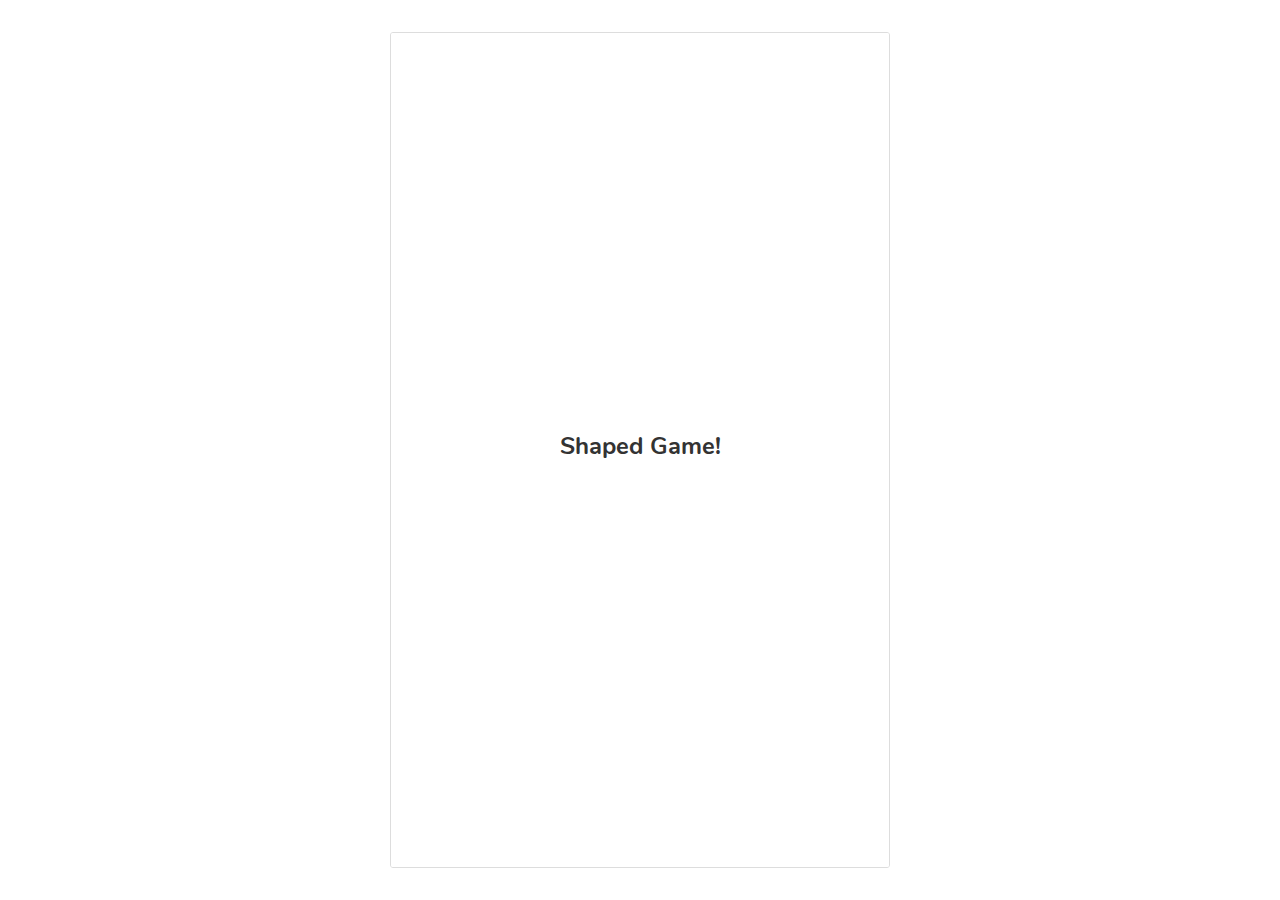
<file: index.html>
<!DOCTYPE html>
<html>

<head>
    <meta charset="utf-8" />
    <meta name="viewport" content="width=device-width, initial-scale=1, user-scalable=no" />
    <meta http-equiv="X-UA-Compatible" content="ie=edge" />
    <meta name="theme-color" content="#fafafa" />

    <title>Shooter Game</title>
    <link type="text/css" rel="stylesheet" href="./assets/css/main.css">
    <link href="./assets/css/main.css.map">
    <link type="text/css" rel="stylesheet" href="./assets/css/materialdesignicons.css">
    <link href="./assets/css/materialdesignicons.css.map">
</head>

<body>

    <div id="app" class="app theme_01">

        <!-- 
            SPLASH PAGE
            
            Información sobre splash page.

         -->
        <section id="splash_page" class="full_window active">
            <!-- Splash template -->
            <div class="splash">
                <h1 class="text_center">
                    <a href="menu.html">Shaped Game!</a>
                </h1 class="text_center">
            </div>
        </section>

    </div>

    <script src="./app/main.js"></script>
</body>

</html>
</file>
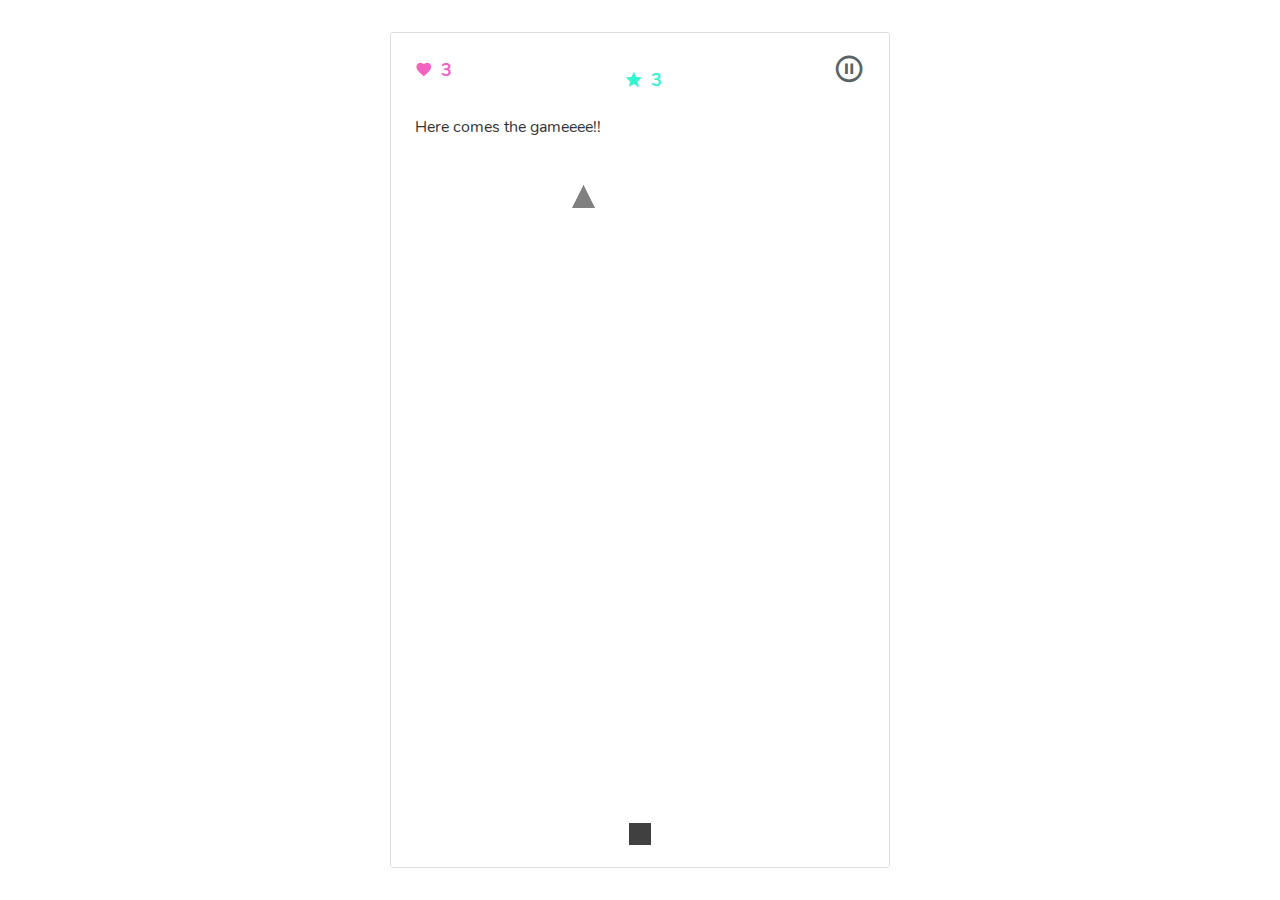
<file: game.html>
<!DOCTYPE html>
<html>

<head>
    <meta charset="utf-8" />
    <meta name="viewport" content="width=device-width, initial-scale=1, user-scalable=no" />
    <meta http-equiv="X-UA-Compatible" content="ie=edge" />
    <meta name="theme-color" content="#fafafa" />

    <title>Shooter Game</title>
    <link type="text/css" rel="stylesheet" href="./assets/css/main.css">
    <link href="./assets/css/main.css.map">
    <link type="text/css" rel="stylesheet" href="./assets/css/materialdesignicons.css">
    <link href="./assets/css/materialdesignicons.css.map">
</head>

<body>

    <div id="app" class="app theme_01">


        <!-- 
            MAIN PAGE
            
            Página donde está alojado el juego
            
         -->
        <section id="main_page" class="full_window active">
            <!-- Main page UI -->
            <div class="ui">
                <div class="lifes">
                    <span class="amount">3</span>
                    <span class="icon">
                        <span class="mdi mdi-cards-heart"></span>
                    </span>
                </div>
                <div class="score">
                    <span class="amount">3</span>
                    <span class="icon">
                        <span class="mdi mdi-star"></span>
                    </span>
                </div>
                <div class="pause">
                    <a href="#" class="pause_btn" id="pause">
                        <span class="mdi mdi-pause-circle-outline"></span>
                    </a>
                </div>
            </div>
            <!-- Main page Juego!! -->
            <div class="game">
                Here comes the gameeee!!
            </div>
        </section>



        <!-- 
            VENTANA MODAL PAUSA
            
            Ventana modal de pausa
            
         -->
        <section id="modal_pause_window" class="modal_window modal_light">
            <!-- modal overlay -->
            <div class="overlay"></div>
            <!-- modal holder -->
            <div class="holder">

                <!-- modal settings -->
                <div class="settings">
                    <div class="setting">
                        <div class="setting_icon">
                            <span class="mdi mdi-volume-high"></span>
                        </div>
                        <div class="setting_label">
                            Background music
                        </div>
                        <div class="setting_toggle">
                            <div class="toggle">
                                <span class="mdi mdi-checkbox-blank-circle"></span>
                            </div>
                        </div>
                    </div>
                    <div class="setting">
                        <div class="setting_icon">
                            <span class="mdi mdi-music-note-eighth"></span>
                        </div>
                        <div class="setting_label">
                            Action sounds
                        </div>
                        <div class="setting_toggle">
                            <div class="toggle">
                                <span class="mdi mdi-checkbox-blank-circle"></span>
                            </div>
                        </div>
                    </div>
                </div>

                <!-- modal ctas -->
                <a class="btn btn_primary" href="#" id="back_to_game">Back to game</a>
                <a class="btn btn_secondary" href="#" id="confirm_quit">Quit game</a>
            </div>
        </section>



        <!-- 
            VENTANA MODAL CONFIRMACIÓN
            
            Ventana modal de confirmación
            
         -->
        <section id="modal_confirm" class="modal_window">
            <!-- modal overlay -->
            <div class="overlay"></div>
            <!-- modal holder -->
            <div class="holder">
                <!-- modal message -->
                <div class="message">
                    If you quit the game, you'll lose all your points.<br>Are you sure?
                </div>

                <!-- modal cta -->
                <div class="cta">
                    <a class="btn btn_primary" href="menu.html">Quit</a>
                    <a class="btn btn_secondary" href="#" id="back_to_game_02">Cancelar</a>
                </div>
            </div>
        </section>

    </div>


    <script src="./app/Game.js" type="text/javascript"></script>
    <script src="./app/Entity.js" type="text/javascript"></script>
    <script src="./app/Character.js" type="text/javascript"></script>
    <script src="./app/Player.js" type="text/javascript"></script>
    <script src="./app/Opponent.js" type="text/javascript"></script>
    <script src="./app/Shot.js" type="text/javascript"></script>
    <script src="./app/main.js" type="text/javascript"></script>
</body>

</html>
</file>
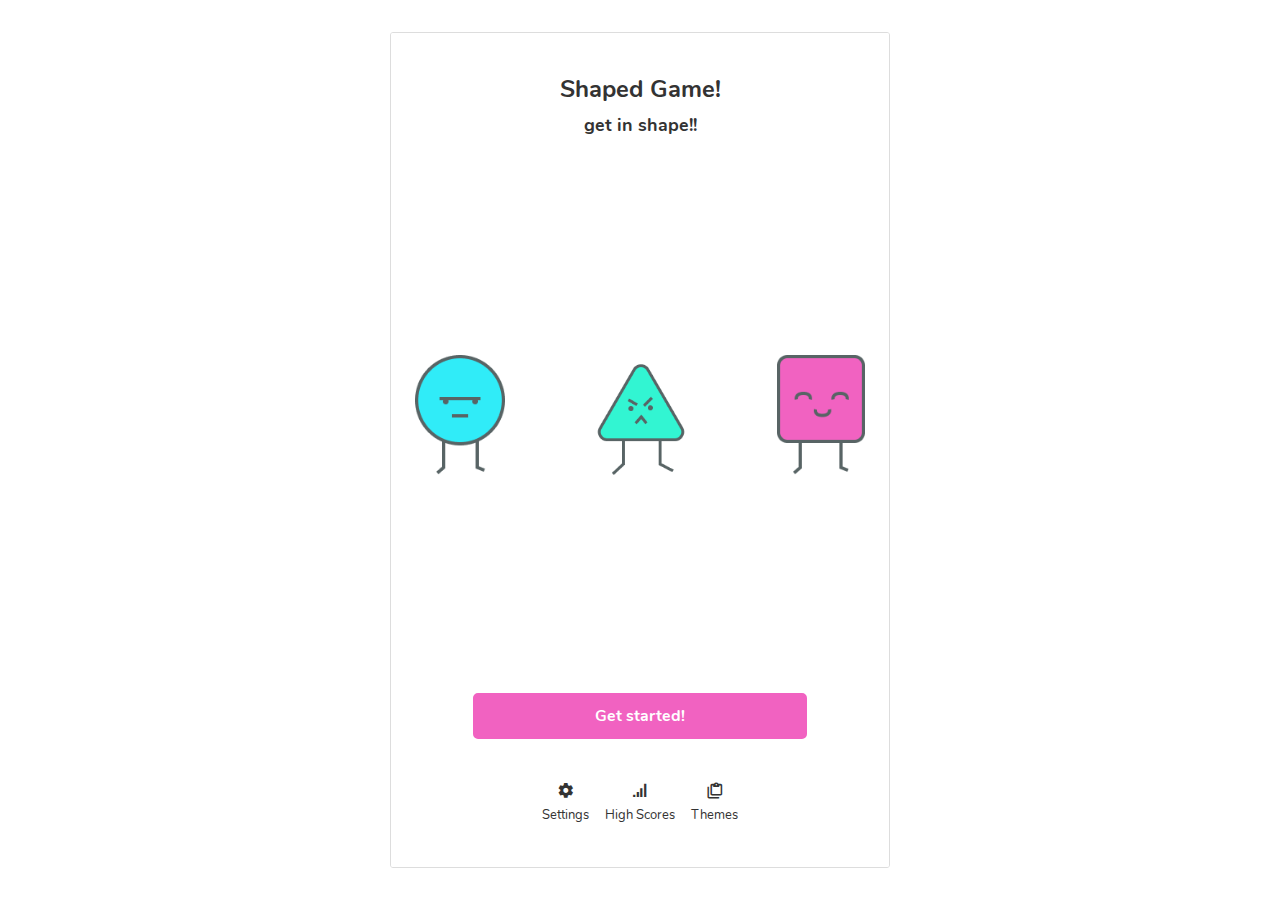
<file: menu.html>
<!DOCTYPE html>
<html>

<head>
    <meta charset="utf-8" />
    <meta name="viewport" content="width=device-width, initial-scale=1, user-scalable=no" />
    <meta http-equiv="X-UA-Compatible" content="ie=edge" />
    <meta name="theme-color" content="#fafafa" />

    <title>Shooter Game</title>
    <link type="text/css" rel="stylesheet" href="./assets/css/main.css">
    <link href="./assets/css/main.css.map">
    <link type="text/css" rel="stylesheet" href="./assets/css/materialdesignicons.css">
    <link href="./assets/css/materialdesignicons.css.map">
</head>

<body>

    <div id="app" class="app theme_01">

        <!-- 
            MENU PAGE
            
            Página de menu
            
         -->
        <section id="menu_page" class="full_window active">
            <!-- Menu page header -->
            <header class="header">
                <h1 class="text_center">Shaped Game!</h1 class="text_center">
                <h2 class="text_center">get in shape!!</h2>
            </header>
            <!-- Menu page slider -->
            <div class="slider">
                <div class="slider_items">
                    <div class="slider_item">
                        <img src="./assets/res/characters/char_03.png" alt="">
                    </div>
                    <div class="slider_item">
                        <img src="./assets/res/characters/char_01.png" alt="">
                    </div>
                    <div class="slider_item">
                        <img src="./assets/res/characters/char_02.png" alt="">
                    </div>
                </div>
            </div>
            <!-- Menu page footer -->
            <footer class="footer">
                <a href="game.html" class="btn btn_primary">Get started!</a>
                <div class="foot_navigation">
                    <ul class="inline_menu centered">
                        <li>
                            <a open-menu="settings">
                                <span class="mdi mdi-settings"></span>
                                <span class="label">Settings</span>
                            </a>
                        </li>
                        <li>
                            <a open-menu="leaderboard">
                                <span class="mdi mdi-signal"></span>
                                <span class="label">High Scores</span>
                            </a>
                        </li>
                        <li>
                            <a open-menu="themes">
                                <span class="mdi mdi-clipboard-multiple-outline"></span>
                                <span class="label">Themes</span>
                            </a>
                        </li>
                    </ul>
                </div>
            </footer>
        </section>




        <!-- 
            PÁGINA DE SETTINGS
            
            Página para modificar settings
            
         -->
        <section id="settings_page" class="full_window menus">
            <!-- Settings header -->
            <header class="header">
                <h2>Settings</h2>
            </header>

            <div class="main">
                <!-- Settings settings -->
                <div class="settings">
                    <div class="setting">
                        <div class="setting_icon">
                            <span class="mdi mdi-volume-high"></span>
                        </div>
                        <div class="setting_label">
                            Background music
                        </div>
                        <div class="setting_toggle">
                            <div class="toggle">
                                <span class="mdi mdi-checkbox-blank-circle"></span>
                            </div>
                        </div>
                    </div>
                    <div class="setting">
                        <div class="setting_icon">
                            <span class="mdi mdi-music-note-eighth"></span>
                        </div>
                        <div class="setting_label">
                            Action sounds
                        </div>
                        <div class="setting_toggle">
                            <div class="toggle">
                                <span class="mdi mdi-checkbox-blank-circle"></span>
                            </div>
                        </div>
                    </div>
                </div>
            </div>


            <!-- Settings back to menu -->
            <footer class="footer">
                <a class="btn btn_primary get_back">Volver al menú</a>
            </footer>
        </section>







        <!-- 
            PÁGINA DE HIGH SCORES
            
            Página para meter high scores con PWA
            
         -->
        <section id="leaderboard_page" class="full_window menus">
            <!-- Leaderboard HighScore -->
            <section class="hscore">
                <header class="header">
                    <h2>High Score</h2>
                </header>
                <div class="main">
                    2014
                </div>
            </section>

            <!-- Leaderboard  -->
            <section class="lboard">
                <header class="header">
                    <h2>Leaderboard</h2>
                </header>
                <div class="main">
                    <div class="lboard_table">
                        <div class="lboard_item">
                            <div class="lboard_item_name">Carlos Aparicio</div>
                            <div class="lboard_item_p">123</div>
                        </div>
                        <div class="lboard_item">
                            <div class="lboard_item_name">Carlos Aparicio</div>
                            <div class="lboard_item_p">123</div>
                        </div>
                        <div class="lboard_item">
                            <div class="lboard_item_name">Carlos Aparicio</div>
                            <div class="lboard_item_p">123</div>
                        </div>
                        <div class="lboard_item you">
                            <div class="lboard_item_name">Carlos Aparicio</div>
                            <div class="lboard_item_p">123</div>
                        </div>
                        <div class="lboard_item">
                            <div class="lboard_item_name">Carlos Aparicio</div>
                            <div class="lboard_item_p">123</div>
                        </div>
                        <div class="lboard_item">
                            <div class="lboard_item_name">Carlos Aparicio</div>
                            <div class="lboard_item_p">123</div>
                        </div>
                        <div class="lboard_item">
                            <div class="lboard_item_name">Carlos Aparicio</div>
                            <div class="lboard_item_p">123</div>
                        </div>
                        <div class="lboard_item">
                            <div class="lboard_item_name">Carlos Aparicio</div>
                            <div class="lboard_item_p">123</div>
                        </div>
                        <div class="lboard_item">
                            <div class="lboard_item_name">Carlos Aparicio</div>
                            <div class="lboard_item_p">123</div>
                        </div>
                        <div class="lboard_item">
                            <div class="lboard_item_name">Carlos Aparicio</div>
                            <div class="lboard_item_p">123</div>
                        </div>
                        <div class="lboard_item">
                            <div class="lboard_item_name">Carlos Aparicio</div>
                            <div class="lboard_item_p">123</div>
                        </div>
                        <div class="lboard_item">
                            <div class="lboard_item_name">Carlos Aparicio</div>
                            <div class="lboard_item_p">123</div>
                        </div>
                    </div>

                </div>
            </section>

            <!-- Leaderboard back to menu -->
            <footer class="footer">
                <a class="btn btn_primary get_back">Volver al menú</a>
            </footer>
        </section>




        <!-- 
            PÁGINA DE THEMING
            
            Página de theming para PWA
            
         -->
        <section id="themes_page" class="full_window menus">
            <!-- Themes header -->
            <header class="header">
                <h2>Themes</h2>
            </header>

            <!-- Themes options -->
            <div class="main">
                <div class="theme_option theme_01 selected">
                    <div class="theme_option_label">
                        Fun & Joy Theme
                    </div>
                    <div class="theme_option_circles">
                        <span class="mdi mdi-checkbox-blank-circle color1"></span>
                        <span class="mdi mdi-checkbox-blank-circle color2"></span>
                        <span class="mdi mdi-checkbox-blank-circle color3"></span>
                        <span class="mdi mdi-checkbox-blank-circle colorGray"></span>
                        <span class="mdi mdi-checkbox-blank-circle colorGrayLight"></span>
                    </div>
                </div>
                <div class="theme_option theme_02">
                    <div class="theme_option_label">
                        Warmy theme
                    </div>
                    <div class="theme_option_circles">
                        <span class="mdi mdi-checkbox-blank-circle color1"></span>
                        <span class="mdi mdi-checkbox-blank-circle color2"></span>
                        <span class="mdi mdi-checkbox-blank-circle color3"></span>
                        <span class="mdi mdi-checkbox-blank-circle colorGray"></span>
                        <span class="mdi mdi-checkbox-blank-circle colorGrayLight"></span>
                    </div>
                </div>
                <div class="theme_option theme_03">
                    <div class="theme_option_label">
                        Coldy theme
                    </div>
                    <div class="theme_option_circles">
                        <span class="mdi mdi-checkbox-blank-circle color1"></span>
                        <span class="mdi mdi-checkbox-blank-circle color2"></span>
                        <span class="mdi mdi-checkbox-blank-circle color3"></span>
                        <span class="mdi mdi-checkbox-blank-circle colorGray"></span>
                        <span class="mdi mdi-checkbox-blank-circle colorGrayLight"></span>
                    </div>
                </div>
            </div>

            <!-- Themes back to menu -->
            <footer class="footer">
                <a class="btn btn_primary get_back">Volver al menú</a>
            </footer>
        </section>


    </div>

    <script src="./app/main.js"></script>
</body>

</html>
</file>
<file: assets/css/main.css>
*,*::before,*::after{-webkit-box-sizing:border-box;box-sizing:border-box}html{font-family:sans-serif;line-height:1.15;-webkit-text-size-adjust:100%;-ms-text-size-adjust:100%;-ms-overflow-style:scrollbar;-webkit-tap-highlight-color:rgba(0,0,0,0)}@-ms-viewport{width:device-width}article,aside,dialog,figcaption,figure,footer,header,hgroup,main,nav,section{display:block}body{margin:0;font-family:"Nunito","Helvetica",Arial,sans_serif;font-size:1rem;font-weight:normal;line-height:1.5rem;color:#333;text-align:left;background-color:#fff}[tabindex="-1"]:focus{outline:0 !important}hr{-webkit-box-sizing:content-box;box-sizing:content-box;height:0;overflow:visible}h1,h2,h3,h4,h5,h6{margin-top:0;margin-bottom:1em}p{margin-top:0;margin-bottom:1em}abbr[title],abbr[data-original-title]{text-decoration:underline;-webkit-text-decoration:underline dotted;text-decoration:underline dotted;cursor:help;border-bottom:0}address{margin-bottom:1rem;font-style:normal;line-height:inherit}ol,ul,dl{margin-top:0;margin-bottom:1rem}ol ol,ul ul,ol ul,ul ol{margin-bottom:0}dt{font-weight:bold}dd{margin-bottom:.5rem;margin-left:0}blockquote{margin:0 0 1rem}dfn{font-style:italic}b,strong{font-weight:bolder}small{font-size:80%}sub,sup{position:relative;font-size:75%;line-height:0;vertical-align:baseline}sub{bottom:-.25em}sup{top:-.5em}a{color:#345c8d;text-decoration:none;background-color:transparent;-webkit-text-decoration-skip:objects}a:hover{color:#264468;text-decoration:none}a:not([href]):not([tabindex]){color:inherit;text-decoration:none}a:not([href]):not([tabindex]):hover:focus{color:inherit;text-decoration:none}a:not([href]):not([tabindex]):focus{outline:0}pre,code,kbd,samp{font-family:monospace, monospace;font-size:1em}pre{margin-top:0;margin-bottom:1rem;overflow:auto;-ms-overflow-style:scrollbar}figure{margin:0 0 1rem}img{vertical-align:middle;border-style:none}svg:not(:root){overflow:hidden}a,area,button,[role="button"],input:not([type="range"]),label,select,summary,textarea{-ms-touch-action:manipulation;touch-action:manipulation}table{border-collapse:collapse}caption{padding-top:.5em;padding-bottom:.5em;color:#595959;text-align:left;caption-side:bottom}th{text-align:inherit}label{display:inline-block;margin-bottom:.5rem}button{border-radius:0}button:focus{outline:1px dotted;outline:5px auto -webkit-focus-ring-color}input,button,select,optgroup,textarea{margin:0;font-family:inherit;font-size:inherit;line-height:inherit}button,input{overflow:visible}button,select{text-transform:none}button,html [type="button"],[type="reset"],[type="submit"]{-webkit-appearance:button}button::-moz-focus-inner,[type="button"]::-moz-focus-inner,[type="reset"]::-moz-focus-inner,[type="submit"]::-moz-focus-inner{padding:0;border-style:none}input[type="radio"],input[type="checkbox"]{-webkit-box-sizing:border-box;box-sizing:border-box;padding:0}input[type="date"],input[type="time"],input[type="datetime-local"],input[type="month"]{-webkit-appearance:listbox}textarea{overflow:auto;resize:vertical}fieldset{min-width:0;padding:0;margin:0;border:0}legend{display:block;width:100%;max-width:100%;padding:0;margin-bottom:.5rem;font-size:1.5rem;line-height:inherit;color:inherit;white-space:normal}progress{vertical-align:baseline}[type="number"]::-webkit-inner-spin-button,[type="number"]::-webkit-outer-spin-button{height:auto}[type="search"]{outline-offset:-2px;-webkit-appearance:none}[type="search"]::-webkit-search-cancel-button,[type="search"]::-webkit-search-decoration{-webkit-appearance:none}::-webkit-file-upload-button{font:inherit;-webkit-appearance:button}output{display:inline-block}summary{display:list-item}template{display:none}[hidden]{display:none !important}@-webkit-keyframes rotation{from{transform:rotate(0deg);-webkit-transform:rotate(0deg)}to{transform:rotate(359deg);-webkit-transform:rotate(359deg)}}@keyframes rotation{from{transform:rotate(0deg);-webkit-transform:rotate(0deg)}to{transform:rotate(359deg);-webkit-transform:rotate(359deg)}}@font-face{font-family:'Nunito';src:url("../fonts/nunito/Nunito-Bold.eot");src:url("../fonts/nunito/Nunito-Bold.eot?#iefix") format("embedded-opentype"),url("../fonts/nunito/Nunito-Bold.woff2") format("woff2"),url("../fonts/nunito/Nunito-Bold.woff") format("woff"),url("../fonts/nunito/Nunito-Bold.ttf") format("truetype"),url("../fonts/nunito/Nunito-Bold.svg#Nunito-Bold") format("svg");font-weight:bold;font-style:normal}@font-face{font-family:'Nunito';src:url("../fonts/nunito/Nunito-ExtraBold.eot");src:url("../fonts/nunito/Nunito-ExtraBold.eot?#iefix") format("embedded-opentype"),url("../fonts/nunito/Nunito-ExtraBold.woff2") format("woff2"),url("../fonts/nunito/Nunito-ExtraBold.woff") format("woff"),url("../fonts/nunito/Nunito-ExtraBold.ttf") format("truetype"),url("../fonts/nunito/Nunito-ExtraBold.svg#Nunito-ExtraBold") format("svg");font-weight:800;font-style:normal}@font-face{font-family:'Nunito';src:url("../fonts/nunito/Nunito-Black.eot");src:url("../fonts/nunito/Nunito-Black.eot?#iefix") format("embedded-opentype"),url("../fonts/nunito/Nunito-Black.woff2") format("woff2"),url("../fonts/nunito/Nunito-Black.woff") format("woff"),url("../fonts/nunito/Nunito-Black.ttf") format("truetype"),url("../fonts/nunito/Nunito-Black.svg#Nunito-Black") format("svg");font-weight:900;font-style:normal}@font-face{font-family:'Nunito';src:url("../fonts/nunito/Nunito-SemiBoldItalic.eot");src:url("../fonts/nunito/Nunito-SemiBoldItalic.eot?#iefix") format("embedded-opentype"),url("../fonts/nunito/Nunito-SemiBoldItalic.woff2") format("woff2"),url("../fonts/nunito/Nunito-SemiBoldItalic.woff") format("woff"),url("../fonts/nunito/Nunito-SemiBoldItalic.ttf") format("truetype"),url("../fonts/nunito/Nunito-SemiBoldItalic.svg#Nunito-SemiBoldItalic") format("svg");font-weight:600;font-style:italic}@font-face{font-family:'Nunito';src:url("../fonts/nunito/Nunito-LightItalic.eot");src:url("../fonts/nunito/Nunito-LightItalic.eot?#iefix") format("embedded-opentype"),url("../fonts/nunito/Nunito-LightItalic.woff2") format("woff2"),url("../fonts/nunito/Nunito-LightItalic.woff") format("woff"),url("../fonts/nunito/Nunito-LightItalic.ttf") format("truetype"),url("../fonts/nunito/Nunito-LightItalic.svg#Nunito-LightItalic") format("svg");font-weight:300;font-style:italic}@font-face{font-family:'Nunito';src:url("../fonts/nunito/Nunito-Regular.eot");src:url("../fonts/nunito/Nunito-Regular.eot?#iefix") format("embedded-opentype"),url("../fonts/nunito/Nunito-Regular.woff2") format("woff2"),url("../fonts/nunito/Nunito-Regular.woff") format("woff"),url("../fonts/nunito/Nunito-Regular.ttf") format("truetype"),url("../fonts/nunito/Nunito-Regular.svg#Nunito-Regular") format("svg");font-weight:normal;font-style:normal}@font-face{font-family:'Nunito';src:url("../fonts/nunito/Nunito-ExtraLight.eot");src:url("../fonts/nunito/Nunito-ExtraLight.eot?#iefix") format("embedded-opentype"),url("../fonts/nunito/Nunito-ExtraLight.woff2") format("woff2"),url("../fonts/nunito/Nunito-ExtraLight.woff") format("woff"),url("../fonts/nunito/Nunito-ExtraLight.ttf") format("truetype"),url("../fonts/nunito/Nunito-ExtraLight.svg#Nunito-ExtraLight") format("svg");font-weight:200;font-style:normal}@font-face{font-family:'Nunito';src:url("../fonts/nunito/Nunito-BoldItalic.eot");src:url("../fonts/nunito/Nunito-BoldItalic.eot?#iefix") format("embedded-opentype"),url("../fonts/nunito/Nunito-BoldItalic.woff2") format("woff2"),url("../fonts/nunito/Nunito-BoldItalic.woff") format("woff"),url("../fonts/nunito/Nunito-BoldItalic.ttf") format("truetype"),url("../fonts/nunito/Nunito-BoldItalic.svg#Nunito-BoldItalic") format("svg");font-weight:bold;font-style:italic}@font-face{font-family:'Nunito';src:url("../fonts/nunito/Nunito-ExtraLightItalic.eot");src:url("../fonts/nunito/Nunito-ExtraLightItalic.eot?#iefix") format("embedded-opentype"),url("../fonts/nunito/Nunito-ExtraLightItalic.woff2") format("woff2"),url("../fonts/nunito/Nunito-ExtraLightItalic.woff") format("woff"),url("../fonts/nunito/Nunito-ExtraLightItalic.ttf") format("truetype"),url("../fonts/nunito/Nunito-ExtraLightItalic.svg#Nunito-ExtraLightItalic") format("svg");font-weight:200;font-style:italic}@font-face{font-family:'Nunito';src:url("../fonts/nunito/Nunito-Light.eot");src:url("../fonts/nunito/Nunito-Light.eot?#iefix") format("embedded-opentype"),url("../fonts/nunito/Nunito-Light.woff2") format("woff2"),url("../fonts/nunito/Nunito-Light.woff") format("woff"),url("../fonts/nunito/Nunito-Light.ttf") format("truetype"),url("../fonts/nunito/Nunito-Light.svg#Nunito-Light") format("svg");font-weight:300;font-style:normal}@font-face{font-family:'Nunito';src:url("../fonts/nunito/Nunito-SemiBold.eot");src:url("../fonts/nunito/Nunito-SemiBold.eot?#iefix") format("embedded-opentype"),url("../fonts/nunito/Nunito-SemiBold.woff2") format("woff2"),url("../fonts/nunito/Nunito-SemiBold.woff") format("woff"),url("../fonts/nunito/Nunito-SemiBold.ttf") format("truetype"),url("../fonts/nunito/Nunito-SemiBold.svg#Nunito-SemiBold") format("svg");font-weight:600;font-style:normal}@font-face{font-family:'Nunito';src:url("../fonts/nunito/Nunito-Italic.eot");src:url("../fonts/nunito/Nunito-Italic.eot?#iefix") format("embedded-opentype"),url("../fonts/nunito/Nunito-Italic.woff2") format("woff2"),url("../fonts/nunito/Nunito-Italic.woff") format("woff"),url("../fonts/nunito/Nunito-Italic.ttf") format("truetype"),url("../fonts/nunito/Nunito-Italic.svg#Nunito-Italic") format("svg");font-weight:normal;font-style:italic}@font-face{font-family:'Nunito';src:url("../fonts/nunito/Nunito-BlackItalic.eot");src:url("../fonts/nunito/Nunito-BlackItalic.eot?#iefix") format("embedded-opentype"),url("../fonts/nunito/Nunito-BlackItalic.woff2") format("woff2"),url("../fonts/nunito/Nunito-BlackItalic.woff") format("woff"),url("../fonts/nunito/Nunito-BlackItalic.ttf") format("truetype"),url("../fonts/nunito/Nunito-BlackItalic.svg#Nunito-BlackItalic") format("svg");font-weight:900;font-style:italic}@font-face{font-family:'Nunito';src:url("../fonts/nunito/Nunito-ExtraBoldItalic.eot");src:url("../fonts/nunito/Nunito-ExtraBoldItalic.eot?#iefix") format("embedded-opentype"),url("../fonts/nunito/Nunito-ExtraBoldItalic.woff2") format("woff2"),url("../fonts/nunito/Nunito-ExtraBoldItalic.woff") format("woff"),url("../fonts/nunito/Nunito-ExtraBoldItalic.ttf") format("truetype"),url("../fonts/nunito/Nunito-ExtraBoldItalic.svg#Nunito-ExtraBoldItalic") format("svg");font-weight:800;font-style:italic}.theme_01 .color1,.theme_01 #main_page .ui .lifes,#main_page .ui .theme_01 .lifes{color:var(--color1_1)}.theme_01 .border_color1,.theme_01 .btn.btn_primary,.theme_01 .theme_option.selected{border-color:var(--color1_1)}.theme_01 .bg_color1,.theme_01 .btn.btn_primary{background-color:var(--color1_1)}.theme_01 .color2,.theme_01 #main_page .ui .score,#main_page .ui .theme_01 .score{color:var(--color2_1)}.theme_01 .border_color2{border-color:var(--color2_1)}.theme_01 .bg_color2,.theme_01 .modal_window.modal_light .overlay,.modal_window.modal_light .theme_01 .overlay,.theme_01 .spinner_window.modal_light .overlay,.spinner_window.modal_light .theme_01 .overlay{background-color:var(--color2_1)}.theme_01 .color3{color:var(--color3_1)}.theme_01 .border_color3{border-color:var(--color3_1)}.theme_01 .bg_color3{background-color:var(--color3_1)}.theme_01 .colorGray,.theme_01 .btn.btn_secondary,.theme_01 #main_page .ui .pause,#main_page .ui .theme_01 .pause{color:var(--color4_1)}.theme_01 .border_colorGray,.theme_01 .btn.btn_secondary{border-color:var(--color4_1)}.theme_01 .bg_colorGray{background-color:var(--color4_1)}.theme_01 .colorGrayLight{color:var(--color5_1)}.theme_01 .border_colorGrayLight{border-color:var(--color5_1)}.theme_01 .bg_colorGrayLight{background-color:var(--color5_1)}.theme_02 .color1,.theme_02 #main_page .ui .lifes,#main_page .ui .theme_02 .lifes{color:var(--color1_2)}.theme_02 .border_color1,.theme_02 .btn.btn_primary,.theme_02 .theme_option.selected{border-color:var(--color1_2)}.theme_02 .bg_color1,.theme_02 .btn.btn_primary{background-color:var(--color1_2)}.theme_02 .color2,.theme_02 #main_page .ui .score,#main_page .ui .theme_02 .score{color:var(--color2_2)}.theme_02 .border_color2{border-color:var(--color2_2)}.theme_02 .bg_color2,.theme_02 .modal_window.modal_light .overlay,.modal_window.modal_light .theme_02 .overlay,.theme_02 .spinner_window.modal_light .overlay,.spinner_window.modal_light .theme_02 .overlay{background-color:var(--color2_2)}.theme_02 .color3{color:var(--color3_2)}.theme_02 .border_color3{border-color:var(--color3_2)}.theme_02 .bg_color3{background-color:var(--color3_2)}.theme_02 .colorGray,.theme_02 .btn.btn_secondary,.theme_02 #main_page .ui .pause,#main_page .ui .theme_02 .pause{color:var(--color4_2)}.theme_02 .border_colorGray,.theme_02 .btn.btn_secondary{border-color:var(--color4_2)}.theme_02 .bg_colorGray{background-color:var(--color4_2)}.theme_02 .colorGrayLight{color:var(--color5_2)}.theme_02 .border_colorGrayLight{border-color:var(--color5_2)}.theme_02 .bg_colorGrayLight{background-color:var(--color5_2)}.theme_03 .color1,.theme_03 #main_page .ui .lifes,#main_page .ui .theme_03 .lifes{color:var(--color1_3)}.theme_03 .border_color1,.theme_03 .btn.btn_primary,.theme_03 .theme_option.selected{border-color:var(--color1_3)}.theme_03 .bg_color1,.theme_03 .btn.btn_primary{background-color:var(--color1_3)}.theme_03 .color2,.theme_03 #main_page .ui .score,#main_page .ui .theme_03 .score{color:var(--color2_3)}.theme_03 .border_color2{border-color:var(--color2_3)}.theme_03 .bg_color2,.theme_03 .modal_window.modal_light .overlay,.modal_window.modal_light .theme_03 .overlay,.theme_03 .spinner_window.modal_light .overlay,.spinner_window.modal_light .theme_03 .overlay{background-color:var(--color2_3)}.theme_03 .color3{color:var(--color3_3)}.theme_03 .border_color3{border-color:var(--color3_3)}.theme_03 .bg_color3{background-color:var(--color3_3)}.theme_03 .colorGray,.theme_03 .btn.btn_secondary,.theme_03 #main_page .ui .pause,#main_page .ui .theme_03 .pause{color:var(--color4_3)}.theme_03 .border_colorGray,.theme_03 .btn.btn_secondary{border-color:var(--color4_3)}.theme_03 .bg_colorGray{background-color:var(--color4_3)}.theme_03 .colorGrayLight{color:var(--color5_3)}.theme_03 .border_colorGrayLight{border-color:var(--color5_3)}.theme_03 .bg_colorGrayLight{background-color:var(--color5_3)}html,body{font-size:1rem;font-family:"Nunito","Helvetica",Arial,sans_serif;line-height:1.5rem;color:#333}h1{font-weight:bold;font-size:1.5rem;line-height:2rem;margin:0 0 .5rem}h2{font-weight:bold;font-size:1.15rem;line-height:1.5rem;margin:0 0 .5rem}a{text-decoration:none;color:inherit}.text_center{text-align:center}.inline_menu{display:-webkit-box;display:-ms-flexbox;display:flex;margin:0;padding:0;list-style:none}.inline_menu.centered{-webkit-box-pack:center;-ms-flex-pack:center;justify-content:center}.inline_menu li{margin-right:1rem}.inline_menu li a{display:block}.inline_menu li:last-child{margin-right:0}.btn{border:none;display:inline-block;border-radius:5px;padding:.5rem 1.5rem;margin:.5rem auto;min-width:80%;text-align:center;font-weight:bold}.btn.btn_primary{color:white;border:3px solid}.btn.btn_secondary{border:3px solid}#app{height:100vh;width:100vw;max-width:500px;position:relative;overflow:hidden}@media screen and (min-width: 500px){#app{border:1px solid #ddd;border-radius:3px;margin:2rem auto;height:calc(100vh - 4rem)}}.full_window{position:absolute;top:0;left:0;width:100%;height:100%;z-index:2;display:-webkit-box;display:-ms-flexbox;display:flex;-webkit-box-orient:vertical;-webkit-box-direction:normal;-ms-flex-direction:column;flex-direction:column;-webkit-box-align:center;-ms-flex-align:center;align-items:center;padding:1.5rem;background-color:#fff;overflow:auto;opacity:0;-webkit-transform:translateX(100%);transform:translateX(100%)}.full_window.active{opacity:1;-webkit-transform:initial;transform:initial}.full_window.in_from_left{-webkit-animation-name:element_in;animation-name:element_in;-webkit-animation-duration:350ms;animation-duration:350ms;-webkit-animation-timing-function:ease-in-out;animation-timing-function:ease-in-out;-webkit-animation-fill-mode:forwards;animation-fill-mode:forwards}.full_window.out{-webkit-animation-name:element_out;animation-name:element_out;-webkit-animation-duration:350ms;animation-duration:350ms;-webkit-animation-timing-function:ease-in-out;animation-timing-function:ease-in-out;-webkit-animation-fill-mode:forwards;animation-fill-mode:forwards}.modal_window{position:absolute;top:0;left:0;width:100%;height:100%;z-index:3;display:-ms-grid;display:grid;-ms-grid-columns:minmax(1rem, 1fr) minmax(auto, 400px) minmax(1rem, 1fr);grid-template-columns:minmax(1rem, 1fr) minmax(auto, 400px) minmax(1rem, 1fr);-ms-grid-rows:1fr auto 1fr;grid-template-rows:1fr auto 1fr;-webkit-transform:translateY(20%);transform:translateY(20%);visibility:hidden;opacity:0;-webkit-transition:all 350ms ease;transition:all 350ms ease}.modal_window.active{-webkit-transform:translateY(0);transform:translateY(0);visibility:visible;opacity:1;-webkit-transition:all 350ms ease;transition:all 350ms ease}.spinner_window{position:absolute;top:0;left:0;width:100%;height:100%;z-index:4}.spinner_window.active{visibility:visible;opacity:1}.spinner_window:not(.active){visibility:hidden;opacity:0}.modal_window .overlay,.spinner_window .overlay{background-color:rgba(0,0,0,0.35);grid-area:1 / 1 / -1 / -1}.modal_window .holder,.spinner_window .holder{padding:1.5rem;-ms-grid-row:2;-ms-grid-row-span:1;-ms-grid-column:2;-ms-grid-column-span:1;grid-area:2 / 2 / span 1 / span 1;background-color:#fff;-webkit-box-shadow:0 2px 2px rgba(0,0,0,0.2);box-shadow:0 2px 2px rgba(0,0,0,0.2);border-radius:3px;z-index:2}.modal_window.modal_light .overlay,.spinner_window.modal_light .overlay{opacity:.4}.modal_window.modal_light .holder,.spinner_window.modal_light .holder{background-color:transparent;-webkit-box-shadow:none;box-shadow:none}#modal_pause_window .settings{margin:0 0 8rem}#modal_pause_window .btn{display:block;margin-bottom:1rem}#modal_confirm .message{font-size:1.2rem;font-weight:bold;margin:0 0 2rem}#modal_confirm .cta{display:-webkit-box;display:-ms-flexbox;display:flex;-webkit-box-pack:justify;-ms-flex-pack:justify;justify-content:space-between;-webkit-box-align:center;-ms-flex-align:center;align-items:center}#modal_confirm .cta>*{-webkit-box-flex:0;-ms-flex:0 1 45%;flex:0 1 45%;margin:0;min-width:initial}#modal_loading_spinner{background-color:rgba(255,255,255,0.3);z-index:10;display:-webkit-box;display:-ms-flexbox;display:flex;-webkit-box-pack:center;-ms-flex-pack:center;justify-content:center;-webkit-box-align:center;-ms-flex-align:center;align-items:center;font-size:2rem}#main_page .ui{margin:0 0 2rem;width:100%;display:-webkit-box;display:-ms-flexbox;display:flex;-webkit-box-pack:justify;-ms-flex-pack:justify;justify-content:space-between;-webkit-box-align:center;-ms-flex-align:center;align-items:center;font-size:1.1rem;font-weight:bold}#main_page .ui .lifes{display:-webkit-box;display:-ms-flexbox;display:flex;-webkit-box-align:center;-ms-flex-align:center;align-items:center}#main_page .ui .lifes .amount{-webkit-box-ordinal-group:2;-ms-flex-order:1;order:1}#main_page .ui .lifes .icon{margin:0 .5rem 0 0}#main_page .ui .score{display:-webkit-box;display:-ms-flexbox;display:flex;-webkit-box-align:center;-ms-flex-align:center;align-items:center;-webkit-transform:translateY(10px);transform:translateY(10px)}#main_page .ui .score .amount{-webkit-box-ordinal-group:2;-ms-flex-order:1;order:1}#main_page .ui .score .icon{margin:0 .5rem 0 0;font-size:1.2rem}#main_page .ui .pause{font-size:2rem}#main_page .ui .pause .pause_btn{display:block}#main_page .ui .pause .pause_btn .mdi{display:block}#main_page .game{width:100%;-ms-flex-preferred-size:100%;flex-basis:100%;position:relative}.Opponent{animation:rotation 3s infinite linear;-webkit-animation:rotation 3s infinite linear}.paused .Opponent{animation:none;-webkit-animation:none}#menu_page .header{padding:1rem;-webkit-box-flex:0;-ms-flex:0 0 auto;flex:0 0 auto}#menu_page .slider{-webkit-box-flex:1;-ms-flex:1 1 100%;flex:1 1 100%;width:100%;display:-webkit-box;display:-ms-flexbox;display:flex;-webkit-box-align:center;-ms-flex-align:center;align-items:center}#menu_page .slider .slider_items{display:-webkit-box;display:-ms-flexbox;display:flex;-webkit-box-pack:justify;-ms-flex-pack:justify;justify-content:space-between;-webkit-box-align:end;-ms-flex-align:end;align-items:flex-end;width:100%}#menu_page .slider .slider_items .slider_item{max-width:30%;text-align:center}#menu_page .slider .slider_items .slider_item img{height:120px;width:100%;-o-object-fit:contain;object-fit:contain;-o-object-position:center;object-position:center}#menu_page .footer{padding:1rem;-webkit-box-flex:0;-ms-flex:0 0 auto;flex:0 0 auto;width:100%;text-align:center}#menu_page .footer .foot_navigation{margin-top:2rem}#menu_page .footer .foot_navigation li a{display:-webkit-box;display:-ms-flexbox;display:flex;-webkit-box-orient:vertical;-webkit-box-direction:normal;-ms-flex-direction:column;flex-direction:column}#menu_page .footer .foot_navigation li a .mdi{font-size:1.1rem}#menu_page .footer .foot_navigation li a .label{font-size:.8rem}#settings_page,#leaderboard_page,#themes_page{display:-webkit-box;display:-ms-flexbox;display:flex;-webkit-box-orient:vertical;-webkit-box-direction:normal;-ms-flex-direction:column;flex-direction:column;-webkit-box-align:center;-ms-flex-align:center;align-items:center}#settings_page .header,#leaderboard_page .header,#themes_page .header{padding:1rem 0;-webkit-box-flex:0;-ms-flex:0 0 auto;flex:0 0 auto;width:100%}#settings_page .main,#leaderboard_page .main,#themes_page .main{-webkit-box-flex:1;-ms-flex:1 1 100%;flex:1 1 100%;width:100%}#settings_page .footer,#leaderboard_page .footer,#themes_page .footer{padding:1rem;-webkit-box-flex:0;-ms-flex:0 0 auto;flex:0 0 auto;width:100%;text-align:center}#settings_page .hscore,#leaderboard_page .hscore,#themes_page .hscore{margin-bottom:2rem;width:100%}#settings_page .hscore .main,#leaderboard_page .hscore .main,#themes_page .hscore .main{font-size:4rem;line-height:4rem;color:#F162C1;font-weight:bold;text-align:center}#settings_page .lboard,#leaderboard_page .lboard,#themes_page .lboard{-webkit-box-flex:1;-ms-flex:1 1 100%;flex:1 1 100%;width:100%}#splash_page{display:-webkit-box;display:-ms-flexbox;display:flex;-webkit-box-pack:center;-ms-flex-pack:center;justify-content:center;-webkit-box-align:center;-ms-flex-align:center;align-items:center}.lboard_table{width:100%;counter-reset:item}.lboard_table .lboard_item{display:-webkit-box;display:-ms-flexbox;display:flex;-webkit-box-pack:justify;-ms-flex-pack:justify;justify-content:space-between;-webkit-box-align:center;-ms-flex-align:center;align-items:center;margin:0 0 1rem}.lboard_table .lboard_item:first-child{color:var(--color2_1);font-weight:bold}.lboard_table .lboard_item.you{color:var(--color1_1);font-weight:bold}.lboard_table .lboard_item::before{counter-increment:item;content:counter(item);min-width:2rem;margin-right:1rem}.lboard_table .lboard_item:nth-child(n+10){display:none}.lboard_table .lboard_item .lboard_item_name{margin-right:auto}.toggle{height:1rem;width:2rem;border:2px solid #666;border-radius:10px;-webkit-transition:all 200ms ease;transition:all 200ms ease}.toggle.on{border:2px solid #32F5D2;color:#32F5D2;-webkit-transition:all 200ms ease;transition:all 200ms ease}.toggle.on span{-webkit-transform:translate(3px, 5px) scale(-0.75);transform:translate(3px, 5px) scale(-0.75);-webkit-transition:all 200ms ease;transition:all 200ms ease}.toggle span{line-height:0;-webkit-transform:translate(-13px, 5px) scale(-0.75);transform:translate(-13px, 5px) scale(-0.75);display:block;-webkit-transition:all 200ms ease;transition:all 200ms ease}.setting{display:-webkit-box;display:-ms-flexbox;display:flex;-webkit-box-align:center;-ms-flex-align:center;align-items:center;margin-bottom:1rem}.setting .setting_icon{-webkit-box-flex:0;-ms-flex:0 0 auto;flex:0 0 auto;margin-right:1rem}.setting .setting_label{-webkit-box-flex:1;-ms-flex:1 1 100%;flex:1 1 100%}.setting .setting_toggle{-webkit-box-flex:0;-ms-flex:0 0 auto;flex:0 0 auto}.theme_option{display:-webkit-box;display:-ms-flexbox;display:flex;-webkit-box-pack:justify;-ms-flex-pack:justify;justify-content:space-between;-webkit-box-align:center;-ms-flex-align:center;align-items:center;padding:.5rem;border:2px solid transparent;margin-bottom:1rem;border-radius:5px;opacity:.8}.theme_option.selected{opacity:1}@-webkit-keyframes element_in{from{opacity:0;-webkit-transform:translateX(100%);transform:translateX(100%)}to{opacity:1;-webkit-transform:translateX(0%);transform:translateX(0%)}}@keyframes element_in{from{opacity:0;-webkit-transform:translateX(100%);transform:translateX(100%)}to{opacity:1;-webkit-transform:translateX(0%);transform:translateX(0%)}}@-webkit-keyframes element_out{from{opacity:1;-webkit-transform:translateX(0%);transform:translateX(0%)}to{opacity:0;-webkit-transform:translateX(-100%);transform:translateX(-100%)}}@keyframes element_out{from{opacity:1;-webkit-transform:translateX(0%);transform:translateX(0%)}to{opacity:0;-webkit-transform:translateX(-100%);transform:translateX(-100%)}}:root{--color1_1: #F162C1;--color2_1: #32F5D2;--color3_1: #30ECF8;--color4_1: #586465;--color5_1: #869FA0;--color1_2: #F7DF07;--color2_2: #F5A732;--color3_2: #F83030;--color4_2: #586465;--color5_2: #869FA0;--color1_3: #07BDF7;--color2_3: #3920D5;--color3_3: #A030F8;--color4_3: #586465;--color5_3: #869FA0}
/*# sourceMappingURL=main.css.map */
</file>
<file: assets/css/materialdesignicons.css>
@font-face{font-family:"Material Design Icons";src:url("../fonts/material-icons/materialdesignicons-webfont.eot?v=4.7.95");src:url("../fonts/material-icons/materialdesignicons-webfont.eot?#iefix&v=4.7.95") format("embedded-opentype"),url("../fonts/material-icons/materialdesignicons-webfont.woff2?v=4.7.95") format("woff2"),url("../fonts/material-icons/materialdesignicons-webfont.woff?v=4.7.95") format("woff"),url("../fonts/material-icons/materialdesignicons-webfont.ttf?v=4.7.95") format("truetype");font-weight:normal;font-style:normal}.mdi:before,.mdi-set{display:inline-block;font:normal normal normal 24px/1 "Material Design Icons";font-size:inherit;text-rendering:auto;line-height:inherit;-webkit-font-smoothing:antialiased;-moz-osx-font-smoothing:grayscale}.mdi-ab-testing::before{content:"\F001C"}.mdi-access-point::before{content:"\F002"}.mdi-access-point-network::before{content:"\F003"}.mdi-access-point-network-off::before{content:"\FBBD"}.mdi-account::before{content:"\F004"}.mdi-account-alert::before{content:"\F005"}.mdi-account-alert-outline::before{content:"\FB2C"}.mdi-account-arrow-left::before{content:"\FB2D"}.mdi-account-arrow-left-outline::before{content:"\FB2E"}.mdi-account-arrow-right::before{content:"\FB2F"}.mdi-account-arrow-right-outline::before{content:"\FB30"}.mdi-account-badge::before{content:"\FD83"}.mdi-account-badge-alert::before{content:"\FD84"}.mdi-account-badge-alert-outline::before{content:"\FD85"}.mdi-account-badge-horizontal::before{content:"\FDF0"}.mdi-account-badge-horizontal-outline::before{content:"\FDF1"}.mdi-account-badge-outline::before{content:"\FD86"}.mdi-account-box::before{content:"\F006"}.mdi-account-box-multiple::before{content:"\F933"}.mdi-account-box-multiple-outline::before{content:"\F002C"}.mdi-account-box-outline::before{content:"\F007"}.mdi-account-card-details::before{content:"\F5D2"}.mdi-account-card-details-outline::before{content:"\FD87"}.mdi-account-cash::before{content:"\F00C2"}.mdi-account-cash-outline::before{content:"\F00C3"}.mdi-account-check::before{content:"\F008"}.mdi-account-check-outline::before{content:"\FBBE"}.mdi-account-child::before{content:"\FA88"}.mdi-account-child-circle::before{content:"\FA89"}.mdi-account-child-outline::before{content:"\F00F3"}.mdi-account-circle::before{content:"\F009"}.mdi-account-circle-outline::before{content:"\FB31"}.mdi-account-clock::before{content:"\FB32"}.mdi-account-clock-outline::before{content:"\FB33"}.mdi-account-convert::before{content:"\F00A"}.mdi-account-details::before{content:"\F631"}.mdi-account-edit::before{content:"\F6BB"}.mdi-account-edit-outline::before{content:"\F001D"}.mdi-account-group::before{content:"\F848"}.mdi-account-group-outline::before{content:"\FB34"}.mdi-account-heart::before{content:"\F898"}.mdi-account-heart-outline::before{content:"\FBBF"}.mdi-account-key::before{content:"\F00B"}.mdi-account-key-outline::before{content:"\FBC0"}.mdi-account-lock::before{content:"\F0189"}.mdi-account-lock-outline::before{content:"\F018A"}.mdi-account-minus::before{content:"\F00D"}.mdi-account-minus-outline::before{content:"\FAEB"}.mdi-account-multiple::before{content:"\F00E"}.mdi-account-multiple-check::before{content:"\F8C4"}.mdi-account-multiple-check-outline::before{content:"\F0229"}.mdi-account-multiple-minus::before{content:"\F5D3"}.mdi-account-multiple-minus-outline::before{content:"\FBC1"}.mdi-account-multiple-outline::before{content:"\F00F"}.mdi-account-multiple-plus::before{content:"\F010"}.mdi-account-multiple-plus-outline::before{content:"\F7FF"}.mdi-account-multiple-remove::before{content:"\F0235"}.mdi-account-multiple-remove-outline::before{content:"\F0236"}.mdi-account-network::before{content:"\F011"}.mdi-account-network-outline::before{content:"\FBC2"}.mdi-account-off::before{content:"\F012"}.mdi-account-off-outline::before{content:"\FBC3"}.mdi-account-outline::before{content:"\F013"}.mdi-account-plus::before{content:"\F014"}.mdi-account-plus-outline::before{content:"\F800"}.mdi-account-question::before{content:"\FB35"}.mdi-account-question-outline::before{content:"\FB36"}.mdi-account-remove::before{content:"\F015"}.mdi-account-remove-outline::before{content:"\FAEC"}.mdi-account-search::before{content:"\F016"}.mdi-account-search-outline::before{content:"\F934"}.mdi-account-settings::before{content:"\F630"}.mdi-account-settings-outline::before{content:"\F00F4"}.mdi-account-star::before{content:"\F017"}.mdi-account-star-outline::before{content:"\FBC4"}.mdi-account-supervisor::before{content:"\FA8A"}.mdi-account-supervisor-circle::before{content:"\FA8B"}.mdi-account-supervisor-outline::before{content:"\F0158"}.mdi-account-switch::before{content:"\F019"}.mdi-account-tie::before{content:"\FCBF"}.mdi-account-tie-outline::before{content:"\F00F5"}.mdi-accusoft::before{content:"\F849"}.mdi-adchoices::before{content:"\FD1E"}.mdi-adjust::before{content:"\F01A"}.mdi-adobe::before{content:"\F935"}.mdi-adobe-acrobat::before{content:"\FFBD"}.mdi-air-conditioner::before{content:"\F01B"}.mdi-air-filter::before{content:"\FD1F"}.mdi-air-horn::before{content:"\FD88"}.mdi-air-humidifier::before{content:"\F00C4"}.mdi-air-purifier::before{content:"\FD20"}.mdi-airbag::before{content:"\FBC5"}.mdi-airballoon::before{content:"\F01C"}.mdi-airballoon-outline::before{content:"\F002D"}.mdi-airplane::before{content:"\F01D"}.mdi-airplane-landing::before{content:"\F5D4"}.mdi-airplane-off::before{content:"\F01E"}.mdi-airplane-takeoff::before{content:"\F5D5"}.mdi-airplay::before{content:"\F01F"}.mdi-airport::before{content:"\F84A"}.mdi-alarm::before{content:"\F020"}.mdi-alarm-bell::before{content:"\F78D"}.mdi-alarm-check::before{content:"\F021"}.mdi-alarm-light::before{content:"\F78E"}.mdi-alarm-light-outline::before{content:"\FBC6"}.mdi-alarm-multiple::before{content:"\F022"}.mdi-alarm-note::before{content:"\FE8E"}.mdi-alarm-note-off::before{content:"\FE8F"}.mdi-alarm-off::before{content:"\F023"}.mdi-alarm-plus::before{content:"\F024"}.mdi-alarm-snooze::before{content:"\F68D"}.mdi-album::before{content:"\F025"}.mdi-alert::before{content:"\F026"}.mdi-alert-box::before{content:"\F027"}.mdi-alert-box-outline::before{content:"\FCC0"}.mdi-alert-circle::before{content:"\F028"}.mdi-alert-circle-check::before{content:"\F0218"}.mdi-alert-circle-check-outline::before{content:"\F0219"}.mdi-alert-circle-outline::before{content:"\F5D6"}.mdi-alert-decagram::before{content:"\F6BC"}.mdi-alert-decagram-outline::before{content:"\FCC1"}.mdi-alert-octagon::before{content:"\F029"}.mdi-alert-octagon-outline::before{content:"\FCC2"}.mdi-alert-octagram::before{content:"\F766"}.mdi-alert-octagram-outline::before{content:"\FCC3"}.mdi-alert-outline::before{content:"\F02A"}.mdi-alert-rhombus::before{content:"\F01F9"}.mdi-alert-rhombus-outline::before{content:"\F01FA"}.mdi-alien::before{content:"\F899"}.mdi-alien-outline::before{content:"\F00F6"}.mdi-align-horizontal-center::before{content:"\F01EE"}.mdi-align-horizontal-left::before{content:"\F01ED"}.mdi-align-horizontal-right::before{content:"\F01EF"}.mdi-align-vertical-bottom::before{content:"\F01F0"}.mdi-align-vertical-center::before{content:"\F01F1"}.mdi-align-vertical-top::before{content:"\F01F2"}.mdi-all-inclusive::before{content:"\F6BD"}.mdi-allergy::before{content:"\F0283"}.mdi-alpha::before{content:"\F02B"}.mdi-alpha-a::before{content:"\41"}.mdi-alpha-a-box::before{content:"\FAED"}.mdi-alpha-a-box-outline::before{content:"\FBC7"}.mdi-alpha-a-circle::before{content:"\FBC8"}.mdi-alpha-a-circle-outline::before{content:"\FBC9"}.mdi-alpha-b::before{content:"\42"}.mdi-alpha-b-box::before{content:"\FAEE"}.mdi-alpha-b-box-outline::before{content:"\FBCA"}.mdi-alpha-b-circle::before{content:"\FBCB"}.mdi-alpha-b-circle-outline::before{content:"\FBCC"}.mdi-alpha-c::before{content:"\43"}.mdi-alpha-c-box::before{content:"\FAEF"}.mdi-alpha-c-box-outline::before{content:"\FBCD"}.mdi-alpha-c-circle::before{content:"\FBCE"}.mdi-alpha-c-circle-outline::before{content:"\FBCF"}.mdi-alpha-d::before{content:"\44"}.mdi-alpha-d-box::before{content:"\FAF0"}.mdi-alpha-d-box-outline::before{content:"\FBD0"}.mdi-alpha-d-circle::before{content:"\FBD1"}.mdi-alpha-d-circle-outline::before{content:"\FBD2"}.mdi-alpha-e::before{content:"\45"}.mdi-alpha-e-box::before{content:"\FAF1"}.mdi-alpha-e-box-outline::before{content:"\FBD3"}.mdi-alpha-e-circle::before{content:"\FBD4"}.mdi-alpha-e-circle-outline::before{content:"\FBD5"}.mdi-alpha-f::before{content:"\46"}.mdi-alpha-f-box::before{content:"\FAF2"}.mdi-alpha-f-box-outline::before{content:"\FBD6"}.mdi-alpha-f-circle::before{content:"\FBD7"}.mdi-alpha-f-circle-outline::before{content:"\FBD8"}.mdi-alpha-g::before{content:"\47"}.mdi-alpha-g-box::before{content:"\FAF3"}.mdi-alpha-g-box-outline::before{content:"\FBD9"}.mdi-alpha-g-circle::before{content:"\FBDA"}.mdi-alpha-g-circle-outline::before{content:"\FBDB"}.mdi-alpha-h::before{content:"\48"}.mdi-alpha-h-box::before{content:"\FAF4"}.mdi-alpha-h-box-outline::before{content:"\FBDC"}.mdi-alpha-h-circle::before{content:"\FBDD"}.mdi-alpha-h-circle-outline::before{content:"\FBDE"}.mdi-alpha-i::before{content:"\49"}.mdi-alpha-i-box::before{content:"\FAF5"}.mdi-alpha-i-box-outline::before{content:"\FBDF"}.mdi-alpha-i-circle::before{content:"\FBE0"}.mdi-alpha-i-circle-outline::before{content:"\FBE1"}.mdi-alpha-j::before{content:"\4A"}.mdi-alpha-j-box::before{content:"\FAF6"}.mdi-alpha-j-box-outline::before{content:"\FBE2"}.mdi-alpha-j-circle::before{content:"\FBE3"}.mdi-alpha-j-circle-outline::before{content:"\FBE4"}.mdi-alpha-k::before{content:"\4B"}.mdi-alpha-k-box::before{content:"\FAF7"}.mdi-alpha-k-box-outline::before{content:"\FBE5"}.mdi-alpha-k-circle::before{content:"\FBE6"}.mdi-alpha-k-circle-outline::before{content:"\FBE7"}.mdi-alpha-l::before{content:"\4C"}.mdi-alpha-l-box::before{content:"\FAF8"}.mdi-alpha-l-box-outline::before{content:"\FBE8"}.mdi-alpha-l-circle::before{content:"\FBE9"}.mdi-alpha-l-circle-outline::before{content:"\FBEA"}.mdi-alpha-m::before{content:"\4D"}.mdi-alpha-m-box::before{content:"\FAF9"}.mdi-alpha-m-box-outline::before{content:"\FBEB"}.mdi-alpha-m-circle::before{content:"\FBEC"}.mdi-alpha-m-circle-outline::before{content:"\FBED"}.mdi-alpha-n::before{content:"\4E"}.mdi-alpha-n-box::before{content:"\FAFA"}.mdi-alpha-n-box-outline::before{content:"\FBEE"}.mdi-alpha-n-circle::before{content:"\FBEF"}.mdi-alpha-n-circle-outline::before{content:"\FBF0"}.mdi-alpha-o::before{content:"\4F"}.mdi-alpha-o-box::before{content:"\FAFB"}.mdi-alpha-o-box-outline::before{content:"\FBF1"}.mdi-alpha-o-circle::before{content:"\FBF2"}.mdi-alpha-o-circle-outline::before{content:"\FBF3"}.mdi-alpha-p::before{content:"\50"}.mdi-alpha-p-box::before{content:"\FAFC"}.mdi-alpha-p-box-outline::before{content:"\FBF4"}.mdi-alpha-p-circle::before{content:"\FBF5"}.mdi-alpha-p-circle-outline::before{content:"\FBF6"}.mdi-alpha-q::before{content:"\51"}.mdi-alpha-q-box::before{content:"\FAFD"}.mdi-alpha-q-box-outline::before{content:"\FBF7"}.mdi-alpha-q-circle::before{content:"\FBF8"}.mdi-alpha-q-circle-outline::before{content:"\FBF9"}.mdi-alpha-r::before{content:"\52"}.mdi-alpha-r-box::before{content:"\FAFE"}.mdi-alpha-r-box-outline::before{content:"\FBFA"}.mdi-alpha-r-circle::before{content:"\FBFB"}.mdi-alpha-r-circle-outline::before{content:"\FBFC"}.mdi-alpha-s::before{content:"\53"}.mdi-alpha-s-box::before{content:"\FAFF"}.mdi-alpha-s-box-outline::before{content:"\FBFD"}.mdi-alpha-s-circle::before{content:"\FBFE"}.mdi-alpha-s-circle-outline::before{content:"\FBFF"}.mdi-alpha-t::before{content:"\54"}.mdi-alpha-t-box::before{content:"\FB00"}.mdi-alpha-t-box-outline::before{content:"\FC00"}.mdi-alpha-t-circle::before{content:"\FC01"}.mdi-alpha-t-circle-outline::before{content:"\FC02"}.mdi-alpha-u::before{content:"\55"}.mdi-alpha-u-box::before{content:"\FB01"}.mdi-alpha-u-box-outline::before{content:"\FC03"}.mdi-alpha-u-circle::before{content:"\FC04"}.mdi-alpha-u-circle-outline::before{content:"\FC05"}.mdi-alpha-v::before{content:"\56"}.mdi-alpha-v-box::before{content:"\FB02"}.mdi-alpha-v-box-outline::before{content:"\FC06"}.mdi-alpha-v-circle::before{content:"\FC07"}.mdi-alpha-v-circle-outline::before{content:"\FC08"}.mdi-alpha-w::before{content:"\57"}.mdi-alpha-w-box::before{content:"\FB03"}.mdi-alpha-w-box-outline::before{content:"\FC09"}.mdi-alpha-w-circle::before{content:"\FC0A"}.mdi-alpha-w-circle-outline::before{content:"\FC0B"}.mdi-alpha-x::before{content:"\58"}.mdi-alpha-x-box::before{content:"\FB04"}.mdi-alpha-x-box-outline::before{content:"\FC0C"}.mdi-alpha-x-circle::before{content:"\FC0D"}.mdi-alpha-x-circle-outline::before{content:"\FC0E"}.mdi-alpha-y::before{content:"\59"}.mdi-alpha-y-box::before{content:"\FB05"}.mdi-alpha-y-box-outline::before{content:"\FC0F"}.mdi-alpha-y-circle::before{content:"\FC10"}.mdi-alpha-y-circle-outline::before{content:"\FC11"}.mdi-alpha-z::before{content:"\5A"}.mdi-alpha-z-box::before{content:"\FB06"}.mdi-alpha-z-box-outline::before{content:"\FC12"}.mdi-alpha-z-circle::before{content:"\FC13"}.mdi-alpha-z-circle-outline::before{content:"\FC14"}.mdi-alphabetical::before{content:"\F02C"}.mdi-alphabetical-off::before{content:"\F002E"}.mdi-alphabetical-variant::before{content:"\F002F"}.mdi-alphabetical-variant-off::before{content:"\F0030"}.mdi-altimeter::before{content:"\F5D7"}.mdi-amazon::before{content:"\F02D"}.mdi-amazon-alexa::before{content:"\F8C5"}.mdi-amazon-drive::before{content:"\F02E"}.mdi-ambulance::before{content:"\F02F"}.mdi-ammunition::before{content:"\FCC4"}.mdi-ampersand::before{content:"\FA8C"}.mdi-amplifier::before{content:"\F030"}.mdi-amplifier-off::before{content:"\F01E0"}.mdi-anchor::before{content:"\F031"}.mdi-android::before{content:"\F032"}.mdi-android-auto::before{content:"\FA8D"}.mdi-android-debug-bridge::before{content:"\F033"}.mdi-android-head::before{content:"\F78F"}.mdi-android-messages::before{content:"\FD21"}.mdi-android-studio::before{content:"\F034"}.mdi-angle-acute::before{content:"\F936"}.mdi-angle-obtuse::before{content:"\F937"}.mdi-angle-right::before{content:"\F938"}.mdi-angular::before{content:"\F6B1"}.mdi-angularjs::before{content:"\F6BE"}.mdi-animation::before{content:"\F5D8"}.mdi-animation-outline::before{content:"\FA8E"}.mdi-animation-play::before{content:"\F939"}.mdi-animation-play-outline::before{content:"\FA8F"}.mdi-ansible::before{content:"\F00C5"}.mdi-antenna::before{content:"\F0144"}.mdi-anvil::before{content:"\F89A"}.mdi-apache-kafka::before{content:"\F0031"}.mdi-api::before{content:"\F00C6"}.mdi-api-off::before{content:"\F0282"}.mdi-apple::before{content:"\F035"}.mdi-apple-finder::before{content:"\F036"}.mdi-apple-icloud::before{content:"\F038"}.mdi-apple-ios::before{content:"\F037"}.mdi-apple-keyboard-caps::before{content:"\F632"}.mdi-apple-keyboard-command::before{content:"\F633"}.mdi-apple-keyboard-control::before{content:"\F634"}.mdi-apple-keyboard-option::before{content:"\F635"}.mdi-apple-keyboard-shift::before{content:"\F636"}.mdi-apple-safari::before{content:"\F039"}.mdi-application::before{content:"\F614"}.mdi-application-export::before{content:"\FD89"}.mdi-application-import::before{content:"\FD8A"}.mdi-approximately-equal::before{content:"\FFBE"}.mdi-approximately-equal-box::before{content:"\FFBF"}.mdi-apps::before{content:"\F03B"}.mdi-apps-box::before{content:"\FD22"}.mdi-arch::before{content:"\F8C6"}.mdi-archive::before{content:"\F03C"}.mdi-archive-arrow-down::before{content:"\F0284"}.mdi-archive-arrow-down-outline::before{content:"\F0285"}.mdi-archive-arrow-up::before{content:"\F0286"}.mdi-archive-arrow-up-outline::before{content:"\F0287"}.mdi-archive-outline::before{content:"\F0239"}.mdi-arm-flex::before{content:"\F008F"}.mdi-arm-flex-outline::before{content:"\F0090"}.mdi-arrange-bring-forward::before{content:"\F03D"}.mdi-arrange-bring-to-front::before{content:"\F03E"}.mdi-arrange-send-backward::before{content:"\F03F"}.mdi-arrange-send-to-back::before{content:"\F040"}.mdi-arrow-all::before{content:"\F041"}.mdi-arrow-bottom-left::before{content:"\F042"}.mdi-arrow-bottom-left-bold-outline::before{content:"\F9B6"}.mdi-arrow-bottom-left-thick::before{content:"\F9B7"}.mdi-arrow-bottom-right::before{content:"\F043"}.mdi-arrow-bottom-right-bold-outline::before{content:"\F9B8"}.mdi-arrow-bottom-right-thick::before{content:"\F9B9"}.mdi-arrow-collapse::before{content:"\F615"}.mdi-arrow-collapse-all::before{content:"\F044"}.mdi-arrow-collapse-down::before{content:"\F791"}.mdi-arrow-collapse-horizontal::before{content:"\F84B"}.mdi-arrow-collapse-left::before{content:"\F792"}.mdi-arrow-collapse-right::before{content:"\F793"}.mdi-arrow-collapse-up::before{content:"\F794"}.mdi-arrow-collapse-vertical::before{content:"\F84C"}.mdi-arrow-decision::before{content:"\F9BA"}.mdi-arrow-decision-auto::before{content:"\F9BB"}.mdi-arrow-decision-auto-outline::before{content:"\F9BC"}.mdi-arrow-decision-outline::before{content:"\F9BD"}.mdi-arrow-down::before{content:"\F045"}.mdi-arrow-down-bold::before{content:"\F72D"}.mdi-arrow-down-bold-box::before{content:"\F72E"}.mdi-arrow-down-bold-box-outline::before{content:"\F72F"}.mdi-arrow-down-bold-circle::before{content:"\F047"}.mdi-arrow-down-bold-circle-outline::before{content:"\F048"}.mdi-arrow-down-bold-hexagon-outline::before{content:"\F049"}.mdi-arrow-down-bold-outline::before{content:"\F9BE"}.mdi-arrow-down-box::before{content:"\F6BF"}.mdi-arrow-down-circle::before{content:"\FCB7"}.mdi-arrow-down-circle-outline::before{content:"\FCB8"}.mdi-arrow-down-drop-circle::before{content:"\F04A"}.mdi-arrow-down-drop-circle-outline::before{content:"\F04B"}.mdi-arrow-down-thick::before{content:"\F046"}.mdi-arrow-expand::before{content:"\F616"}.mdi-arrow-expand-all::before{content:"\F04C"}.mdi-arrow-expand-down::before{content:"\F795"}.mdi-arrow-expand-horizontal::before{content:"\F84D"}.mdi-arrow-expand-left::before{content:"\F796"}.mdi-arrow-expand-right::before{content:"\F797"}.mdi-arrow-expand-up::before{content:"\F798"}.mdi-arrow-expand-vertical::before{content:"\F84E"}.mdi-arrow-horizontal-lock::before{content:"\F0186"}.mdi-arrow-left::before{content:"\F04D"}.mdi-arrow-left-bold::before{content:"\F730"}.mdi-arrow-left-bold-box::before{content:"\F731"}.mdi-arrow-left-bold-box-outline::before{content:"\F732"}.mdi-arrow-left-bold-circle::before{content:"\F04F"}.mdi-arrow-left-bold-circle-outline::before{content:"\F050"}.mdi-arrow-left-bold-hexagon-outline::before{content:"\F051"}.mdi-arrow-left-bold-outline::before{content:"\F9BF"}.mdi-arrow-left-box::before{content:"\F6C0"}.mdi-arrow-left-circle::before{content:"\FCB9"}.mdi-arrow-left-circle-outline::before{content:"\FCBA"}.mdi-arrow-left-drop-circle::before{content:"\F052"}.mdi-arrow-left-drop-circle-outline::before{content:"\F053"}.mdi-arrow-left-right::before{content:"\FE90"}.mdi-arrow-left-right-bold::before{content:"\FE91"}.mdi-arrow-left-right-bold-outline::before{content:"\F9C0"}.mdi-arrow-left-thick::before{content:"\F04E"}.mdi-arrow-right::before{content:"\F054"}.mdi-arrow-right-bold::before{content:"\F733"}.mdi-arrow-right-bold-box::before{content:"\F734"}.mdi-arrow-right-bold-box-outline::before{content:"\F735"}.mdi-arrow-right-bold-circle::before{content:"\F056"}.mdi-arrow-right-bold-circle-outline::before{content:"\F057"}.mdi-arrow-right-bold-hexagon-outline::before{content:"\F058"}.mdi-arrow-right-bold-outline::before{content:"\F9C1"}.mdi-arrow-right-box::before{content:"\F6C1"}.mdi-arrow-right-circle::before{content:"\FCBB"}.mdi-arrow-right-circle-outline::before{content:"\FCBC"}.mdi-arrow-right-drop-circle::before{content:"\F059"}.mdi-arrow-right-drop-circle-outline::before{content:"\F05A"}.mdi-arrow-right-thick::before{content:"\F055"}.mdi-arrow-split-horizontal::before{content:"\F93A"}.mdi-arrow-split-vertical::before{content:"\F93B"}.mdi-arrow-top-left::before{content:"\F05B"}.mdi-arrow-top-left-bold-outline::before{content:"\F9C2"}.mdi-arrow-top-left-bottom-right::before{content:"\FE92"}.mdi-arrow-top-left-bottom-right-bold::before{content:"\FE93"}.mdi-arrow-top-left-thick::before{content:"\F9C3"}.mdi-arrow-top-right::before{content:"\F05C"}.mdi-arrow-top-right-bold-outline::before{content:"\F9C4"}.mdi-arrow-top-right-bottom-left::before{content:"\FE94"}.mdi-arrow-top-right-bottom-left-bold::before{content:"\FE95"}.mdi-arrow-top-right-thick::before{content:"\F9C5"}.mdi-arrow-up::before{content:"\F05D"}.mdi-arrow-up-bold::before{content:"\F736"}.mdi-arrow-up-bold-box::before{content:"\F737"}.mdi-arrow-up-bold-box-outline::before{content:"\F738"}.mdi-arrow-up-bold-circle::before{content:"\F05F"}.mdi-arrow-up-bold-circle-outline::before{content:"\F060"}.mdi-arrow-up-bold-hexagon-outline::before{content:"\F061"}.mdi-arrow-up-bold-outline::before{content:"\F9C6"}.mdi-arrow-up-box::before{content:"\F6C2"}.mdi-arrow-up-circle::before{content:"\FCBD"}.mdi-arrow-up-circle-outline::before{content:"\FCBE"}.mdi-arrow-up-down::before{content:"\FE96"}.mdi-arrow-up-down-bold::before{content:"\FE97"}.mdi-arrow-up-down-bold-outline::before{content:"\F9C7"}.mdi-arrow-up-drop-circle::before{content:"\F062"}.mdi-arrow-up-drop-circle-outline::before{content:"\F063"}.mdi-arrow-up-thick::before{content:"\F05E"}.mdi-arrow-vertical-lock::before{content:"\F0187"}.mdi-artist::before{content:"\F802"}.mdi-artist-outline::before{content:"\FCC5"}.mdi-artstation::before{content:"\FB37"}.mdi-aspect-ratio::before{content:"\FA23"}.mdi-assistant::before{content:"\F064"}.mdi-asterisk::before{content:"\F6C3"}.mdi-at::before{content:"\F065"}.mdi-atlassian::before{content:"\F803"}.mdi-atm::before{content:"\FD23"}.mdi-atom::before{content:"\F767"}.mdi-atom-variant::before{content:"\FE98"}.mdi-attachment::before{content:"\F066"}.mdi-audio-video::before{content:"\F93C"}.mdi-audio-video-off::before{content:"\F01E1"}.mdi-audiobook::before{content:"\F067"}.mdi-augmented-reality::before{content:"\F84F"}.mdi-auto-fix::before{content:"\F068"}.mdi-auto-upload::before{content:"\F069"}.mdi-autorenew::before{content:"\F06A"}.mdi-av-timer::before{content:"\F06B"}.mdi-aws::before{content:"\FDF2"}.mdi-axe::before{content:"\F8C7"}.mdi-axis::before{content:"\FD24"}.mdi-axis-arrow::before{content:"\FD25"}.mdi-axis-arrow-lock::before{content:"\FD26"}.mdi-axis-lock::before{content:"\FD27"}.mdi-axis-x-arrow::before{content:"\FD28"}.mdi-axis-x-arrow-lock::before{content:"\FD29"}.mdi-axis-x-rotate-clockwise::before{content:"\FD2A"}.mdi-axis-x-rotate-counterclockwise::before{content:"\FD2B"}.mdi-axis-x-y-arrow-lock::before{content:"\FD2C"}.mdi-axis-y-arrow::before{content:"\FD2D"}.mdi-axis-y-arrow-lock::before{content:"\FD2E"}.mdi-axis-y-rotate-clockwise::before{content:"\FD2F"}.mdi-axis-y-rotate-counterclockwise::before{content:"\FD30"}.mdi-axis-z-arrow::before{content:"\FD31"}.mdi-axis-z-arrow-lock::before{content:"\FD32"}.mdi-axis-z-rotate-clockwise::before{content:"\FD33"}.mdi-axis-z-rotate-counterclockwise::before{content:"\FD34"}.mdi-azure::before{content:"\F804"}.mdi-azure-devops::before{content:"\F0091"}.mdi-babel::before{content:"\FA24"}.mdi-baby::before{content:"\F06C"}.mdi-baby-bottle::before{content:"\FF56"}.mdi-baby-bottle-outline::before{content:"\FF57"}.mdi-baby-carriage::before{content:"\F68E"}.mdi-baby-carriage-off::before{content:"\FFC0"}.mdi-baby-face::before{content:"\FE99"}.mdi-baby-face-outline::before{content:"\FE9A"}.mdi-backburger::before{content:"\F06D"}.mdi-backspace::before{content:"\F06E"}.mdi-backspace-outline::before{content:"\FB38"}.mdi-backspace-reverse::before{content:"\FE9B"}.mdi-backspace-reverse-outline::before{content:"\FE9C"}.mdi-backup-restore::before{content:"\F06F"}.mdi-bacteria::before{content:"\FEF2"}.mdi-bacteria-outline::before{content:"\FEF3"}.mdi-badminton::before{content:"\F850"}.mdi-bag-carry-on::before{content:"\FF58"}.mdi-bag-carry-on-check::before{content:"\FD41"}.mdi-bag-carry-on-off::before{content:"\FF59"}.mdi-bag-checked::before{content:"\FF5A"}.mdi-bag-personal::before{content:"\FDF3"}.mdi-bag-personal-off::before{content:"\FDF4"}.mdi-bag-personal-off-outline::before{content:"\FDF5"}.mdi-bag-personal-outline::before{content:"\FDF6"}.mdi-baguette::before{content:"\FF5B"}.mdi-balloon::before{content:"\FA25"}.mdi-ballot::before{content:"\F9C8"}.mdi-ballot-outline::before{content:"\F9C9"}.mdi-ballot-recount::before{content:"\FC15"}.mdi-ballot-recount-outline::before{content:"\FC16"}.mdi-bandage::before{content:"\FD8B"}.mdi-bandcamp::before{content:"\F674"}.mdi-bank::before{content:"\F070"}.mdi-bank-minus::before{content:"\FD8C"}.mdi-bank-outline::before{content:"\FE9D"}.mdi-bank-plus::before{content:"\FD8D"}.mdi-bank-remove::before{content:"\FD8E"}.mdi-bank-transfer::before{content:"\FA26"}.mdi-bank-transfer-in::before{content:"\FA27"}.mdi-bank-transfer-out::before{content:"\FA28"}.mdi-barcode::before{content:"\F071"}.mdi-barcode-off::before{content:"\F0261"}.mdi-barcode-scan::before{content:"\F072"}.mdi-barley::before{content:"\F073"}.mdi-barley-off::before{content:"\FB39"}.mdi-barn::before{content:"\FB3A"}.mdi-barrel::before{content:"\F074"}.mdi-baseball::before{content:"\F851"}.mdi-baseball-bat::before{content:"\F852"}.mdi-basecamp::before{content:"\F075"}.mdi-bash::before{content:"\F01AE"}.mdi-basket::before{content:"\F076"}.mdi-basket-fill::before{content:"\F077"}.mdi-basket-outline::before{content:"\F01AC"}.mdi-basket-unfill::before{content:"\F078"}.mdi-basketball::before{content:"\F805"}.mdi-basketball-hoop::before{content:"\FC17"}.mdi-basketball-hoop-outline::before{content:"\FC18"}.mdi-bat::before{content:"\FB3B"}.mdi-battery::before{content:"\F079"}.mdi-battery-10::before{content:"\F07A"}.mdi-battery-10-bluetooth::before{content:"\F93D"}.mdi-battery-20::before{content:"\F07B"}.mdi-battery-20-bluetooth::before{content:"\F93E"}.mdi-battery-30::before{content:"\F07C"}.mdi-battery-30-bluetooth::before{content:"\F93F"}.mdi-battery-40::before{content:"\F07D"}.mdi-battery-40-bluetooth::before{content:"\F940"}.mdi-battery-50::before{content:"\F07E"}.mdi-battery-50-bluetooth::before{content:"\F941"}.mdi-battery-60::before{content:"\F07F"}.mdi-battery-60-bluetooth::before{content:"\F942"}.mdi-battery-70::before{content:"\F080"}.mdi-battery-70-bluetooth::before{content:"\F943"}.mdi-battery-80::before{content:"\F081"}.mdi-battery-80-bluetooth::before{content:"\F944"}.mdi-battery-90::before{content:"\F082"}.mdi-battery-90-bluetooth::before{content:"\F945"}.mdi-battery-alert::before{content:"\F083"}.mdi-battery-alert-bluetooth::before{content:"\F946"}.mdi-battery-alert-variant::before{content:"\F00F7"}.mdi-battery-alert-variant-outline::before{content:"\F00F8"}.mdi-battery-bluetooth::before{content:"\F947"}.mdi-battery-bluetooth-variant::before{content:"\F948"}.mdi-battery-charging::before{content:"\F084"}.mdi-battery-charging-10::before{content:"\F89B"}.mdi-battery-charging-100::before{content:"\F085"}.mdi-battery-charging-20::before{content:"\F086"}.mdi-battery-charging-30::before{content:"\F087"}.mdi-battery-charging-40::before{content:"\F088"}.mdi-battery-charging-50::before{content:"\F89C"}.mdi-battery-charging-60::before{content:"\F089"}.mdi-battery-charging-70::before{content:"\F89D"}.mdi-battery-charging-80::before{content:"\F08A"}.mdi-battery-charging-90::before{content:"\F08B"}.mdi-battery-charging-high::before{content:"\F02D1"}.mdi-battery-charging-low::before{content:"\F02CF"}.mdi-battery-charging-medium::before{content:"\F02D0"}.mdi-battery-charging-outline::before{content:"\F89E"}.mdi-battery-charging-wireless::before{content:"\F806"}.mdi-battery-charging-wireless-10::before{content:"\F807"}.mdi-battery-charging-wireless-20::before{content:"\F808"}.mdi-battery-charging-wireless-30::before{content:"\F809"}.mdi-battery-charging-wireless-40::before{content:"\F80A"}.mdi-battery-charging-wireless-50::before{content:"\F80B"}.mdi-battery-charging-wireless-60::before{content:"\F80C"}.mdi-battery-charging-wireless-70::before{content:"\F80D"}.mdi-battery-charging-wireless-80::before{content:"\F80E"}.mdi-battery-charging-wireless-90::before{content:"\F80F"}.mdi-battery-charging-wireless-alert::before{content:"\F810"}.mdi-battery-charging-wireless-outline::before{content:"\F811"}.mdi-battery-heart::before{content:"\F023A"}.mdi-battery-heart-outline::before{content:"\F023B"}.mdi-battery-heart-variant::before{content:"\F023C"}.mdi-battery-high::before{content:"\F02CE"}.mdi-battery-low::before{content:"\F02CC"}.mdi-battery-medium::before{content:"\F02CD"}.mdi-battery-minus::before{content:"\F08C"}.mdi-battery-negative::before{content:"\F08D"}.mdi-battery-off::before{content:"\F0288"}.mdi-battery-off-outline::before{content:"\F0289"}.mdi-battery-outline::before{content:"\F08E"}.mdi-battery-plus::before{content:"\F08F"}.mdi-battery-positive::before{content:"\F090"}.mdi-battery-unknown::before{content:"\F091"}.mdi-battery-unknown-bluetooth::before{content:"\F949"}.mdi-battlenet::before{content:"\FB3C"}.mdi-beach::before{content:"\F092"}.mdi-beaker::before{content:"\FCC6"}.mdi-beaker-alert::before{content:"\F0254"}.mdi-beaker-alert-outline::before{content:"\F0255"}.mdi-beaker-check::before{content:"\F0256"}.mdi-beaker-check-outline::before{content:"\F0257"}.mdi-beaker-minus::before{content:"\F0258"}.mdi-beaker-minus-outline::before{content:"\F0259"}.mdi-beaker-outline::before{content:"\F68F"}.mdi-beaker-plus::before{content:"\F025A"}.mdi-beaker-plus-outline::before{content:"\F025B"}.mdi-beaker-question::before{content:"\F025C"}.mdi-beaker-question-outline::before{content:"\F025D"}.mdi-beaker-remove::before{content:"\F025E"}.mdi-beaker-remove-outline::before{content:"\F025F"}.mdi-beats::before{content:"\F097"}.mdi-bed-double::before{content:"\F0092"}.mdi-bed-double-outline::before{content:"\F0093"}.mdi-bed-empty::before{content:"\F89F"}.mdi-bed-king::before{content:"\F0094"}.mdi-bed-king-outline::before{content:"\F0095"}.mdi-bed-queen::before{content:"\F0096"}.mdi-bed-queen-outline::before{content:"\F0097"}.mdi-bed-single::before{content:"\F0098"}.mdi-bed-single-outline::before{content:"\F0099"}.mdi-bee::before{content:"\FFC1"}.mdi-bee-flower::before{content:"\FFC2"}.mdi-beehive-outline::before{content:"\F00F9"}.mdi-beer::before{content:"\F098"}.mdi-behance::before{content:"\F099"}.mdi-bell::before{content:"\F09A"}.mdi-bell-alert::before{content:"\FD35"}.mdi-bell-alert-outline::before{content:"\FE9E"}.mdi-bell-check::before{content:"\F0210"}.mdi-bell-check-outline::before{content:"\F0211"}.mdi-bell-circle::before{content:"\FD36"}.mdi-bell-circle-outline::before{content:"\FD37"}.mdi-bell-off::before{content:"\F09B"}.mdi-bell-off-outline::before{content:"\FA90"}.mdi-bell-outline::before{content:"\F09C"}.mdi-bell-plus::before{content:"\F09D"}.mdi-bell-plus-outline::before{content:"\FA91"}.mdi-bell-ring::before{content:"\F09E"}.mdi-bell-ring-outline::before{content:"\F09F"}.mdi-bell-sleep::before{content:"\F0A0"}.mdi-bell-sleep-outline::before{content:"\FA92"}.mdi-beta::before{content:"\F0A1"}.mdi-betamax::before{content:"\F9CA"}.mdi-biathlon::before{content:"\FDF7"}.mdi-bible::before{content:"\F0A2"}.mdi-bicycle::before{content:"\F00C7"}.mdi-bicycle-basket::before{content:"\F0260"}.mdi-bike::before{content:"\F0A3"}.mdi-bike-fast::before{content:"\F014A"}.mdi-billboard::before{content:"\F0032"}.mdi-billiards::before{content:"\FB3D"}.mdi-billiards-rack::before{content:"\FB3E"}.mdi-bing::before{content:"\F0A4"}.mdi-binoculars::before{content:"\F0A5"}.mdi-bio::before{content:"\F0A6"}.mdi-biohazard::before{content:"\F0A7"}.mdi-bitbucket::before{content:"\F0A8"}.mdi-bitcoin::before{content:"\F812"}.mdi-black-mesa::before{content:"\F0A9"}.mdi-blackberry::before{content:"\F0AA"}.mdi-blender::before{content:"\FCC7"}.mdi-blender-software::before{content:"\F0AB"}.mdi-blinds::before{content:"\F0AC"}.mdi-blinds-open::before{content:"\F0033"}.mdi-block-helper::before{content:"\F0AD"}.mdi-blogger::before{content:"\F0AE"}.mdi-blood-bag::before{content:"\FCC8"}.mdi-bluetooth::before{content:"\F0AF"}.mdi-bluetooth-audio::before{content:"\F0B0"}.mdi-bluetooth-connect::before{content:"\F0B1"}.mdi-bluetooth-off::before{content:"\F0B2"}.mdi-bluetooth-settings::before{content:"\F0B3"}.mdi-bluetooth-transfer::before{content:"\F0B4"}.mdi-blur::before{content:"\F0B5"}.mdi-blur-linear::before{content:"\F0B6"}.mdi-blur-off::before{content:"\F0B7"}.mdi-blur-radial::before{content:"\F0B8"}.mdi-bolnisi-cross::before{content:"\FCC9"}.mdi-bolt::before{content:"\FD8F"}.mdi-bomb::before{content:"\F690"}.mdi-bomb-off::before{content:"\F6C4"}.mdi-bone::before{content:"\F0B9"}.mdi-book::before{content:"\F0BA"}.mdi-book-information-variant::before{content:"\F009A"}.mdi-book-lock::before{content:"\F799"}.mdi-book-lock-open::before{content:"\F79A"}.mdi-book-minus::before{content:"\F5D9"}.mdi-book-minus-multiple::before{content:"\FA93"}.mdi-book-multiple::before{content:"\F0BB"}.mdi-book-open::before{content:"\F0BD"}.mdi-book-open-outline::before{content:"\FB3F"}.mdi-book-open-page-variant::before{content:"\F5DA"}.mdi-book-open-variant::before{content:"\F0BE"}.mdi-book-outline::before{content:"\FB40"}.mdi-book-play::before{content:"\FE9F"}.mdi-book-play-outline::before{content:"\FEA0"}.mdi-book-plus::before{content:"\F5DB"}.mdi-book-plus-multiple::before{content:"\FA94"}.mdi-book-remove::before{content:"\FA96"}.mdi-book-remove-multiple::before{content:"\FA95"}.mdi-book-search::before{content:"\FEA1"}.mdi-book-search-outline::before{content:"\FEA2"}.mdi-book-variant::before{content:"\F0BF"}.mdi-book-variant-multiple::before{content:"\F0BC"}.mdi-bookmark::before{content:"\F0C0"}.mdi-bookmark-check::before{content:"\F0C1"}.mdi-bookmark-minus::before{content:"\F9CB"}.mdi-bookmark-minus-outline::before{content:"\F9CC"}.mdi-bookmark-multiple::before{content:"\FDF8"}.mdi-bookmark-multiple-outline::before{content:"\FDF9"}.mdi-bookmark-music::before{content:"\F0C2"}.mdi-bookmark-off::before{content:"\F9CD"}.mdi-bookmark-off-outline::before{content:"\F9CE"}.mdi-bookmark-outline::before{content:"\F0C3"}.mdi-bookmark-plus::before{content:"\F0C5"}.mdi-bookmark-plus-outline::before{content:"\F0C4"}.mdi-bookmark-remove::before{content:"\F0C6"}.mdi-bookshelf::before{content:"\F028A"}.mdi-boom-gate::before{content:"\FEA3"}.mdi-boom-gate-alert::before{content:"\FEA4"}.mdi-boom-gate-alert-outline::before{content:"\FEA5"}.mdi-boom-gate-down::before{content:"\FEA6"}.mdi-boom-gate-down-outline::before{content:"\FEA7"}.mdi-boom-gate-outline::before{content:"\FEA8"}.mdi-boom-gate-up::before{content:"\FEA9"}.mdi-boom-gate-up-outline::before{content:"\FEAA"}.mdi-boombox::before{content:"\F5DC"}.mdi-boomerang::before{content:"\F00FA"}.mdi-bootstrap::before{content:"\F6C5"}.mdi-border-all::before{content:"\F0C7"}.mdi-border-all-variant::before{content:"\F8A0"}.mdi-border-bottom::before{content:"\F0C8"}.mdi-border-bottom-variant::before{content:"\F8A1"}.mdi-border-color::before{content:"\F0C9"}.mdi-border-horizontal::before{content:"\F0CA"}.mdi-border-inside::before{content:"\F0CB"}.mdi-border-left::before{content:"\F0CC"}.mdi-border-left-variant::before{content:"\F8A2"}.mdi-border-none::before{content:"\F0CD"}.mdi-border-none-variant::before{content:"\F8A3"}.mdi-border-outside::before{content:"\F0CE"}.mdi-border-right::before{content:"\F0CF"}.mdi-border-right-variant::before{content:"\F8A4"}.mdi-border-style::before{content:"\F0D0"}.mdi-border-top::before{content:"\F0D1"}.mdi-border-top-variant::before{content:"\F8A5"}.mdi-border-vertical::before{content:"\F0D2"}.mdi-bottle-soda::before{content:"\F009B"}.mdi-bottle-soda-classic::before{content:"\F009C"}.mdi-bottle-soda-outline::before{content:"\F009D"}.mdi-bottle-tonic::before{content:"\F0159"}.mdi-bottle-tonic-outline::before{content:"\F015A"}.mdi-bottle-tonic-plus::before{content:"\F015B"}.mdi-bottle-tonic-plus-outline::before{content:"\F015C"}.mdi-bottle-tonic-skull::before{content:"\F015D"}.mdi-bottle-tonic-skull-outline::before{content:"\F015E"}.mdi-bottle-wine::before{content:"\F853"}.mdi-bow-tie::before{content:"\F677"}.mdi-bowl::before{content:"\F617"}.mdi-bowling::before{content:"\F0D3"}.mdi-box::before{content:"\F0D4"}.mdi-box-cutter::before{content:"\F0D5"}.mdi-box-shadow::before{content:"\F637"}.mdi-boxing-glove::before{content:"\FB41"}.mdi-braille::before{content:"\F9CF"}.mdi-brain::before{content:"\F9D0"}.mdi-bread-slice::before{content:"\FCCA"}.mdi-bread-slice-outline::before{content:"\FCCB"}.mdi-bridge::before{content:"\F618"}.mdi-briefcase::before{content:"\F0D6"}.mdi-briefcase-account::before{content:"\FCCC"}.mdi-briefcase-account-outline::before{content:"\FCCD"}.mdi-briefcase-check::before{content:"\F0D7"}.mdi-briefcase-clock::before{content:"\F00FB"}.mdi-briefcase-clock-outline::before{content:"\F00FC"}.mdi-briefcase-download::before{content:"\F0D8"}.mdi-briefcase-download-outline::before{content:"\FC19"}.mdi-briefcase-edit::before{content:"\FA97"}.mdi-briefcase-edit-outline::before{content:"\FC1A"}.mdi-briefcase-minus::before{content:"\FA29"}.mdi-briefcase-minus-outline::before{content:"\FC1B"}.mdi-briefcase-outline::before{content:"\F813"}.mdi-briefcase-plus::before{content:"\FA2A"}.mdi-briefcase-plus-outline::before{content:"\FC1C"}.mdi-briefcase-remove::before{content:"\FA2B"}.mdi-briefcase-remove-outline::before{content:"\FC1D"}.mdi-briefcase-search::before{content:"\FA2C"}.mdi-briefcase-search-outline::before{content:"\FC1E"}.mdi-briefcase-upload::before{content:"\F0D9"}.mdi-briefcase-upload-outline::before{content:"\FC1F"}.mdi-brightness-1::before{content:"\F0DA"}.mdi-brightness-2::before{content:"\F0DB"}.mdi-brightness-3::before{content:"\F0DC"}.mdi-brightness-4::before{content:"\F0DD"}.mdi-brightness-5::before{content:"\F0DE"}.mdi-brightness-6::before{content:"\F0DF"}.mdi-brightness-7::before{content:"\F0E0"}.mdi-brightness-auto::before{content:"\F0E1"}.mdi-brightness-percent::before{content:"\FCCE"}.mdi-broom::before{content:"\F0E2"}.mdi-brush::before{content:"\F0E3"}.mdi-buddhism::before{content:"\F94A"}.mdi-buffer::before{content:"\F619"}.mdi-bug::before{content:"\F0E4"}.mdi-bug-check::before{content:"\FA2D"}.mdi-bug-check-outline::before{content:"\FA2E"}.mdi-bug-outline::before{content:"\FA2F"}.mdi-bugle::before{content:"\FD90"}.mdi-bulldozer::before{content:"\FB07"}.mdi-bullet::before{content:"\FCCF"}.mdi-bulletin-board::before{content:"\F0E5"}.mdi-bullhorn::before{content:"\F0E6"}.mdi-bullhorn-outline::before{content:"\FB08"}.mdi-bullseye::before{content:"\F5DD"}.mdi-bullseye-arrow::before{content:"\F8C8"}.mdi-bus::before{content:"\F0E7"}.mdi-bus-alert::before{content:"\FA98"}.mdi-bus-articulated-end::before{content:"\F79B"}.mdi-bus-articulated-front::before{content:"\F79C"}.mdi-bus-clock::before{content:"\F8C9"}.mdi-bus-double-decker::before{content:"\F79D"}.mdi-bus-marker::before{content:"\F023D"}.mdi-bus-multiple::before{content:"\FF5C"}.mdi-bus-school::before{content:"\F79E"}.mdi-bus-side::before{content:"\F79F"}.mdi-bus-stop::before{content:"\F0034"}.mdi-bus-stop-covered::before{content:"\F0035"}.mdi-bus-stop-uncovered::before{content:"\F0036"}.mdi-cached::before{content:"\F0E8"}.mdi-cactus::before{content:"\FD91"}.mdi-cake::before{content:"\F0E9"}.mdi-cake-layered::before{content:"\F0EA"}.mdi-cake-variant::before{content:"\F0EB"}.mdi-calculator::before{content:"\F0EC"}.mdi-calculator-variant::before{content:"\FA99"}.mdi-calendar::before{content:"\F0ED"}.mdi-calendar-account::before{content:"\FEF4"}.mdi-calendar-account-outline::before{content:"\FEF5"}.mdi-calendar-alert::before{content:"\FA30"}.mdi-calendar-arrow-left::before{content:"\F015F"}.mdi-calendar-arrow-right::before{content:"\F0160"}.mdi-calendar-blank::before{content:"\F0EE"}.mdi-calendar-blank-multiple::before{content:"\F009E"}.mdi-calendar-blank-outline::before{content:"\FB42"}.mdi-calendar-check::before{content:"\F0EF"}.mdi-calendar-check-outline::before{content:"\FC20"}.mdi-calendar-clock::before{content:"\F0F0"}.mdi-calendar-edit::before{content:"\F8A6"}.mdi-calendar-export::before{content:"\FB09"}.mdi-calendar-heart::before{content:"\F9D1"}.mdi-calendar-import::before{content:"\FB0A"}.mdi-calendar-minus::before{content:"\FD38"}.mdi-calendar-month::before{content:"\FDFA"}.mdi-calendar-month-outline::before{content:"\FDFB"}.mdi-calendar-multiple::before{content:"\F0F1"}.mdi-calendar-multiple-check::before{content:"\F0F2"}.mdi-calendar-multiselect::before{content:"\FA31"}.mdi-calendar-outline::before{content:"\FB43"}.mdi-calendar-plus::before{content:"\F0F3"}.mdi-calendar-question::before{content:"\F691"}.mdi-calendar-range::before{content:"\F678"}.mdi-calendar-range-outline::before{content:"\FB44"}.mdi-calendar-remove::before{content:"\F0F4"}.mdi-calendar-remove-outline::before{content:"\FC21"}.mdi-calendar-repeat::before{content:"\FEAB"}.mdi-calendar-repeat-outline::before{content:"\FEAC"}.mdi-calendar-search::before{content:"\F94B"}.mdi-calendar-star::before{content:"\F9D2"}.mdi-calendar-text::before{content:"\F0F5"}.mdi-calendar-text-outline::before{content:"\FC22"}.mdi-calendar-today::before{content:"\F0F6"}.mdi-calendar-week::before{content:"\FA32"}.mdi-calendar-week-begin::before{content:"\FA33"}.mdi-calendar-weekend::before{content:"\FEF6"}.mdi-calendar-weekend-outline::before{content:"\FEF7"}.mdi-call-made::before{content:"\F0F7"}.mdi-call-merge::before{content:"\F0F8"}.mdi-call-missed::before{content:"\F0F9"}.mdi-call-received::before{content:"\F0FA"}.mdi-call-split::before{content:"\F0FB"}.mdi-camcorder::before{content:"\F0FC"}.mdi-camcorder-box::before{content:"\F0FD"}.mdi-camcorder-box-off::before{content:"\F0FE"}.mdi-camcorder-off::before{content:"\F0FF"}.mdi-camera::before{content:"\F100"}.mdi-camera-account::before{content:"\F8CA"}.mdi-camera-burst::before{content:"\F692"}.mdi-camera-control::before{content:"\FB45"}.mdi-camera-enhance::before{content:"\F101"}.mdi-camera-enhance-outline::before{content:"\FB46"}.mdi-camera-front::before{content:"\F102"}.mdi-camera-front-variant::before{content:"\F103"}.mdi-camera-gopro::before{content:"\F7A0"}.mdi-camera-image::before{content:"\F8CB"}.mdi-camera-iris::before{content:"\F104"}.mdi-camera-metering-center::before{content:"\F7A1"}.mdi-camera-metering-matrix::before{content:"\F7A2"}.mdi-camera-metering-partial::before{content:"\F7A3"}.mdi-camera-metering-spot::before{content:"\F7A4"}.mdi-camera-off::before{content:"\F5DF"}.mdi-camera-outline::before{content:"\FD39"}.mdi-camera-party-mode::before{content:"\F105"}.mdi-camera-plus::before{content:"\FEF8"}.mdi-camera-plus-outline::before{content:"\FEF9"}.mdi-camera-rear::before{content:"\F106"}.mdi-camera-rear-variant::before{content:"\F107"}.mdi-camera-retake::before{content:"\FDFC"}.mdi-camera-retake-outline::before{content:"\FDFD"}.mdi-camera-switch::before{content:"\F108"}.mdi-camera-timer::before{content:"\F109"}.mdi-camera-wireless::before{content:"\FD92"}.mdi-camera-wireless-outline::before{content:"\FD93"}.mdi-campfire::before{content:"\FEFA"}.mdi-cancel::before{content:"\F739"}.mdi-candle::before{content:"\F5E2"}.mdi-candycane::before{content:"\F10A"}.mdi-cannabis::before{content:"\F7A5"}.mdi-caps-lock::before{content:"\FA9A"}.mdi-car::before{content:"\F10B"}.mdi-car-2-plus::before{content:"\F0037"}.mdi-car-3-plus::before{content:"\F0038"}.mdi-car-back::before{content:"\FDFE"}.mdi-car-battery::before{content:"\F10C"}.mdi-car-brake-abs::before{content:"\FC23"}.mdi-car-brake-alert::before{content:"\FC24"}.mdi-car-brake-hold::before{content:"\FD3A"}.mdi-car-brake-parking::before{content:"\FD3B"}.mdi-car-brake-retarder::before{content:"\F0039"}.mdi-car-child-seat::before{content:"\FFC3"}.mdi-car-clutch::before{content:"\F003A"}.mdi-car-connected::before{content:"\F10D"}.mdi-car-convertible::before{content:"\F7A6"}.mdi-car-coolant-level::before{content:"\F003B"}.mdi-car-cruise-control::before{content:"\FD3C"}.mdi-car-defrost-front::before{content:"\FD3D"}.mdi-car-defrost-rear::before{content:"\FD3E"}.mdi-car-door::before{content:"\FB47"}.mdi-car-door-lock::before{content:"\F00C8"}.mdi-car-electric::before{content:"\FB48"}.mdi-car-esp::before{content:"\FC25"}.mdi-car-estate::before{content:"\F7A7"}.mdi-car-hatchback::before{content:"\F7A8"}.mdi-car-info::before{content:"\F01E9"}.mdi-car-key::before{content:"\FB49"}.mdi-car-light-dimmed::before{content:"\FC26"}.mdi-car-light-fog::before{content:"\FC27"}.mdi-car-light-high::before{content:"\FC28"}.mdi-car-limousine::before{content:"\F8CC"}.mdi-car-multiple::before{content:"\FB4A"}.mdi-car-off::before{content:"\FDFF"}.mdi-car-parking-lights::before{content:"\FD3F"}.mdi-car-pickup::before{content:"\F7A9"}.mdi-car-seat::before{content:"\FFC4"}.mdi-car-seat-cooler::before{content:"\FFC5"}.mdi-car-seat-heater::before{content:"\FFC6"}.mdi-car-shift-pattern::before{content:"\FF5D"}.mdi-car-side::before{content:"\F7AA"}.mdi-car-sports::before{content:"\F7AB"}.mdi-car-tire-alert::before{content:"\FC29"}.mdi-car-traction-control::before{content:"\FD40"}.mdi-car-turbocharger::before{content:"\F003C"}.mdi-car-wash::before{content:"\F10E"}.mdi-car-windshield::before{content:"\F003D"}.mdi-car-windshield-outline::before{content:"\F003E"}.mdi-caravan::before{content:"\F7AC"}.mdi-card::before{content:"\FB4B"}.mdi-card-bulleted::before{content:"\FB4C"}.mdi-card-bulleted-off::before{content:"\FB4D"}.mdi-card-bulleted-off-outline::before{content:"\FB4E"}.mdi-card-bulleted-outline::before{content:"\FB4F"}.mdi-card-bulleted-settings::before{content:"\FB50"}.mdi-card-bulleted-settings-outline::before{content:"\FB51"}.mdi-card-outline::before{content:"\FB52"}.mdi-card-plus::before{content:"\F022A"}.mdi-card-plus-outline::before{content:"\F022B"}.mdi-card-search::before{content:"\F009F"}.mdi-card-search-outline::before{content:"\F00A0"}.mdi-card-text::before{content:"\FB53"}.mdi-card-text-outline::before{content:"\FB54"}.mdi-cards::before{content:"\F638"}.mdi-cards-club::before{content:"\F8CD"}.mdi-cards-diamond::before{content:"\F8CE"}.mdi-cards-diamond-outline::before{content:"\F003F"}.mdi-cards-heart::before{content:"\F8CF"}.mdi-cards-outline::before{content:"\F639"}.mdi-cards-playing-outline::before{content:"\F63A"}.mdi-cards-spade::before{content:"\F8D0"}.mdi-cards-variant::before{content:"\F6C6"}.mdi-carrot::before{content:"\F10F"}.mdi-cart::before{content:"\F110"}.mdi-cart-arrow-down::before{content:"\FD42"}.mdi-cart-arrow-right::before{content:"\FC2A"}.mdi-cart-arrow-up::before{content:"\FD43"}.mdi-cart-minus::before{content:"\FD44"}.mdi-cart-off::before{content:"\F66B"}.mdi-cart-outline::before{content:"\F111"}.mdi-cart-plus::before{content:"\F112"}.mdi-cart-remove::before{content:"\FD45"}.mdi-case-sensitive-alt::before{content:"\F113"}.mdi-cash::before{content:"\F114"}.mdi-cash-100::before{content:"\F115"}.mdi-cash-marker::before{content:"\FD94"}.mdi-cash-minus::before{content:"\F028B"}.mdi-cash-multiple::before{content:"\F116"}.mdi-cash-plus::before{content:"\F028C"}.mdi-cash-refund::before{content:"\FA9B"}.mdi-cash-register::before{content:"\FCD0"}.mdi-cash-remove::before{content:"\F028D"}.mdi-cash-usd::before{content:"\F01A1"}.mdi-cash-usd-outline::before{content:"\F117"}.mdi-cassette::before{content:"\F9D3"}.mdi-cast::before{content:"\F118"}.mdi-cast-audio::before{content:"\F0040"}.mdi-cast-connected::before{content:"\F119"}.mdi-cast-education::before{content:"\FE6D"}.mdi-cast-off::before{content:"\F789"}.mdi-castle::before{content:"\F11A"}.mdi-cat::before{content:"\F11B"}.mdi-cctv::before{content:"\F7AD"}.mdi-ceiling-light::before{content:"\F768"}.mdi-cellphone::before{content:"\F11C"}.mdi-cellphone-android::before{content:"\F11D"}.mdi-cellphone-arrow-down::before{content:"\F9D4"}.mdi-cellphone-basic::before{content:"\F11E"}.mdi-cellphone-dock::before{content:"\F11F"}.mdi-cellphone-erase::before{content:"\F94C"}.mdi-cellphone-information::before{content:"\FF5E"}.mdi-cellphone-iphone::before{content:"\F120"}.mdi-cellphone-key::before{content:"\F94D"}.mdi-cellphone-link::before{content:"\F121"}.mdi-cellphone-link-off::before{content:"\F122"}.mdi-cellphone-lock::before{content:"\F94E"}.mdi-cellphone-message::before{content:"\F8D2"}.mdi-cellphone-message-off::before{content:"\F00FD"}.mdi-cellphone-nfc::before{content:"\FEAD"}.mdi-cellphone-off::before{content:"\F94F"}.mdi-cellphone-play::before{content:"\F0041"}.mdi-cellphone-screenshot::before{content:"\FA34"}.mdi-cellphone-settings::before{content:"\F123"}.mdi-cellphone-settings-variant::before{content:"\F950"}.mdi-cellphone-sound::before{content:"\F951"}.mdi-cellphone-text::before{content:"\F8D1"}.mdi-cellphone-wireless::before{content:"\F814"}.mdi-celtic-cross::before{content:"\FCD1"}.mdi-centos::before{content:"\F0145"}.mdi-certificate::before{content:"\F124"}.mdi-certificate-outline::before{content:"\F01B3"}.mdi-chair-rolling::before{content:"\FFBA"}.mdi-chair-school::before{content:"\F125"}.mdi-charity::before{content:"\FC2B"}.mdi-chart-arc::before{content:"\F126"}.mdi-chart-areaspline::before{content:"\F127"}.mdi-chart-areaspline-variant::before{content:"\FEAE"}.mdi-chart-bar::before{content:"\F128"}.mdi-chart-bar-stacked::before{content:"\F769"}.mdi-chart-bell-curve::before{content:"\FC2C"}.mdi-chart-bell-curve-cumulative::before{content:"\FFC7"}.mdi-chart-bubble::before{content:"\F5E3"}.mdi-chart-donut::before{content:"\F7AE"}.mdi-chart-donut-variant::before{content:"\F7AF"}.mdi-chart-gantt::before{content:"\F66C"}.mdi-chart-histogram::before{content:"\F129"}.mdi-chart-line::before{content:"\F12A"}.mdi-chart-line-stacked::before{content:"\F76A"}.mdi-chart-line-variant::before{content:"\F7B0"}.mdi-chart-multiline::before{content:"\F8D3"}.mdi-chart-multiple::before{content:"\F023E"}.mdi-chart-pie::before{content:"\F12B"}.mdi-chart-scatter-plot::before{content:"\FEAF"}.mdi-chart-scatter-plot-hexbin::before{content:"\F66D"}.mdi-chart-snakey::before{content:"\F020A"}.mdi-chart-snakey-variant::before{content:"\F020B"}.mdi-chart-timeline::before{content:"\F66E"}.mdi-chart-timeline-variant::before{content:"\FEB0"}.mdi-chart-tree::before{content:"\FEB1"}.mdi-chat::before{content:"\FB55"}.mdi-chat-alert::before{content:"\FB56"}.mdi-chat-outline::before{content:"\FEFB"}.mdi-chat-processing::before{content:"\FB57"}.mdi-check::before{content:"\F12C"}.mdi-check-all::before{content:"\F12D"}.mdi-check-bold::before{content:"\FE6E"}.mdi-check-box-multiple-outline::before{content:"\FC2D"}.mdi-check-box-outline::before{content:"\FC2E"}.mdi-check-circle::before{content:"\F5E0"}.mdi-check-circle-outline::before{content:"\F5E1"}.mdi-check-decagram::before{content:"\F790"}.mdi-check-network::before{content:"\FC2F"}.mdi-check-network-outline::before{content:"\FC30"}.mdi-check-outline::before{content:"\F854"}.mdi-check-underline::before{content:"\FE70"}.mdi-check-underline-circle::before{content:"\FE71"}.mdi-check-underline-circle-outline::before{content:"\FE72"}.mdi-checkbook::before{content:"\FA9C"}.mdi-checkbox-blank::before{content:"\F12E"}.mdi-checkbox-blank-circle::before{content:"\F12F"}.mdi-checkbox-blank-circle-outline::before{content:"\F130"}.mdi-checkbox-blank-outline::before{content:"\F131"}.mdi-checkbox-intermediate::before{content:"\F855"}.mdi-checkbox-marked::before{content:"\F132"}.mdi-checkbox-marked-circle::before{content:"\F133"}.mdi-checkbox-marked-circle-outline::before{content:"\F134"}.mdi-checkbox-marked-outline::before{content:"\F135"}.mdi-checkbox-multiple-blank::before{content:"\F136"}.mdi-checkbox-multiple-blank-circle::before{content:"\F63B"}.mdi-checkbox-multiple-blank-circle-outline::before{content:"\F63C"}.mdi-checkbox-multiple-blank-outline::before{content:"\F137"}.mdi-checkbox-multiple-marked::before{content:"\F138"}.mdi-checkbox-multiple-marked-circle::before{content:"\F63D"}.mdi-checkbox-multiple-marked-circle-outline::before{content:"\F63E"}.mdi-checkbox-multiple-marked-outline::before{content:"\F139"}.mdi-checkerboard::before{content:"\F13A"}.mdi-checkerboard-minus::before{content:"\F022D"}.mdi-checkerboard-plus::before{content:"\F022C"}.mdi-checkerboard-remove::before{content:"\F022E"}.mdi-cheese::before{content:"\F02E4"}.mdi-chef-hat::before{content:"\FB58"}.mdi-chemical-weapon::before{content:"\F13B"}.mdi-chess-bishop::before{content:"\F85B"}.mdi-chess-king::before{content:"\F856"}.mdi-chess-knight::before{content:"\F857"}.mdi-chess-pawn::before{content:"\F858"}.mdi-chess-queen::before{content:"\F859"}.mdi-chess-rook::before{content:"\F85A"}.mdi-chevron-double-down::before{content:"\F13C"}.mdi-chevron-double-left::before{content:"\F13D"}.mdi-chevron-double-right::before{content:"\F13E"}.mdi-chevron-double-up::before{content:"\F13F"}.mdi-chevron-down::before{content:"\F140"}.mdi-chevron-down-box::before{content:"\F9D5"}.mdi-chevron-down-box-outline::before{content:"\F9D6"}.mdi-chevron-down-circle::before{content:"\FB0B"}.mdi-chevron-down-circle-outline::before{content:"\FB0C"}.mdi-chevron-left::before{content:"\F141"}.mdi-chevron-left-box::before{content:"\F9D7"}.mdi-chevron-left-box-outline::before{content:"\F9D8"}.mdi-chevron-left-circle::before{content:"\FB0D"}.mdi-chevron-left-circle-outline::before{content:"\FB0E"}.mdi-chevron-right::before{content:"\F142"}.mdi-chevron-right-box::before{content:"\F9D9"}.mdi-chevron-right-box-outline::before{content:"\F9DA"}.mdi-chevron-right-circle::before{content:"\FB0F"}.mdi-chevron-right-circle-outline::before{content:"\FB10"}.mdi-chevron-triple-down::before{content:"\FD95"}.mdi-chevron-triple-left::before{content:"\FD96"}.mdi-chevron-triple-right::before{content:"\FD97"}.mdi-chevron-triple-up::before{content:"\FD98"}.mdi-chevron-up::before{content:"\F143"}.mdi-chevron-up-box::before{content:"\F9DB"}.mdi-chevron-up-box-outline::before{content:"\F9DC"}.mdi-chevron-up-circle::before{content:"\FB11"}.mdi-chevron-up-circle-outline::before{content:"\FB12"}.mdi-chili-hot::before{content:"\F7B1"}.mdi-chili-medium::before{content:"\F7B2"}.mdi-chili-mild::before{content:"\F7B3"}.mdi-chip::before{content:"\F61A"}.mdi-christianity::before{content:"\F952"}.mdi-christianity-outline::before{content:"\FCD2"}.mdi-church::before{content:"\F144"}.mdi-cigar::before{content:"\F01B4"}.mdi-circle::before{content:"\F764"}.mdi-circle-double::before{content:"\FEB2"}.mdi-circle-edit-outline::before{content:"\F8D4"}.mdi-circle-expand::before{content:"\FEB3"}.mdi-circle-medium::before{content:"\F9DD"}.mdi-circle-off-outline::before{content:"\F00FE"}.mdi-circle-outline::before{content:"\F765"}.mdi-circle-slice-1::before{content:"\FA9D"}.mdi-circle-slice-2::before{content:"\FA9E"}.mdi-circle-slice-3::before{content:"\FA9F"}.mdi-circle-slice-4::before{content:"\FAA0"}.mdi-circle-slice-5::before{content:"\FAA1"}.mdi-circle-slice-6::before{content:"\FAA2"}.mdi-circle-slice-7::before{content:"\FAA3"}.mdi-circle-slice-8::before{content:"\FAA4"}.mdi-circle-small::before{content:"\F9DE"}.mdi-circular-saw::before{content:"\FE73"}.mdi-cisco-webex::before{content:"\F145"}.mdi-city::before{content:"\F146"}.mdi-city-variant::before{content:"\FA35"}.mdi-city-variant-outline::before{content:"\FA36"}.mdi-clipboard::before{content:"\F147"}.mdi-clipboard-account::before{content:"\F148"}.mdi-clipboard-account-outline::before{content:"\FC31"}.mdi-clipboard-alert::before{content:"\F149"}.mdi-clipboard-alert-outline::before{content:"\FCD3"}.mdi-clipboard-arrow-down::before{content:"\F14A"}.mdi-clipboard-arrow-down-outline::before{content:"\FC32"}.mdi-clipboard-arrow-left::before{content:"\F14B"}.mdi-clipboard-arrow-left-outline::before{content:"\FCD4"}.mdi-clipboard-arrow-right::before{content:"\FCD5"}.mdi-clipboard-arrow-right-outline::before{content:"\FCD6"}.mdi-clipboard-arrow-up::before{content:"\FC33"}.mdi-clipboard-arrow-up-outline::before{content:"\FC34"}.mdi-clipboard-check::before{content:"\F14C"}.mdi-clipboard-check-multiple::before{content:"\F028E"}.mdi-clipboard-check-multiple-outline::before{content:"\F028F"}.mdi-clipboard-check-outline::before{content:"\F8A7"}.mdi-clipboard-file::before{content:"\F0290"}.mdi-clipboard-file-outline::before{content:"\F0291"}.mdi-clipboard-flow::before{content:"\F6C7"}.mdi-clipboard-flow-outline::before{content:"\F0142"}.mdi-clipboard-list::before{content:"\F00FF"}.mdi-clipboard-list-outline::before{content:"\F0100"}.mdi-clipboard-multiple::before{content:"\F0292"}.mdi-clipboard-multiple-outline::before{content:"\F0293"}.mdi-clipboard-outline::before{content:"\F14D"}.mdi-clipboard-play::before{content:"\FC35"}.mdi-clipboard-play-multiple::before{content:"\F0294"}.mdi-clipboard-play-multiple-outline::before{content:"\F0295"}.mdi-clipboard-play-outline::before{content:"\FC36"}.mdi-clipboard-plus::before{content:"\F750"}.mdi-clipboard-pulse::before{content:"\F85C"}.mdi-clipboard-pulse-outline::before{content:"\F85D"}.mdi-clipboard-text::before{content:"\F14E"}.mdi-clipboard-text-multiple::before{content:"\F0296"}.mdi-clipboard-text-multiple-outline::before{content:"\F0297"}.mdi-clipboard-text-outline::before{content:"\FA37"}.mdi-clipboard-text-play::before{content:"\FC37"}.mdi-clipboard-text-play-outline::before{content:"\FC38"}.mdi-clippy::before{content:"\F14F"}.mdi-clock::before{content:"\F953"}.mdi-clock-alert::before{content:"\F954"}.mdi-clock-alert-outline::before{content:"\F5CE"}.mdi-clock-check::before{content:"\FFC8"}.mdi-clock-check-outline::before{content:"\FFC9"}.mdi-clock-digital::before{content:"\FEB4"}.mdi-clock-end::before{content:"\F151"}.mdi-clock-fast::before{content:"\F152"}.mdi-clock-in::before{content:"\F153"}.mdi-clock-out::before{content:"\F154"}.mdi-clock-outline::before{content:"\F150"}.mdi-clock-start::before{content:"\F155"}.mdi-close::before{content:"\F156"}.mdi-close-box::before{content:"\F157"}.mdi-close-box-multiple::before{content:"\FC39"}.mdi-close-box-multiple-outline::before{content:"\FC3A"}.mdi-close-box-outline::before{content:"\F158"}.mdi-close-circle::before{content:"\F159"}.mdi-close-circle-outline::before{content:"\F15A"}.mdi-close-network::before{content:"\F15B"}.mdi-close-network-outline::before{content:"\FC3B"}.mdi-close-octagon::before{content:"\F15C"}.mdi-close-octagon-outline::before{content:"\F15D"}.mdi-close-outline::before{content:"\F6C8"}.mdi-closed-caption::before{content:"\F15E"}.mdi-closed-caption-outline::before{content:"\FD99"}.mdi-cloud::before{content:"\F15F"}.mdi-cloud-alert::before{content:"\F9DF"}.mdi-cloud-braces::before{content:"\F7B4"}.mdi-cloud-check::before{content:"\F160"}.mdi-cloud-circle::before{content:"\F161"}.mdi-cloud-download::before{content:"\F162"}.mdi-cloud-download-outline::before{content:"\FB59"}.mdi-cloud-lock::before{content:"\F021C"}.mdi-cloud-lock-outline::before{content:"\F021D"}.mdi-cloud-off-outline::before{content:"\F164"}.mdi-cloud-outline::before{content:"\F163"}.mdi-cloud-print::before{content:"\F165"}.mdi-cloud-print-outline::before{content:"\F166"}.mdi-cloud-question::before{content:"\FA38"}.mdi-cloud-search::before{content:"\F955"}.mdi-cloud-search-outline::before{content:"\F956"}.mdi-cloud-sync::before{content:"\F63F"}.mdi-cloud-tags::before{content:"\F7B5"}.mdi-cloud-upload::before{content:"\F167"}.mdi-cloud-upload-outline::before{content:"\FB5A"}.mdi-clover::before{content:"\F815"}.mdi-coach-lamp::before{content:"\F0042"}.mdi-coat-rack::before{content:"\F00C9"}.mdi-code-array::before{content:"\F168"}.mdi-code-braces::before{content:"\F169"}.mdi-code-braces-box::before{content:"\F0101"}.mdi-code-brackets::before{content:"\F16A"}.mdi-code-equal::before{content:"\F16B"}.mdi-code-greater-than::before{content:"\F16C"}.mdi-code-greater-than-or-equal::before{content:"\F16D"}.mdi-code-less-than::before{content:"\F16E"}.mdi-code-less-than-or-equal::before{content:"\F16F"}.mdi-code-not-equal::before{content:"\F170"}.mdi-code-not-equal-variant::before{content:"\F171"}.mdi-code-parentheses::before{content:"\F172"}.mdi-code-parentheses-box::before{content:"\F0102"}.mdi-code-string::before{content:"\F173"}.mdi-code-tags::before{content:"\F174"}.mdi-code-tags-check::before{content:"\F693"}.mdi-codepen::before{content:"\F175"}.mdi-coffee::before{content:"\F176"}.mdi-coffee-maker::before{content:"\F00CA"}.mdi-coffee-off::before{content:"\FFCA"}.mdi-coffee-off-outline::before{content:"\FFCB"}.mdi-coffee-outline::before{content:"\F6C9"}.mdi-coffee-to-go::before{content:"\F177"}.mdi-coffin::before{content:"\FB5B"}.mdi-cog-clockwise::before{content:"\F0208"}.mdi-cog-counterclockwise::before{content:"\F0209"}.mdi-cogs::before{content:"\F8D5"}.mdi-coin::before{content:"\F0196"}.mdi-coin-outline::before{content:"\F178"}.mdi-coins::before{content:"\F694"}.mdi-collage::before{content:"\F640"}.mdi-collapse-all::before{content:"\FAA5"}.mdi-collapse-all-outline::before{content:"\FAA6"}.mdi-color-helper::before{content:"\F179"}.mdi-comma::before{content:"\FE74"}.mdi-comma-box::before{content:"\FE75"}.mdi-comma-box-outline::before{content:"\FE76"}.mdi-comma-circle::before{content:"\FE77"}.mdi-comma-circle-outline::before{content:"\FE78"}.mdi-comment::before{content:"\F17A"}.mdi-comment-account::before{content:"\F17B"}.mdi-comment-account-outline::before{content:"\F17C"}.mdi-comment-alert::before{content:"\F17D"}.mdi-comment-alert-outline::before{content:"\F17E"}.mdi-comment-arrow-left::before{content:"\F9E0"}.mdi-comment-arrow-left-outline::before{content:"\F9E1"}.mdi-comment-arrow-right::before{content:"\F9E2"}.mdi-comment-arrow-right-outline::before{content:"\F9E3"}.mdi-comment-check::before{content:"\F17F"}.mdi-comment-check-outline::before{content:"\F180"}.mdi-comment-edit::before{content:"\F01EA"}.mdi-comment-eye::before{content:"\FA39"}.mdi-comment-eye-outline::before{content:"\FA3A"}.mdi-comment-multiple::before{content:"\F85E"}.mdi-comment-multiple-outline::before{content:"\F181"}.mdi-comment-outline::before{content:"\F182"}.mdi-comment-plus::before{content:"\F9E4"}.mdi-comment-plus-outline::before{content:"\F183"}.mdi-comment-processing::before{content:"\F184"}.mdi-comment-processing-outline::before{content:"\F185"}.mdi-comment-question::before{content:"\F816"}.mdi-comment-question-outline::before{content:"\F186"}.mdi-comment-quote::before{content:"\F0043"}.mdi-comment-quote-outline::before{content:"\F0044"}.mdi-comment-remove::before{content:"\F5DE"}.mdi-comment-remove-outline::before{content:"\F187"}.mdi-comment-search::before{content:"\FA3B"}.mdi-comment-search-outline::before{content:"\FA3C"}.mdi-comment-text::before{content:"\F188"}.mdi-comment-text-multiple::before{content:"\F85F"}.mdi-comment-text-multiple-outline::before{content:"\F860"}.mdi-comment-text-outline::before{content:"\F189"}.mdi-compare::before{content:"\F18A"}.mdi-compass::before{content:"\F18B"}.mdi-compass-off::before{content:"\FB5C"}.mdi-compass-off-outline::before{content:"\FB5D"}.mdi-compass-outline::before{content:"\F18C"}.mdi-concourse-ci::before{content:"\F00CB"}.mdi-console::before{content:"\F18D"}.mdi-console-line::before{content:"\F7B6"}.mdi-console-network::before{content:"\F8A8"}.mdi-console-network-outline::before{content:"\FC3C"}.mdi-consolidate::before{content:"\F0103"}.mdi-contact-mail::before{content:"\F18E"}.mdi-contact-mail-outline::before{content:"\FEB5"}.mdi-contact-phone::before{content:"\FEB6"}.mdi-contact-phone-outline::before{content:"\FEB7"}.mdi-contactless-payment::before{content:"\FD46"}.mdi-contacts::before{content:"\F6CA"}.mdi-contain::before{content:"\FA3D"}.mdi-contain-end::before{content:"\FA3E"}.mdi-contain-start::before{content:"\FA3F"}.mdi-content-copy::before{content:"\F18F"}.mdi-content-cut::before{content:"\F190"}.mdi-content-duplicate::before{content:"\F191"}.mdi-content-paste::before{content:"\F192"}.mdi-content-save::before{content:"\F193"}.mdi-content-save-alert::before{content:"\FF5F"}.mdi-content-save-alert-outline::before{content:"\FF60"}.mdi-content-save-all::before{content:"\F194"}.mdi-content-save-all-outline::before{content:"\FF61"}.mdi-content-save-edit::before{content:"\FCD7"}.mdi-content-save-edit-outline::before{content:"\FCD8"}.mdi-content-save-move::before{content:"\FE79"}.mdi-content-save-move-outline::before{content:"\FE7A"}.mdi-content-save-outline::before{content:"\F817"}.mdi-content-save-settings::before{content:"\F61B"}.mdi-content-save-settings-outline::before{content:"\FB13"}.mdi-contrast::before{content:"\F195"}.mdi-contrast-box::before{content:"\F196"}.mdi-contrast-circle::before{content:"\F197"}.mdi-controller-classic::before{content:"\FB5E"}.mdi-controller-classic-outline::before{content:"\FB5F"}.mdi-cookie::before{content:"\F198"}.mdi-coolant-temperature::before{content:"\F3C8"}.mdi-copyright::before{content:"\F5E6"}.mdi-cordova::before{content:"\F957"}.mdi-corn::before{content:"\F7B7"}.mdi-counter::before{content:"\F199"}.mdi-cow::before{content:"\F19A"}.mdi-cowboy::before{content:"\FEB8"}.mdi-cpu-32-bit::before{content:"\FEFC"}.mdi-cpu-64-bit::before{content:"\FEFD"}.mdi-crane::before{content:"\F861"}.mdi-creation::before{content:"\F1C9"}.mdi-creative-commons::before{content:"\FD47"}.mdi-credit-card::before{content:"\F0010"}.mdi-credit-card-clock::before{content:"\FEFE"}.mdi-credit-card-clock-outline::before{content:"\FFBC"}.mdi-credit-card-marker::before{content:"\F6A7"}.mdi-credit-card-marker-outline::before{content:"\FD9A"}.mdi-credit-card-minus::before{content:"\FFCC"}.mdi-credit-card-minus-outline::before{content:"\FFCD"}.mdi-credit-card-multiple::before{content:"\F0011"}.mdi-credit-card-multiple-outline::before{content:"\F19C"}.mdi-credit-card-off::before{content:"\F0012"}.mdi-credit-card-off-outline::before{content:"\F5E4"}.mdi-credit-card-outline::before{content:"\F19B"}.mdi-credit-card-plus::before{content:"\F0013"}.mdi-credit-card-plus-outline::before{content:"\F675"}.mdi-credit-card-refund::before{content:"\F0014"}.mdi-credit-card-refund-outline::before{content:"\FAA7"}.mdi-credit-card-remove::before{content:"\FFCE"}.mdi-credit-card-remove-outline::before{content:"\FFCF"}.mdi-credit-card-scan::before{content:"\F0015"}.mdi-credit-card-scan-outline::before{content:"\F19D"}.mdi-credit-card-settings::before{content:"\F0016"}.mdi-credit-card-settings-outline::before{content:"\F8D6"}.mdi-credit-card-wireless::before{content:"\F801"}.mdi-credit-card-wireless-outline::before{content:"\FD48"}.mdi-cricket::before{content:"\FD49"}.mdi-crop::before{content:"\F19E"}.mdi-crop-free::before{content:"\F19F"}.mdi-crop-landscape::before{content:"\F1A0"}.mdi-crop-portrait::before{content:"\F1A1"}.mdi-crop-rotate::before{content:"\F695"}.mdi-crop-square::before{content:"\F1A2"}.mdi-crosshairs::before{content:"\F1A3"}.mdi-crosshairs-gps::before{content:"\F1A4"}.mdi-crosshairs-off::before{content:"\FF62"}.mdi-crosshairs-question::before{content:"\F0161"}.mdi-crown::before{content:"\F1A5"}.mdi-crown-outline::before{content:"\F01FB"}.mdi-cryengine::before{content:"\F958"}.mdi-crystal-ball::before{content:"\FB14"}.mdi-cube::before{content:"\F1A6"}.mdi-cube-outline::before{content:"\F1A7"}.mdi-cube-scan::before{content:"\FB60"}.mdi-cube-send::before{content:"\F1A8"}.mdi-cube-unfolded::before{content:"\F1A9"}.mdi-cup::before{content:"\F1AA"}.mdi-cup-off::before{content:"\F5E5"}.mdi-cup-water::before{content:"\F1AB"}.mdi-cupboard::before{content:"\FF63"}.mdi-cupboard-outline::before{content:"\FF64"}.mdi-cupcake::before{content:"\F959"}.mdi-curling::before{content:"\F862"}.mdi-currency-bdt::before{content:"\F863"}.mdi-currency-brl::before{content:"\FB61"}.mdi-currency-btc::before{content:"\F1AC"}.mdi-currency-cny::before{content:"\F7B9"}.mdi-currency-eth::before{content:"\F7BA"}.mdi-currency-eur::before{content:"\F1AD"}.mdi-currency-gbp::before{content:"\F1AE"}.mdi-currency-ils::before{content:"\FC3D"}.mdi-currency-inr::before{content:"\F1AF"}.mdi-currency-jpy::before{content:"\F7BB"}.mdi-currency-krw::before{content:"\F7BC"}.mdi-currency-kzt::before{content:"\F864"}.mdi-currency-ngn::before{content:"\F1B0"}.mdi-currency-php::before{content:"\F9E5"}.mdi-currency-rial::before{content:"\FEB9"}.mdi-currency-rub::before{content:"\F1B1"}.mdi-currency-sign::before{content:"\F7BD"}.mdi-currency-try::before{content:"\F1B2"}.mdi-currency-twd::before{content:"\F7BE"}.mdi-currency-usd::before{content:"\F1B3"}.mdi-currency-usd-off::before{content:"\F679"}.mdi-current-ac::before{content:"\F95A"}.mdi-current-dc::before{content:"\F95B"}.mdi-cursor-default::before{content:"\F1B4"}.mdi-cursor-default-click::before{content:"\FCD9"}.mdi-cursor-default-click-outline::before{content:"\FCDA"}.mdi-cursor-default-gesture::before{content:"\F0152"}.mdi-cursor-default-gesture-outline::before{content:"\F0153"}.mdi-cursor-default-outline::before{content:"\F1B5"}.mdi-cursor-move::before{content:"\F1B6"}.mdi-cursor-pointer::before{content:"\F1B7"}.mdi-cursor-text::before{content:"\F5E7"}.mdi-database::before{content:"\F1B8"}.mdi-database-check::before{content:"\FAA8"}.mdi-database-edit::before{content:"\FB62"}.mdi-database-export::before{content:"\F95D"}.mdi-database-import::before{content:"\F95C"}.mdi-database-lock::before{content:"\FAA9"}.mdi-database-minus::before{content:"\F1B9"}.mdi-database-plus::before{content:"\F1BA"}.mdi-database-refresh::before{content:"\FCDB"}.mdi-database-remove::before{content:"\FCDC"}.mdi-database-search::before{content:"\F865"}.mdi-database-settings::before{content:"\FCDD"}.mdi-death-star::before{content:"\F8D7"}.mdi-death-star-variant::before{content:"\F8D8"}.mdi-deathly-hallows::before{content:"\FB63"}.mdi-debian::before{content:"\F8D9"}.mdi-debug-step-into::before{content:"\F1BB"}.mdi-debug-step-out::before{content:"\F1BC"}.mdi-debug-step-over::before{content:"\F1BD"}.mdi-decagram::before{content:"\F76B"}.mdi-decagram-outline::before{content:"\F76C"}.mdi-decimal::before{content:"\F00CC"}.mdi-decimal-comma::before{content:"\F00CD"}.mdi-decimal-comma-decrease::before{content:"\F00CE"}.mdi-decimal-comma-increase::before{content:"\F00CF"}.mdi-decimal-decrease::before{content:"\F1BE"}.mdi-decimal-increase::before{content:"\F1BF"}.mdi-delete::before{content:"\F1C0"}.mdi-delete-alert::before{content:"\F00D0"}.mdi-delete-alert-outline::before{content:"\F00D1"}.mdi-delete-circle::before{content:"\F682"}.mdi-delete-circle-outline::before{content:"\FB64"}.mdi-delete-empty::before{content:"\F6CB"}.mdi-delete-empty-outline::before{content:"\FEBA"}.mdi-delete-forever::before{content:"\F5E8"}.mdi-delete-forever-outline::before{content:"\FB65"}.mdi-delete-off::before{content:"\F00D2"}.mdi-delete-off-outline::before{content:"\F00D3"}.mdi-delete-outline::before{content:"\F9E6"}.mdi-delete-restore::before{content:"\F818"}.mdi-delete-sweep::before{content:"\F5E9"}.mdi-delete-sweep-outline::before{content:"\FC3E"}.mdi-delete-variant::before{content:"\F1C1"}.mdi-delta::before{content:"\F1C2"}.mdi-desk::before{content:"\F0264"}.mdi-desk-lamp::before{content:"\F95E"}.mdi-deskphone::before{content:"\F1C3"}.mdi-desktop-classic::before{content:"\F7BF"}.mdi-desktop-mac::before{content:"\F1C4"}.mdi-desktop-mac-dashboard::before{content:"\F9E7"}.mdi-desktop-tower::before{content:"\F1C5"}.mdi-desktop-tower-monitor::before{content:"\FAAA"}.mdi-details::before{content:"\F1C6"}.mdi-dev-to::before{content:"\FD4A"}.mdi-developer-board::before{content:"\F696"}.mdi-deviantart::before{content:"\F1C7"}.mdi-devices::before{content:"\FFD0"}.mdi-diabetes::before{content:"\F0151"}.mdi-dialpad::before{content:"\F61C"}.mdi-diameter::before{content:"\FC3F"}.mdi-diameter-outline::before{content:"\FC40"}.mdi-diameter-variant::before{content:"\FC41"}.mdi-diamond::before{content:"\FB66"}.mdi-diamond-outline::before{content:"\FB67"}.mdi-diamond-stone::before{content:"\F1C8"}.mdi-dice-1::before{content:"\F1CA"}.mdi-dice-1-outline::before{content:"\F0175"}.mdi-dice-2::before{content:"\F1CB"}.mdi-dice-2-outline::before{content:"\F0176"}.mdi-dice-3::before{content:"\F1CC"}.mdi-dice-3-outline::before{content:"\F0177"}.mdi-dice-4::before{content:"\F1CD"}.mdi-dice-4-outline::before{content:"\F0178"}.mdi-dice-5::before{content:"\F1CE"}.mdi-dice-5-outline::before{content:"\F0179"}.mdi-dice-6::before{content:"\F1CF"}.mdi-dice-6-outline::before{content:"\F017A"}.mdi-dice-d10::before{content:"\F017E"}.mdi-dice-d10-outline::before{content:"\F76E"}.mdi-dice-d12::before{content:"\F017F"}.mdi-dice-d12-outline::before{content:"\F866"}.mdi-dice-d20::before{content:"\F0180"}.mdi-dice-d20-outline::before{content:"\F5EA"}.mdi-dice-d4::before{content:"\F017B"}.mdi-dice-d4-outline::before{content:"\F5EB"}.mdi-dice-d6::before{content:"\F017C"}.mdi-dice-d6-outline::before{content:"\F5EC"}.mdi-dice-d8::before{content:"\F017D"}.mdi-dice-d8-outline::before{content:"\F5ED"}.mdi-dice-multiple::before{content:"\F76D"}.mdi-dice-multiple-outline::before{content:"\F0181"}.mdi-dictionary::before{content:"\F61D"}.mdi-digital-ocean::before{content:"\F0262"}.mdi-dip-switch::before{content:"\F7C0"}.mdi-directions::before{content:"\F1D0"}.mdi-directions-fork::before{content:"\F641"}.mdi-disc::before{content:"\F5EE"}.mdi-disc-alert::before{content:"\F1D1"}.mdi-disc-player::before{content:"\F95F"}.mdi-discord::before{content:"\F66F"}.mdi-dishwasher::before{content:"\FAAB"}.mdi-dishwasher-alert::before{content:"\F01E3"}.mdi-dishwasher-off::before{content:"\F01E4"}.mdi-disqus::before{content:"\F1D2"}.mdi-disqus-outline::before{content:"\F1D3"}.mdi-distribute-horizontal-center::before{content:"\F01F4"}.mdi-distribute-horizontal-left::before{content:"\F01F3"}.mdi-distribute-horizontal-right::before{content:"\F01F5"}.mdi-distribute-vertical-bottom::before{content:"\F01F6"}.mdi-distribute-vertical-center::before{content:"\F01F7"}.mdi-distribute-vertical-top::before{content:"\F01F8"}.mdi-diving-flippers::before{content:"\FD9B"}.mdi-diving-helmet::before{content:"\FD9C"}.mdi-diving-scuba::before{content:"\FD9D"}.mdi-diving-scuba-flag::before{content:"\FD9E"}.mdi-diving-scuba-tank::before{content:"\FD9F"}.mdi-diving-scuba-tank-multiple::before{content:"\FDA0"}.mdi-diving-snorkel::before{content:"\FDA1"}.mdi-division::before{content:"\F1D4"}.mdi-division-box::before{content:"\F1D5"}.mdi-dlna::before{content:"\FA40"}.mdi-dna::before{content:"\F683"}.mdi-dns::before{content:"\F1D6"}.mdi-dns-outline::before{content:"\FB68"}.mdi-do-not-disturb::before{content:"\F697"}.mdi-do-not-disturb-off::before{content:"\F698"}.mdi-dock-bottom::before{content:"\F00D4"}.mdi-dock-left::before{content:"\F00D5"}.mdi-dock-right::before{content:"\F00D6"}.mdi-dock-window::before{content:"\F00D7"}.mdi-docker::before{content:"\F867"}.mdi-doctor::before{content:"\FA41"}.mdi-dog::before{content:"\FA42"}.mdi-dog-service::before{content:"\FAAC"}.mdi-dog-side::before{content:"\FA43"}.mdi-dolby::before{content:"\F6B2"}.mdi-dolly::before{content:"\FEBB"}.mdi-domain::before{content:"\F1D7"}.mdi-domain-off::before{content:"\FD4B"}.mdi-domain-plus::before{content:"\F00D8"}.mdi-domain-remove::before{content:"\F00D9"}.mdi-domino-mask::before{content:"\F0045"}.mdi-donkey::before{content:"\F7C1"}.mdi-door::before{content:"\F819"}.mdi-door-closed::before{content:"\F81A"}.mdi-door-closed-lock::before{content:"\F00DA"}.mdi-door-open::before{content:"\F81B"}.mdi-doorbell-video::before{content:"\F868"}.mdi-dot-net::before{content:"\FAAD"}.mdi-dots-horizontal::before{content:"\F1D8"}.mdi-dots-horizontal-circle::before{content:"\F7C2"}.mdi-dots-horizontal-circle-outline::before{content:"\FB69"}.mdi-dots-vertical::before{content:"\F1D9"}.mdi-dots-vertical-circle::before{content:"\F7C3"}.mdi-dots-vertical-circle-outline::before{content:"\FB6A"}.mdi-douban::before{content:"\F699"}.mdi-download::before{content:"\F1DA"}.mdi-download-multiple::before{content:"\F9E8"}.mdi-download-network::before{content:"\F6F3"}.mdi-download-network-outline::before{content:"\FC42"}.mdi-download-off::before{content:"\F00DB"}.mdi-download-off-outline::before{content:"\F00DC"}.mdi-download-outline::before{content:"\FB6B"}.mdi-drag::before{content:"\F1DB"}.mdi-drag-horizontal::before{content:"\F1DC"}.mdi-drag-variant::before{content:"\FB6C"}.mdi-drag-vertical::before{content:"\F1DD"}.mdi-drama-masks::before{content:"\FCDE"}.mdi-draw::before{content:"\FF66"}.mdi-drawing::before{content:"\F1DE"}.mdi-drawing-box::before{content:"\F1DF"}.mdi-dresser::before{content:"\FF67"}.mdi-dresser-outline::before{content:"\FF68"}.mdi-dribbble::before{content:"\F1E0"}.mdi-dribbble-box::before{content:"\F1E1"}.mdi-drone::before{content:"\F1E2"}.mdi-dropbox::before{content:"\F1E3"}.mdi-drupal::before{content:"\F1E4"}.mdi-duck::before{content:"\F1E5"}.mdi-dumbbell::before{content:"\F1E6"}.mdi-dump-truck::before{content:"\FC43"}.mdi-ear-hearing::before{content:"\F7C4"}.mdi-ear-hearing-off::before{content:"\FA44"}.mdi-earth::before{content:"\F1E7"}.mdi-earth-box::before{content:"\F6CC"}.mdi-earth-box-off::before{content:"\F6CD"}.mdi-earth-off::before{content:"\F1E8"}.mdi-edge::before{content:"\F1E9"}.mdi-edge-legacy::before{content:"\F027B"}.mdi-egg::before{content:"\FAAE"}.mdi-egg-easter::before{content:"\FAAF"}.mdi-eight-track::before{content:"\F9E9"}.mdi-eject::before{content:"\F1EA"}.mdi-eject-outline::before{content:"\FB6D"}.mdi-electric-switch::before{content:"\FEBC"}.mdi-electric-switch-closed::before{content:"\F0104"}.mdi-electron-framework::before{content:"\F0046"}.mdi-elephant::before{content:"\F7C5"}.mdi-elevation-decline::before{content:"\F1EB"}.mdi-elevation-rise::before{content:"\F1EC"}.mdi-elevator::before{content:"\F1ED"}.mdi-ellipse::before{content:"\FEBD"}.mdi-ellipse-outline::before{content:"\FEBE"}.mdi-email::before{content:"\F1EE"}.mdi-email-alert::before{content:"\F6CE"}.mdi-email-box::before{content:"\FCDF"}.mdi-email-check::before{content:"\FAB0"}.mdi-email-check-outline::before{content:"\FAB1"}.mdi-email-edit::before{content:"\FF00"}.mdi-email-edit-outline::before{content:"\FF01"}.mdi-email-lock::before{content:"\F1F1"}.mdi-email-mark-as-unread::before{content:"\FB6E"}.mdi-email-minus::before{content:"\FF02"}.mdi-email-minus-outline::before{content:"\FF03"}.mdi-email-multiple::before{content:"\FF04"}.mdi-email-multiple-outline::before{content:"\FF05"}.mdi-email-newsletter::before{content:"\FFD1"}.mdi-email-open::before{content:"\F1EF"}.mdi-email-open-multiple::before{content:"\FF06"}.mdi-email-open-multiple-outline::before{content:"\FF07"}.mdi-email-open-outline::before{content:"\F5EF"}.mdi-email-outline::before{content:"\F1F0"}.mdi-email-plus::before{content:"\F9EA"}.mdi-email-plus-outline::before{content:"\F9EB"}.mdi-email-receive::before{content:"\F0105"}.mdi-email-receive-outline::before{content:"\F0106"}.mdi-email-search::before{content:"\F960"}.mdi-email-search-outline::before{content:"\F961"}.mdi-email-send::before{content:"\F0107"}.mdi-email-send-outline::before{content:"\F0108"}.mdi-email-variant::before{content:"\F5F0"}.mdi-ember::before{content:"\FB15"}.mdi-emby::before{content:"\F6B3"}.mdi-emoticon::before{content:"\FC44"}.mdi-emoticon-angry::before{content:"\FC45"}.mdi-emoticon-angry-outline::before{content:"\FC46"}.mdi-emoticon-confused::before{content:"\F0109"}.mdi-emoticon-confused-outline::before{content:"\F010A"}.mdi-emoticon-cool::before{content:"\FC47"}.mdi-emoticon-cool-outline::before{content:"\F1F3"}.mdi-emoticon-cry::before{content:"\FC48"}.mdi-emoticon-cry-outline::before{content:"\FC49"}.mdi-emoticon-dead::before{content:"\FC4A"}.mdi-emoticon-dead-outline::before{content:"\F69A"}.mdi-emoticon-devil::before{content:"\FC4B"}.mdi-emoticon-devil-outline::before{content:"\F1F4"}.mdi-emoticon-excited::before{content:"\FC4C"}.mdi-emoticon-excited-outline::before{content:"\F69B"}.mdi-emoticon-frown::before{content:"\FF69"}.mdi-emoticon-frown-outline::before{content:"\FF6A"}.mdi-emoticon-happy::before{content:"\FC4D"}.mdi-emoticon-happy-outline::before{content:"\F1F5"}.mdi-emoticon-kiss::before{content:"\FC4E"}.mdi-emoticon-kiss-outline::before{content:"\FC4F"}.mdi-emoticon-lol::before{content:"\F023F"}.mdi-emoticon-lol-outline::before{content:"\F0240"}.mdi-emoticon-neutral::before{content:"\FC50"}.mdi-emoticon-neutral-outline::before{content:"\F1F6"}.mdi-emoticon-outline::before{content:"\F1F2"}.mdi-emoticon-poop::before{content:"\F1F7"}.mdi-emoticon-poop-outline::before{content:"\FC51"}.mdi-emoticon-sad::before{content:"\FC52"}.mdi-emoticon-sad-outline::before{content:"\F1F8"}.mdi-emoticon-tongue::before{content:"\F1F9"}.mdi-emoticon-tongue-outline::before{content:"\FC53"}.mdi-emoticon-wink::before{content:"\FC54"}.mdi-emoticon-wink-outline::before{content:"\FC55"}.mdi-engine::before{content:"\F1FA"}.mdi-engine-off::before{content:"\FA45"}.mdi-engine-off-outline::before{content:"\FA46"}.mdi-engine-outline::before{content:"\F1FB"}.mdi-epsilon::before{content:"\F010B"}.mdi-equal::before{content:"\F1FC"}.mdi-equal-box::before{content:"\F1FD"}.mdi-equalizer::before{content:"\FEBF"}.mdi-equalizer-outline::before{content:"\FEC0"}.mdi-eraser::before{content:"\F1FE"}.mdi-eraser-variant::before{content:"\F642"}.mdi-escalator::before{content:"\F1FF"}.mdi-eslint::before{content:"\FC56"}.mdi-et::before{content:"\FAB2"}.mdi-ethereum::before{content:"\F869"}.mdi-ethernet::before{content:"\F200"}.mdi-ethernet-cable::before{content:"\F201"}.mdi-ethernet-cable-off::before{content:"\F202"}.mdi-etsy::before{content:"\F203"}.mdi-ev-station::before{content:"\F5F1"}.mdi-eventbrite::before{content:"\F7C6"}.mdi-evernote::before{content:"\F204"}.mdi-excavator::before{content:"\F0047"}.mdi-exclamation::before{content:"\F205"}.mdi-exclamation-thick::before{content:"\F0263"}.mdi-exit-run::before{content:"\FA47"}.mdi-exit-to-app::before{content:"\F206"}.mdi-expand-all::before{content:"\FAB3"}.mdi-expand-all-outline::before{content:"\FAB4"}.mdi-expansion-card::before{content:"\F8AD"}.mdi-expansion-card-variant::before{content:"\FFD2"}.mdi-exponent::before{content:"\F962"}.mdi-exponent-box::before{content:"\F963"}.mdi-export::before{content:"\F207"}.mdi-export-variant::before{content:"\FB6F"}.mdi-eye::before{content:"\F208"}.mdi-eye-check::before{content:"\FCE0"}.mdi-eye-check-outline::before{content:"\FCE1"}.mdi-eye-circle::before{content:"\FB70"}.mdi-eye-circle-outline::before{content:"\FB71"}.mdi-eye-minus::before{content:"\F0048"}.mdi-eye-minus-outline::before{content:"\F0049"}.mdi-eye-off::before{content:"\F209"}.mdi-eye-off-outline::before{content:"\F6D0"}.mdi-eye-outline::before{content:"\F6CF"}.mdi-eye-plus::before{content:"\F86A"}.mdi-eye-plus-outline::before{content:"\F86B"}.mdi-eye-settings::before{content:"\F86C"}.mdi-eye-settings-outline::before{content:"\F86D"}.mdi-eyedropper::before{content:"\F20A"}.mdi-eyedropper-variant::before{content:"\F20B"}.mdi-face::before{content:"\F643"}.mdi-face-agent::before{content:"\FD4C"}.mdi-face-outline::before{content:"\FB72"}.mdi-face-profile::before{content:"\F644"}.mdi-face-profile-woman::before{content:"\F00A1"}.mdi-face-recognition::before{content:"\FC57"}.mdi-face-woman::before{content:"\F00A2"}.mdi-face-woman-outline::before{content:"\F00A3"}.mdi-facebook::before{content:"\F20C"}.mdi-facebook-box::before{content:"\F20D"}.mdi-facebook-messenger::before{content:"\F20E"}.mdi-facebook-workplace::before{content:"\FB16"}.mdi-factory::before{content:"\F20F"}.mdi-fan::before{content:"\F210"}.mdi-fan-off::before{content:"\F81C"}.mdi-fast-forward::before{content:"\F211"}.mdi-fast-forward-10::before{content:"\FD4D"}.mdi-fast-forward-30::before{content:"\FCE2"}.mdi-fast-forward-5::before{content:"\F0223"}.mdi-fast-forward-outline::before{content:"\F6D1"}.mdi-fax::before{content:"\F212"}.mdi-feather::before{content:"\F6D2"}.mdi-feature-search::before{content:"\FA48"}.mdi-feature-search-outline::before{content:"\FA49"}.mdi-fedora::before{content:"\F8DA"}.mdi-ferris-wheel::before{content:"\FEC1"}.mdi-ferry::before{content:"\F213"}.mdi-file::before{content:"\F214"}.mdi-file-account::before{content:"\F73A"}.mdi-file-account-outline::before{content:"\F004A"}.mdi-file-alert::before{content:"\FA4A"}.mdi-file-alert-outline::before{content:"\FA4B"}.mdi-file-cabinet::before{content:"\FAB5"}.mdi-file-cad::before{content:"\FF08"}.mdi-file-cad-box::before{content:"\FF09"}.mdi-file-cancel::before{content:"\FDA2"}.mdi-file-cancel-outline::before{content:"\FDA3"}.mdi-file-certificate::before{content:"\F01B1"}.mdi-file-certificate-outline::before{content:"\F01B2"}.mdi-file-chart::before{content:"\F215"}.mdi-file-chart-outline::before{content:"\F004B"}.mdi-file-check::before{content:"\F216"}.mdi-file-check-outline::before{content:"\FE7B"}.mdi-file-cloud::before{content:"\F217"}.mdi-file-cloud-outline::before{content:"\F004C"}.mdi-file-code::before{content:"\F22E"}.mdi-file-code-outline::before{content:"\F004D"}.mdi-file-compare::before{content:"\F8A9"}.mdi-file-delimited::before{content:"\F218"}.mdi-file-delimited-outline::before{content:"\FEC2"}.mdi-file-document::before{content:"\F219"}.mdi-file-document-box::before{content:"\F21A"}.mdi-file-document-box-check::before{content:"\FEC3"}.mdi-file-document-box-check-outline::before{content:"\FEC4"}.mdi-file-document-box-minus::before{content:"\FEC5"}.mdi-file-document-box-minus-outline::before{content:"\FEC6"}.mdi-file-document-box-multiple::before{content:"\FAB6"}.mdi-file-document-box-multiple-outline::before{content:"\FAB7"}.mdi-file-document-box-outline::before{content:"\F9EC"}.mdi-file-document-box-plus::before{content:"\FEC7"}.mdi-file-document-box-plus-outline::before{content:"\FEC8"}.mdi-file-document-box-remove::before{content:"\FEC9"}.mdi-file-document-box-remove-outline::before{content:"\FECA"}.mdi-file-document-box-search::before{content:"\FECB"}.mdi-file-document-box-search-outline::before{content:"\FECC"}.mdi-file-document-edit::before{content:"\FDA4"}.mdi-file-document-edit-outline::before{content:"\FDA5"}.mdi-file-document-outline::before{content:"\F9ED"}.mdi-file-download::before{content:"\F964"}.mdi-file-download-outline::before{content:"\F965"}.mdi-file-edit::before{content:"\F0212"}.mdi-file-edit-outline::before{content:"\F0213"}.mdi-file-excel::before{content:"\F21B"}.mdi-file-excel-box::before{content:"\F21C"}.mdi-file-excel-box-outline::before{content:"\F004E"}.mdi-file-excel-outline::before{content:"\F004F"}.mdi-file-export::before{content:"\F21D"}.mdi-file-export-outline::before{content:"\F0050"}.mdi-file-eye::before{content:"\FDA6"}.mdi-file-eye-outline::before{content:"\FDA7"}.mdi-file-find::before{content:"\F21E"}.mdi-file-find-outline::before{content:"\FB73"}.mdi-file-hidden::before{content:"\F613"}.mdi-file-image::before{content:"\F21F"}.mdi-file-image-outline::before{content:"\FECD"}.mdi-file-import::before{content:"\F220"}.mdi-file-import-outline::before{content:"\F0051"}.mdi-file-key::before{content:"\F01AF"}.mdi-file-key-outline::before{content:"\F01B0"}.mdi-file-link::before{content:"\F01A2"}.mdi-file-link-outline::before{content:"\F01A3"}.mdi-file-lock::before{content:"\F221"}.mdi-file-lock-outline::before{content:"\F0052"}.mdi-file-move::before{content:"\FAB8"}.mdi-file-move-outline::before{content:"\F0053"}.mdi-file-multiple::before{content:"\F222"}.mdi-file-multiple-outline::before{content:"\F0054"}.mdi-file-music::before{content:"\F223"}.mdi-file-music-outline::before{content:"\FE7C"}.mdi-file-outline::before{content:"\F224"}.mdi-file-pdf::before{content:"\F225"}.mdi-file-pdf-box::before{content:"\F226"}.mdi-file-pdf-box-outline::before{content:"\FFD3"}.mdi-file-pdf-outline::before{content:"\FE7D"}.mdi-file-percent::before{content:"\F81D"}.mdi-file-percent-outline::before{content:"\F0055"}.mdi-file-phone::before{content:"\F01A4"}.mdi-file-phone-outline::before{content:"\F01A5"}.mdi-file-plus::before{content:"\F751"}.mdi-file-plus-outline::before{content:"\FF0A"}.mdi-file-powerpoint::before{content:"\F227"}.mdi-file-powerpoint-box::before{content:"\F228"}.mdi-file-powerpoint-box-outline::before{content:"\F0056"}.mdi-file-powerpoint-outline::before{content:"\F0057"}.mdi-file-presentation-box::before{content:"\F229"}.mdi-file-question::before{content:"\F86E"}.mdi-file-question-outline::before{content:"\F0058"}.mdi-file-remove::before{content:"\FB74"}.mdi-file-remove-outline::before{content:"\F0059"}.mdi-file-replace::before{content:"\FB17"}.mdi-file-replace-outline::before{content:"\FB18"}.mdi-file-restore::before{content:"\F670"}.mdi-file-restore-outline::before{content:"\F005A"}.mdi-file-search::before{content:"\FC58"}.mdi-file-search-outline::before{content:"\FC59"}.mdi-file-send::before{content:"\F22A"}.mdi-file-send-outline::before{content:"\F005B"}.mdi-file-settings::before{content:"\F00A4"}.mdi-file-settings-outline::before{content:"\F00A5"}.mdi-file-settings-variant::before{content:"\F00A6"}.mdi-file-settings-variant-outline::before{content:"\F00A7"}.mdi-file-star::before{content:"\F005C"}.mdi-file-star-outline::before{content:"\F005D"}.mdi-file-swap::before{content:"\FFD4"}.mdi-file-swap-outline::before{content:"\FFD5"}.mdi-file-sync::before{content:"\F0241"}.mdi-file-sync-outline::before{content:"\F0242"}.mdi-file-table::before{content:"\FC5A"}.mdi-file-table-box::before{content:"\F010C"}.mdi-file-table-box-multiple::before{content:"\F010D"}.mdi-file-table-box-multiple-outline::before{content:"\F010E"}.mdi-file-table-box-outline::before{content:"\F010F"}.mdi-file-table-outline::before{content:"\FC5B"}.mdi-file-tree::before{content:"\F645"}.mdi-file-undo::before{content:"\F8DB"}.mdi-file-undo-outline::before{content:"\F005E"}.mdi-file-upload::before{content:"\FA4C"}.mdi-file-upload-outline::before{content:"\FA4D"}.mdi-file-video::before{content:"\F22B"}.mdi-file-video-outline::before{content:"\FE10"}.mdi-file-word::before{content:"\F22C"}.mdi-file-word-box::before{content:"\F22D"}.mdi-file-word-box-outline::before{content:"\F005F"}.mdi-file-word-outline::before{content:"\F0060"}.mdi-film::before{content:"\F22F"}.mdi-filmstrip::before{content:"\F230"}.mdi-filmstrip-off::before{content:"\F231"}.mdi-filter::before{content:"\F232"}.mdi-filter-menu::before{content:"\F0110"}.mdi-filter-menu-outline::before{content:"\F0111"}.mdi-filter-minus::before{content:"\FF0B"}.mdi-filter-minus-outline::before{content:"\FF0C"}.mdi-filter-outline::before{content:"\F233"}.mdi-filter-plus::before{content:"\FF0D"}.mdi-filter-plus-outline::before{content:"\FF0E"}.mdi-filter-remove::before{content:"\F234"}.mdi-filter-remove-outline::before{content:"\F235"}.mdi-filter-variant::before{content:"\F236"}.mdi-filter-variant-minus::before{content:"\F013D"}.mdi-filter-variant-plus::before{content:"\F013E"}.mdi-filter-variant-remove::before{content:"\F0061"}.mdi-finance::before{content:"\F81E"}.mdi-find-replace::before{content:"\F6D3"}.mdi-fingerprint::before{content:"\F237"}.mdi-fingerprint-off::before{content:"\FECE"}.mdi-fire::before{content:"\F238"}.mdi-fire-extinguisher::before{content:"\FF0F"}.mdi-fire-hydrant::before{content:"\F0162"}.mdi-fire-hydrant-alert::before{content:"\F0163"}.mdi-fire-hydrant-off::before{content:"\F0164"}.mdi-fire-truck::before{content:"\F8AA"}.mdi-firebase::before{content:"\F966"}.mdi-firefox::before{content:"\F239"}.mdi-fireplace::before{content:"\FE11"}.mdi-fireplace-off::before{content:"\FE12"}.mdi-firework::before{content:"\FE13"}.mdi-fish::before{content:"\F23A"}.mdi-fishbowl::before{content:"\FF10"}.mdi-fishbowl-outline::before{content:"\FF11"}.mdi-fit-to-page::before{content:"\FF12"}.mdi-fit-to-page-outline::before{content:"\FF13"}.mdi-flag::before{content:"\F23B"}.mdi-flag-checkered::before{content:"\F23C"}.mdi-flag-minus::before{content:"\FB75"}.mdi-flag-minus-outline::before{content:"\F00DD"}.mdi-flag-outline::before{content:"\F23D"}.mdi-flag-plus::before{content:"\FB76"}.mdi-flag-plus-outline::before{content:"\F00DE"}.mdi-flag-remove::before{content:"\FB77"}.mdi-flag-remove-outline::before{content:"\F00DF"}.mdi-flag-triangle::before{content:"\F23F"}.mdi-flag-variant::before{content:"\F240"}.mdi-flag-variant-outline::before{content:"\F23E"}.mdi-flare::before{content:"\FD4E"}.mdi-flash::before{content:"\F241"}.mdi-flash-alert::before{content:"\FF14"}.mdi-flash-alert-outline::before{content:"\FF15"}.mdi-flash-auto::before{content:"\F242"}.mdi-flash-circle::before{content:"\F81F"}.mdi-flash-off::before{content:"\F243"}.mdi-flash-outline::before{content:"\F6D4"}.mdi-flash-red-eye::before{content:"\F67A"}.mdi-flashlight::before{content:"\F244"}.mdi-flashlight-off::before{content:"\F245"}.mdi-flask::before{content:"\F093"}.mdi-flask-empty::before{content:"\F094"}.mdi-flask-empty-minus::before{content:"\F0265"}.mdi-flask-empty-minus-outline::before{content:"\F0266"}.mdi-flask-empty-outline::before{content:"\F095"}.mdi-flask-empty-plus::before{content:"\F0267"}.mdi-flask-empty-plus-outline::before{content:"\F0268"}.mdi-flask-empty-remove::before{content:"\F0269"}.mdi-flask-empty-remove-outline::before{content:"\F026A"}.mdi-flask-minus::before{content:"\F026B"}.mdi-flask-minus-outline::before{content:"\F026C"}.mdi-flask-outline::before{content:"\F096"}.mdi-flask-plus::before{content:"\F026D"}.mdi-flask-plus-outline::before{content:"\F026E"}.mdi-flask-remove::before{content:"\F026F"}.mdi-flask-remove-outline::before{content:"\F0270"}.mdi-flask-round-bottom::before{content:"\F0276"}.mdi-flask-round-bottom-empty::before{content:"\F0277"}.mdi-flask-round-bottom-empty-outline::before{content:"\F0278"}.mdi-flask-round-bottom-outline::before{content:"\F0279"}.mdi-flattr::before{content:"\F246"}.mdi-flickr::before{content:"\FCE3"}.mdi-flip-horizontal::before{content:"\F0112"}.mdi-flip-to-back::before{content:"\F247"}.mdi-flip-to-front::before{content:"\F248"}.mdi-flip-vertical::before{content:"\F0113"}.mdi-floor-lamp::before{content:"\F8DC"}.mdi-floor-lamp-dual::before{content:"\F0062"}.mdi-floor-lamp-variant::before{content:"\F0063"}.mdi-floor-plan::before{content:"\F820"}.mdi-floppy::before{content:"\F249"}.mdi-floppy-variant::before{content:"\F9EE"}.mdi-flower::before{content:"\F24A"}.mdi-flower-outline::before{content:"\F9EF"}.mdi-flower-poppy::before{content:"\FCE4"}.mdi-flower-tulip::before{content:"\F9F0"}.mdi-flower-tulip-outline::before{content:"\F9F1"}.mdi-focus-auto::before{content:"\FF6B"}.mdi-focus-field::before{content:"\FF6C"}.mdi-focus-field-horizontal::before{content:"\FF6D"}.mdi-focus-field-vertical::before{content:"\FF6E"}.mdi-folder::before{content:"\F24B"}.mdi-folder-account::before{content:"\F24C"}.mdi-folder-account-outline::before{content:"\FB78"}.mdi-folder-alert::before{content:"\FDA8"}.mdi-folder-alert-outline::before{content:"\FDA9"}.mdi-folder-clock::before{content:"\FAB9"}.mdi-folder-clock-outline::before{content:"\FABA"}.mdi-folder-download::before{content:"\F24D"}.mdi-folder-download-outline::before{content:"\F0114"}.mdi-folder-edit::before{content:"\F8DD"}.mdi-folder-edit-outline::before{content:"\FDAA"}.mdi-folder-google-drive::before{content:"\F24E"}.mdi-folder-heart::before{content:"\F0115"}.mdi-folder-heart-outline::before{content:"\F0116"}.mdi-folder-home::before{content:"\F00E0"}.mdi-folder-home-outline::before{content:"\F00E1"}.mdi-folder-image::before{content:"\F24F"}.mdi-folder-information::before{content:"\F00E2"}.mdi-folder-information-outline::before{content:"\F00E3"}.mdi-folder-key::before{content:"\F8AB"}.mdi-folder-key-network::before{content:"\F8AC"}.mdi-folder-key-network-outline::before{content:"\FC5C"}.mdi-folder-key-outline::before{content:"\F0117"}.mdi-folder-lock::before{content:"\F250"}.mdi-folder-lock-open::before{content:"\F251"}.mdi-folder-marker::before{content:"\F0298"}.mdi-folder-marker-outline::before{content:"\F0299"}.mdi-folder-move::before{content:"\F252"}.mdi-folder-move-outline::before{content:"\F0271"}.mdi-folder-multiple::before{content:"\F253"}.mdi-folder-multiple-image::before{content:"\F254"}.mdi-folder-multiple-outline::before{content:"\F255"}.mdi-folder-network::before{content:"\F86F"}.mdi-folder-network-outline::before{content:"\FC5D"}.mdi-folder-open::before{content:"\F76F"}.mdi-folder-open-outline::before{content:"\FDAB"}.mdi-folder-outline::before{content:"\F256"}.mdi-folder-plus::before{content:"\F257"}.mdi-folder-plus-outline::before{content:"\FB79"}.mdi-folder-pound::before{content:"\FCE5"}.mdi-folder-pound-outline::before{content:"\FCE6"}.mdi-folder-remove::before{content:"\F258"}.mdi-folder-remove-outline::before{content:"\FB7A"}.mdi-folder-search::before{content:"\F967"}.mdi-folder-search-outline::before{content:"\F968"}.mdi-folder-settings::before{content:"\F00A8"}.mdi-folder-settings-outline::before{content:"\F00A9"}.mdi-folder-settings-variant::before{content:"\F00AA"}.mdi-folder-settings-variant-outline::before{content:"\F00AB"}.mdi-folder-star::before{content:"\F69C"}.mdi-folder-star-outline::before{content:"\FB7B"}.mdi-folder-swap::before{content:"\FFD6"}.mdi-folder-swap-outline::before{content:"\FFD7"}.mdi-folder-sync::before{content:"\FCE7"}.mdi-folder-sync-outline::before{content:"\FCE8"}.mdi-folder-text::before{content:"\FC5E"}.mdi-folder-text-outline::before{content:"\FC5F"}.mdi-folder-upload::before{content:"\F259"}.mdi-folder-upload-outline::before{content:"\F0118"}.mdi-folder-zip::before{content:"\F6EA"}.mdi-folder-zip-outline::before{content:"\F7B8"}.mdi-font-awesome::before{content:"\F03A"}.mdi-food::before{content:"\F25A"}.mdi-food-apple::before{content:"\F25B"}.mdi-food-apple-outline::before{content:"\FC60"}.mdi-food-croissant::before{content:"\F7C7"}.mdi-food-fork-drink::before{content:"\F5F2"}.mdi-food-off::before{content:"\F5F3"}.mdi-food-variant::before{content:"\F25C"}.mdi-foot-print::before{content:"\FF6F"}.mdi-football::before{content:"\F25D"}.mdi-football-australian::before{content:"\F25E"}.mdi-football-helmet::before{content:"\F25F"}.mdi-forklift::before{content:"\F7C8"}.mdi-format-align-bottom::before{content:"\F752"}.mdi-format-align-center::before{content:"\F260"}.mdi-format-align-justify::before{content:"\F261"}.mdi-format-align-left::before{content:"\F262"}.mdi-format-align-middle::before{content:"\F753"}.mdi-format-align-right::before{content:"\F263"}.mdi-format-align-top::before{content:"\F754"}.mdi-format-annotation-minus::before{content:"\FABB"}.mdi-format-annotation-plus::before{content:"\F646"}.mdi-format-bold::before{content:"\F264"}.mdi-format-clear::before{content:"\F265"}.mdi-format-color-fill::before{content:"\F266"}.mdi-format-color-highlight::before{content:"\FE14"}.mdi-format-color-text::before{content:"\F69D"}.mdi-format-columns::before{content:"\F8DE"}.mdi-format-float-center::before{content:"\F267"}.mdi-format-float-left::before{content:"\F268"}.mdi-format-float-none::before{content:"\F269"}.mdi-format-float-right::before{content:"\F26A"}.mdi-format-font::before{content:"\F6D5"}.mdi-format-font-size-decrease::before{content:"\F9F2"}.mdi-format-font-size-increase::before{content:"\F9F3"}.mdi-format-header-1::before{content:"\F26B"}.mdi-format-header-2::before{content:"\F26C"}.mdi-format-header-3::before{content:"\F26D"}.mdi-format-header-4::before{content:"\F26E"}.mdi-format-header-5::before{content:"\F26F"}.mdi-format-header-6::before{content:"\F270"}.mdi-format-header-decrease::before{content:"\F271"}.mdi-format-header-equal::before{content:"\F272"}.mdi-format-header-increase::before{content:"\F273"}.mdi-format-header-pound::before{content:"\F274"}.mdi-format-horizontal-align-center::before{content:"\F61E"}.mdi-format-horizontal-align-left::before{content:"\F61F"}.mdi-format-horizontal-align-right::before{content:"\F620"}.mdi-format-indent-decrease::before{content:"\F275"}.mdi-format-indent-increase::before{content:"\F276"}.mdi-format-italic::before{content:"\F277"}.mdi-format-letter-case::before{content:"\FB19"}.mdi-format-letter-case-lower::before{content:"\FB1A"}.mdi-format-letter-case-upper::before{content:"\FB1B"}.mdi-format-letter-ends-with::before{content:"\FFD8"}.mdi-format-letter-matches::before{content:"\FFD9"}.mdi-format-letter-starts-with::before{content:"\FFDA"}.mdi-format-line-spacing::before{content:"\F278"}.mdi-format-line-style::before{content:"\F5C8"}.mdi-format-line-weight::before{content:"\F5C9"}.mdi-format-list-bulleted::before{content:"\F279"}.mdi-format-list-bulleted-square::before{content:"\FDAC"}.mdi-format-list-bulleted-triangle::before{content:"\FECF"}.mdi-format-list-bulleted-type::before{content:"\F27A"}.mdi-format-list-checkbox::before{content:"\F969"}.mdi-format-list-checks::before{content:"\F755"}.mdi-format-list-numbered::before{content:"\F27B"}.mdi-format-list-numbered-rtl::before{content:"\FCE9"}.mdi-format-list-text::before{content:"\F029A"}.mdi-format-overline::before{content:"\FED0"}.mdi-format-page-break::before{content:"\F6D6"}.mdi-format-paint::before{content:"\F27C"}.mdi-format-paragraph::before{content:"\F27D"}.mdi-format-pilcrow::before{content:"\F6D7"}.mdi-format-quote-close::before{content:"\F27E"}.mdi-format-quote-close-outline::before{content:"\F01D3"}.mdi-format-quote-open::before{content:"\F756"}.mdi-format-quote-open-outline::before{content:"\F01D2"}.mdi-format-rotate-90::before{content:"\F6A9"}.mdi-format-section::before{content:"\F69E"}.mdi-format-size::before{content:"\F27F"}.mdi-format-strikethrough::before{content:"\F280"}.mdi-format-strikethrough-variant::before{content:"\F281"}.mdi-format-subscript::before{content:"\F282"}.mdi-format-superscript::before{content:"\F283"}.mdi-format-text::before{content:"\F284"}.mdi-format-text-rotation-angle-down::before{content:"\FFDB"}.mdi-format-text-rotation-angle-up::before{content:"\FFDC"}.mdi-format-text-rotation-down::before{content:"\FD4F"}.mdi-format-text-rotation-down-vertical::before{content:"\FFDD"}.mdi-format-text-rotation-none::before{content:"\FD50"}.mdi-format-text-rotation-up::before{content:"\FFDE"}.mdi-format-text-rotation-vertical::before{content:"\FFDF"}.mdi-format-text-variant::before{content:"\FE15"}.mdi-format-text-wrapping-clip::before{content:"\FCEA"}.mdi-format-text-wrapping-overflow::before{content:"\FCEB"}.mdi-format-text-wrapping-wrap::before{content:"\FCEC"}.mdi-format-textbox::before{content:"\FCED"}.mdi-format-textdirection-l-to-r::before{content:"\F285"}.mdi-format-textdirection-r-to-l::before{content:"\F286"}.mdi-format-title::before{content:"\F5F4"}.mdi-format-underline::before{content:"\F287"}.mdi-format-vertical-align-bottom::before{content:"\F621"}.mdi-format-vertical-align-center::before{content:"\F622"}.mdi-format-vertical-align-top::before{content:"\F623"}.mdi-format-wrap-inline::before{content:"\F288"}.mdi-format-wrap-square::before{content:"\F289"}.mdi-format-wrap-tight::before{content:"\F28A"}.mdi-format-wrap-top-bottom::before{content:"\F28B"}.mdi-forum::before{content:"\F28C"}.mdi-forum-outline::before{content:"\F821"}.mdi-forward::before{content:"\F28D"}.mdi-forwardburger::before{content:"\FD51"}.mdi-fountain::before{content:"\F96A"}.mdi-fountain-pen::before{content:"\FCEE"}.mdi-fountain-pen-tip::before{content:"\FCEF"}.mdi-foursquare::before{content:"\F28E"}.mdi-freebsd::before{content:"\F8DF"}.mdi-frequently-asked-questions::before{content:"\FED1"}.mdi-fridge::before{content:"\F290"}.mdi-fridge-alert::before{content:"\F01DC"}.mdi-fridge-alert-outline::before{content:"\F01DD"}.mdi-fridge-bottom::before{content:"\F292"}.mdi-fridge-off::before{content:"\F01DA"}.mdi-fridge-off-outline::before{content:"\F01DB"}.mdi-fridge-outline::before{content:"\F28F"}.mdi-fridge-top::before{content:"\F291"}.mdi-fruit-cherries::before{content:"\F0064"}.mdi-fruit-citrus::before{content:"\F0065"}.mdi-fruit-grapes::before{content:"\F0066"}.mdi-fruit-grapes-outline::before{content:"\F0067"}.mdi-fruit-pineapple::before{content:"\F0068"}.mdi-fruit-watermelon::before{content:"\F0069"}.mdi-fuel::before{content:"\F7C9"}.mdi-fullscreen::before{content:"\F293"}.mdi-fullscreen-exit::before{content:"\F294"}.mdi-function::before{content:"\F295"}.mdi-function-variant::before{content:"\F870"}.mdi-furigana-horizontal::before{content:"\F00AC"}.mdi-furigana-vertical::before{content:"\F00AD"}.mdi-fuse::before{content:"\FC61"}.mdi-fuse-blade::before{content:"\FC62"}.mdi-gamepad::before{content:"\F296"}.mdi-gamepad-circle::before{content:"\FE16"}.mdi-gamepad-circle-down::before{content:"\FE17"}.mdi-gamepad-circle-left::before{content:"\FE18"}.mdi-gamepad-circle-outline::before{content:"\FE19"}.mdi-gamepad-circle-right::before{content:"\FE1A"}.mdi-gamepad-circle-up::before{content:"\FE1B"}.mdi-gamepad-down::before{content:"\FE1C"}.mdi-gamepad-left::before{content:"\FE1D"}.mdi-gamepad-right::before{content:"\FE1E"}.mdi-gamepad-round::before{content:"\FE1F"}.mdi-gamepad-round-down::before{content:"\FE7E"}.mdi-gamepad-round-left::before{content:"\FE7F"}.mdi-gamepad-round-outline::before{content:"\FE80"}.mdi-gamepad-round-right::before{content:"\FE81"}.mdi-gamepad-round-up::before{content:"\FE82"}.mdi-gamepad-square::before{content:"\FED2"}.mdi-gamepad-square-outline::before{content:"\FED3"}.mdi-gamepad-up::before{content:"\FE83"}.mdi-gamepad-variant::before{content:"\F297"}.mdi-gamepad-variant-outline::before{content:"\FED4"}.mdi-gamma::before{content:"\F0119"}.mdi-gantry-crane::before{content:"\FDAD"}.mdi-garage::before{content:"\F6D8"}.mdi-garage-alert::before{content:"\F871"}.mdi-garage-open::before{content:"\F6D9"}.mdi-gas-cylinder::before{content:"\F647"}.mdi-gas-station::before{content:"\F298"}.mdi-gas-station-outline::before{content:"\FED5"}.mdi-gate::before{content:"\F299"}.mdi-gate-and::before{content:"\F8E0"}.mdi-gate-arrow-right::before{content:"\F0194"}.mdi-gate-nand::before{content:"\F8E1"}.mdi-gate-nor::before{content:"\F8E2"}.mdi-gate-not::before{content:"\F8E3"}.mdi-gate-open::before{content:"\F0195"}.mdi-gate-or::before{content:"\F8E4"}.mdi-gate-xnor::before{content:"\F8E5"}.mdi-gate-xor::before{content:"\F8E6"}.mdi-gatsby::before{content:"\FE84"}.mdi-gauge::before{content:"\F29A"}.mdi-gauge-empty::before{content:"\F872"}.mdi-gauge-full::before{content:"\F873"}.mdi-gauge-low::before{content:"\F874"}.mdi-gavel::before{content:"\F29B"}.mdi-gender-female::before{content:"\F29C"}.mdi-gender-male::before{content:"\F29D"}.mdi-gender-male-female::before{content:"\F29E"}.mdi-gender-male-female-variant::before{content:"\F016A"}.mdi-gender-non-binary::before{content:"\F016B"}.mdi-gender-transgender::before{content:"\F29F"}.mdi-gentoo::before{content:"\F8E7"}.mdi-gesture::before{content:"\F7CA"}.mdi-gesture-double-tap::before{content:"\F73B"}.mdi-gesture-pinch::before{content:"\FABC"}.mdi-gesture-spread::before{content:"\FABD"}.mdi-gesture-swipe::before{content:"\FD52"}.mdi-gesture-swipe-down::before{content:"\F73C"}.mdi-gesture-swipe-horizontal::before{content:"\FABE"}.mdi-gesture-swipe-left::before{content:"\F73D"}.mdi-gesture-swipe-right::before{content:"\F73E"}.mdi-gesture-swipe-up::before{content:"\F73F"}.mdi-gesture-swipe-vertical::before{content:"\FABF"}.mdi-gesture-tap::before{content:"\F740"}.mdi-gesture-tap-box::before{content:"\F02D4"}.mdi-gesture-tap-button::before{content:"\F02D3"}.mdi-gesture-tap-hold::before{content:"\FD53"}.mdi-gesture-two-double-tap::before{content:"\F741"}.mdi-gesture-two-tap::before{content:"\F742"}.mdi-ghost::before{content:"\F2A0"}.mdi-ghost-off::before{content:"\F9F4"}.mdi-gif::before{content:"\FD54"}.mdi-gift::before{content:"\FE85"}.mdi-gift-outline::before{content:"\F2A1"}.mdi-git::before{content:"\F2A2"}.mdi-github-box::before{content:"\F2A3"}.mdi-github-circle::before{content:"\F2A4"}.mdi-github-face::before{content:"\F6DA"}.mdi-gitlab::before{content:"\FB7C"}.mdi-glass-cocktail::before{content:"\F356"}.mdi-glass-flute::before{content:"\F2A5"}.mdi-glass-mug::before{content:"\F2A6"}.mdi-glass-mug-variant::before{content:"\F0141"}.mdi-glass-stange::before{content:"\F2A7"}.mdi-glass-tulip::before{content:"\F2A8"}.mdi-glass-wine::before{content:"\F875"}.mdi-glassdoor::before{content:"\F2A9"}.mdi-glasses::before{content:"\F2AA"}.mdi-globe-model::before{content:"\F8E8"}.mdi-gmail::before{content:"\F2AB"}.mdi-gnome::before{content:"\F2AC"}.mdi-go-kart::before{content:"\FD55"}.mdi-go-kart-track::before{content:"\FD56"}.mdi-gog::before{content:"\FB7D"}.mdi-gold::before{content:"\F027A"}.mdi-golf::before{content:"\F822"}.mdi-golf-cart::before{content:"\F01CF"}.mdi-golf-tee::before{content:"\F00AE"}.mdi-gondola::before{content:"\F685"}.mdi-goodreads::before{content:"\FD57"}.mdi-google::before{content:"\F2AD"}.mdi-google-adwords::before{content:"\FC63"}.mdi-google-analytics::before{content:"\F7CB"}.mdi-google-assistant::before{content:"\F7CC"}.mdi-google-cardboard::before{content:"\F2AE"}.mdi-google-chrome::before{content:"\F2AF"}.mdi-google-circles::before{content:"\F2B0"}.mdi-google-circles-communities::before{content:"\F2B1"}.mdi-google-circles-extended::before{content:"\F2B2"}.mdi-google-circles-group::before{content:"\F2B3"}.mdi-google-classroom::before{content:"\F2C0"}.mdi-google-cloud::before{content:"\F0221"}.mdi-google-controller::before{content:"\F2B4"}.mdi-google-controller-off::before{content:"\F2B5"}.mdi-google-drive::before{content:"\F2B6"}.mdi-google-earth::before{content:"\F2B7"}.mdi-google-fit::before{content:"\F96B"}.mdi-google-glass::before{content:"\F2B8"}.mdi-google-hangouts::before{content:"\F2C9"}.mdi-google-home::before{content:"\F823"}.mdi-google-keep::before{content:"\F6DB"}.mdi-google-lens::before{content:"\F9F5"}.mdi-google-maps::before{content:"\F5F5"}.mdi-google-my-business::before{content:"\F006A"}.mdi-google-nearby::before{content:"\F2B9"}.mdi-google-pages::before{content:"\F2BA"}.mdi-google-photos::before{content:"\F6DC"}.mdi-google-physical-web::before{content:"\F2BB"}.mdi-google-play::before{content:"\F2BC"}.mdi-google-plus::before{content:"\F2BD"}.mdi-google-plus-box::before{content:"\F2BE"}.mdi-google-podcast::before{content:"\FED6"}.mdi-google-spreadsheet::before{content:"\F9F6"}.mdi-google-street-view::before{content:"\FC64"}.mdi-google-translate::before{content:"\F2BF"}.mdi-gradient::before{content:"\F69F"}.mdi-grain::before{content:"\FD58"}.mdi-graph::before{content:"\F006B"}.mdi-graph-outline::before{content:"\F006C"}.mdi-graphql::before{content:"\F876"}.mdi-grave-stone::before{content:"\FB7E"}.mdi-grease-pencil::before{content:"\F648"}.mdi-greater-than::before{content:"\F96C"}.mdi-greater-than-or-equal::before{content:"\F96D"}.mdi-grid::before{content:"\F2C1"}.mdi-grid-large::before{content:"\F757"}.mdi-grid-off::before{content:"\F2C2"}.mdi-grill::before{content:"\FE86"}.mdi-grill-outline::before{content:"\F01B5"}.mdi-group::before{content:"\F2C3"}.mdi-guitar-acoustic::before{content:"\F770"}.mdi-guitar-electric::before{content:"\F2C4"}.mdi-guitar-pick::before{content:"\F2C5"}.mdi-guitar-pick-outline::before{content:"\F2C6"}.mdi-guy-fawkes-mask::before{content:"\F824"}.mdi-hackernews::before{content:"\F624"}.mdi-hail::before{content:"\FAC0"}.mdi-hair-dryer::before{content:"\F011A"}.mdi-hair-dryer-outline::before{content:"\F011B"}.mdi-halloween::before{content:"\FB7F"}.mdi-hamburger::before{content:"\F684"}.mdi-hammer::before{content:"\F8E9"}.mdi-hand::before{content:"\FA4E"}.mdi-hand-heart::before{content:"\F011C"}.mdi-hand-left::before{content:"\FE87"}.mdi-hand-okay::before{content:"\FA4F"}.mdi-hand-peace::before{content:"\FA50"}.mdi-hand-peace-variant::before{content:"\FA51"}.mdi-hand-pointing-down::before{content:"\FA52"}.mdi-hand-pointing-left::before{content:"\FA53"}.mdi-hand-pointing-right::before{content:"\F2C7"}.mdi-hand-pointing-up::before{content:"\FA54"}.mdi-hand-right::before{content:"\FE88"}.mdi-hand-saw::before{content:"\FE89"}.mdi-handball::before{content:"\FF70"}.mdi-handcuffs::before{content:"\F0169"}.mdi-handshake::before{content:"\F0243"}.mdi-hanger::before{content:"\F2C8"}.mdi-hard-hat::before{content:"\F96E"}.mdi-harddisk::before{content:"\F2CA"}.mdi-harddisk-plus::before{content:"\F006D"}.mdi-harddisk-remove::before{content:"\F006E"}.mdi-hat-fedora::before{content:"\FB80"}.mdi-hazard-lights::before{content:"\FC65"}.mdi-hdr::before{content:"\FD59"}.mdi-hdr-off::before{content:"\FD5A"}.mdi-headphones::before{content:"\F2CB"}.mdi-headphones-bluetooth::before{content:"\F96F"}.mdi-headphones-box::before{content:"\F2CC"}.mdi-headphones-off::before{content:"\F7CD"}.mdi-headphones-settings::before{content:"\F2CD"}.mdi-headset::before{content:"\F2CE"}.mdi-headset-dock::before{content:"\F2CF"}.mdi-headset-off::before{content:"\F2D0"}.mdi-heart::before{content:"\F2D1"}.mdi-heart-box::before{content:"\F2D2"}.mdi-heart-box-outline::before{content:"\F2D3"}.mdi-heart-broken::before{content:"\F2D4"}.mdi-heart-broken-outline::before{content:"\FCF0"}.mdi-heart-circle::before{content:"\F970"}.mdi-heart-circle-outline::before{content:"\F971"}.mdi-heart-flash::before{content:"\FF16"}.mdi-heart-half::before{content:"\F6DE"}.mdi-heart-half-full::before{content:"\F6DD"}.mdi-heart-half-outline::before{content:"\F6DF"}.mdi-heart-multiple::before{content:"\FA55"}.mdi-heart-multiple-outline::before{content:"\FA56"}.mdi-heart-off::before{content:"\F758"}.mdi-heart-outline::before{content:"\F2D5"}.mdi-heart-pulse::before{content:"\F5F6"}.mdi-helicopter::before{content:"\FAC1"}.mdi-help::before{content:"\F2D6"}.mdi-help-box::before{content:"\F78A"}.mdi-help-circle::before{content:"\F2D7"}.mdi-help-circle-outline::before{content:"\F625"}.mdi-help-network::before{content:"\F6F4"}.mdi-help-network-outline::before{content:"\FC66"}.mdi-help-rhombus::before{content:"\FB81"}.mdi-help-rhombus-outline::before{content:"\FB82"}.mdi-hexadecimal::before{content:"\F02D2"}.mdi-hexagon::before{content:"\F2D8"}.mdi-hexagon-multiple::before{content:"\F6E0"}.mdi-hexagon-multiple-outline::before{content:"\F011D"}.mdi-hexagon-outline::before{content:"\F2D9"}.mdi-hexagon-slice-1::before{content:"\FAC2"}.mdi-hexagon-slice-2::before{content:"\FAC3"}.mdi-hexagon-slice-3::before{content:"\FAC4"}.mdi-hexagon-slice-4::before{content:"\FAC5"}.mdi-hexagon-slice-5::before{content:"\FAC6"}.mdi-hexagon-slice-6::before{content:"\FAC7"}.mdi-hexagram::before{content:"\FAC8"}.mdi-hexagram-outline::before{content:"\FAC9"}.mdi-high-definition::before{content:"\F7CE"}.mdi-high-definition-box::before{content:"\F877"}.mdi-highway::before{content:"\F5F7"}.mdi-hiking::before{content:"\FD5B"}.mdi-hinduism::before{content:"\F972"}.mdi-history::before{content:"\F2DA"}.mdi-hockey-puck::before{content:"\F878"}.mdi-hockey-sticks::before{content:"\F879"}.mdi-hololens::before{content:"\F2DB"}.mdi-home::before{content:"\F2DC"}.mdi-home-account::before{content:"\F825"}.mdi-home-alert::before{content:"\F87A"}.mdi-home-analytics::before{content:"\FED7"}.mdi-home-assistant::before{content:"\F7CF"}.mdi-home-automation::before{content:"\F7D0"}.mdi-home-circle::before{content:"\F7D1"}.mdi-home-circle-outline::before{content:"\F006F"}.mdi-home-city::before{content:"\FCF1"}.mdi-home-city-outline::before{content:"\FCF2"}.mdi-home-currency-usd::before{content:"\F8AE"}.mdi-home-edit::before{content:"\F0184"}.mdi-home-edit-outline::before{content:"\F0185"}.mdi-home-export-outline::before{content:"\FFB8"}.mdi-home-flood::before{content:"\FF17"}.mdi-home-floor-0::before{content:"\FDAE"}.mdi-home-floor-1::before{content:"\FD5C"}.mdi-home-floor-2::before{content:"\FD5D"}.mdi-home-floor-3::before{content:"\FD5E"}.mdi-home-floor-a::before{content:"\FD5F"}.mdi-home-floor-b::before{content:"\FD60"}.mdi-home-floor-g::before{content:"\FD61"}.mdi-home-floor-l::before{content:"\FD62"}.mdi-home-floor-negative-1::before{content:"\FDAF"}.mdi-home-group::before{content:"\FDB0"}.mdi-home-heart::before{content:"\F826"}.mdi-home-import-outline::before{content:"\FFB9"}.mdi-home-lightbulb::before{content:"\F027C"}.mdi-home-lightbulb-outline::before{content:"\F027D"}.mdi-home-lock::before{content:"\F8EA"}.mdi-home-lock-open::before{content:"\F8EB"}.mdi-home-map-marker::before{content:"\F5F8"}.mdi-home-minus::before{content:"\F973"}.mdi-home-modern::before{content:"\F2DD"}.mdi-home-outline::before{content:"\F6A0"}.mdi-home-plus::before{content:"\F974"}.mdi-home-remove::before{content:"\F0272"}.mdi-home-roof::before{content:"\F0156"}.mdi-home-thermometer::before{content:"\FF71"}.mdi-home-thermometer-outline::before{content:"\FF72"}.mdi-home-variant::before{content:"\F2DE"}.mdi-home-variant-outline::before{content:"\FB83"}.mdi-hook::before{content:"\F6E1"}.mdi-hook-off::before{content:"\F6E2"}.mdi-hops::before{content:"\F2DF"}.mdi-horizontal-rotate-clockwise::before{content:"\F011E"}.mdi-horizontal-rotate-counterclockwise::before{content:"\F011F"}.mdi-horseshoe::before{content:"\FA57"}.mdi-hospital::before{content:"\F0017"}.mdi-hospital-box::before{content:"\F2E0"}.mdi-hospital-box-outline::before{content:"\F0018"}.mdi-hospital-building::before{content:"\F2E1"}.mdi-hospital-marker::before{content:"\F2E2"}.mdi-hot-tub::before{content:"\F827"}.mdi-hotel::before{content:"\F2E3"}.mdi-houzz::before{content:"\F2E4"}.mdi-houzz-box::before{content:"\F2E5"}.mdi-hubspot::before{content:"\FCF3"}.mdi-hulu::before{content:"\F828"}.mdi-human::before{content:"\F2E6"}.mdi-human-child::before{content:"\F2E7"}.mdi-human-female::before{content:"\F649"}.mdi-human-female-boy::before{content:"\FA58"}.mdi-human-female-female::before{content:"\FA59"}.mdi-human-female-girl::before{content:"\FA5A"}.mdi-human-greeting::before{content:"\F64A"}.mdi-human-handsdown::before{content:"\F64B"}.mdi-human-handsup::before{content:"\F64C"}.mdi-human-male::before{content:"\F64D"}.mdi-human-male-boy::before{content:"\FA5B"}.mdi-human-male-female::before{content:"\F2E8"}.mdi-human-male-girl::before{content:"\FA5C"}.mdi-human-male-height::before{content:"\FF18"}.mdi-human-male-height-variant::before{content:"\FF19"}.mdi-human-male-male::before{content:"\FA5D"}.mdi-human-pregnant::before{content:"\F5CF"}.mdi-humble-bundle::before{content:"\F743"}.mdi-ice-cream::before{content:"\F829"}.mdi-ice-pop::before{content:"\FF1A"}.mdi-id-card::before{content:"\FFE0"}.mdi-identifier::before{content:"\FF1B"}.mdi-iframe::before{content:"\FC67"}.mdi-iframe-array::before{content:"\F0120"}.mdi-iframe-array-outline::before{content:"\F0121"}.mdi-iframe-braces::before{content:"\F0122"}.mdi-iframe-braces-outline::before{content:"\F0123"}.mdi-iframe-outline::before{content:"\FC68"}.mdi-iframe-parentheses::before{content:"\F0124"}.mdi-iframe-parentheses-outline::before{content:"\F0125"}.mdi-iframe-variable::before{content:"\F0126"}.mdi-iframe-variable-outline::before{content:"\F0127"}.mdi-image::before{content:"\F2E9"}.mdi-image-album::before{content:"\F2EA"}.mdi-image-area::before{content:"\F2EB"}.mdi-image-area-close::before{content:"\F2EC"}.mdi-image-auto-adjust::before{content:"\FFE1"}.mdi-image-broken::before{content:"\F2ED"}.mdi-image-broken-variant::before{content:"\F2EE"}.mdi-image-edit::before{content:"\F020E"}.mdi-image-edit-outline::before{content:"\F020F"}.mdi-image-filter::before{content:"\F2EF"}.mdi-image-filter-black-white::before{content:"\F2F0"}.mdi-image-filter-center-focus::before{content:"\F2F1"}.mdi-image-filter-center-focus-strong::before{content:"\FF1C"}.mdi-image-filter-center-focus-strong-outline::before{content:"\FF1D"}.mdi-image-filter-center-focus-weak::before{content:"\F2F2"}.mdi-image-filter-drama::before{content:"\F2F3"}.mdi-image-filter-frames::before{content:"\F2F4"}.mdi-image-filter-hdr::before{content:"\F2F5"}.mdi-image-filter-none::before{content:"\F2F6"}.mdi-image-filter-tilt-shift::before{content:"\F2F7"}.mdi-image-filter-vintage::before{content:"\F2F8"}.mdi-image-frame::before{content:"\FE8A"}.mdi-image-move::before{content:"\F9F7"}.mdi-image-multiple::before{content:"\F2F9"}.mdi-image-off::before{content:"\F82A"}.mdi-image-off-outline::before{content:"\F01FC"}.mdi-image-outline::before{content:"\F975"}.mdi-image-plus::before{content:"\F87B"}.mdi-image-search::before{content:"\F976"}.mdi-image-search-outline::before{content:"\F977"}.mdi-image-size-select-actual::before{content:"\FC69"}.mdi-image-size-select-large::before{content:"\FC6A"}.mdi-image-size-select-small::before{content:"\FC6B"}.mdi-import::before{content:"\F2FA"}.mdi-inbox::before{content:"\F686"}.mdi-inbox-arrow-down::before{content:"\F2FB"}.mdi-inbox-arrow-down-outline::before{content:"\F029B"}.mdi-inbox-arrow-up::before{content:"\F3D1"}.mdi-inbox-arrow-up-outline::before{content:"\F029C"}.mdi-inbox-full::before{content:"\F029D"}.mdi-inbox-full-outline::before{content:"\F029E"}.mdi-inbox-multiple::before{content:"\F8AF"}.mdi-inbox-multiple-outline::before{content:"\FB84"}.mdi-inbox-outline::before{content:"\F029F"}.mdi-incognito::before{content:"\F5F9"}.mdi-infinity::before{content:"\F6E3"}.mdi-information::before{content:"\F2FC"}.mdi-information-outline::before{content:"\F2FD"}.mdi-information-variant::before{content:"\F64E"}.mdi-instagram::before{content:"\F2FE"}.mdi-instapaper::before{content:"\F2FF"}.mdi-instrument-triangle::before{content:"\F0070"}.mdi-internet-explorer::before{content:"\F300"}.mdi-invert-colors::before{content:"\F301"}.mdi-invert-colors-off::before{content:"\FE8B"}.mdi-ip::before{content:"\FA5E"}.mdi-ip-network::before{content:"\FA5F"}.mdi-ip-network-outline::before{content:"\FC6C"}.mdi-ipod::before{content:"\FC6D"}.mdi-islam::before{content:"\F978"}.mdi-island::before{content:"\F0071"}.mdi-itunes::before{content:"\F676"}.mdi-iv-bag::before{content:"\F00E4"}.mdi-jabber::before{content:"\FDB1"}.mdi-jeepney::before{content:"\F302"}.mdi-jellyfish::before{content:"\FF1E"}.mdi-jellyfish-outline::before{content:"\FF1F"}.mdi-jira::before{content:"\F303"}.mdi-jquery::before{content:"\F87C"}.mdi-jsfiddle::before{content:"\F304"}.mdi-json::before{content:"\F626"}.mdi-judaism::before{content:"\F979"}.mdi-kabaddi::before{content:"\FD63"}.mdi-karate::before{content:"\F82B"}.mdi-keg::before{content:"\F305"}.mdi-kettle::before{content:"\F5FA"}.mdi-kettle-outline::before{content:"\FF73"}.mdi-key::before{content:"\F306"}.mdi-key-change::before{content:"\F307"}.mdi-key-link::before{content:"\F01CA"}.mdi-key-minus::before{content:"\F308"}.mdi-key-outline::before{content:"\FDB2"}.mdi-key-plus::before{content:"\F309"}.mdi-key-remove::before{content:"\F30A"}.mdi-key-star::before{content:"\F01C9"}.mdi-key-variant::before{content:"\F30B"}.mdi-key-wireless::before{content:"\FFE2"}.mdi-keyboard::before{content:"\F30C"}.mdi-keyboard-backspace::before{content:"\F30D"}.mdi-keyboard-caps::before{content:"\F30E"}.mdi-keyboard-close::before{content:"\F30F"}.mdi-keyboard-esc::before{content:"\F02E2"}.mdi-keyboard-f1::before{content:"\F02D6"}.mdi-keyboard-f10::before{content:"\F02DF"}.mdi-keyboard-f11::before{content:"\F02E0"}.mdi-keyboard-f12::before{content:"\F02E1"}.mdi-keyboard-f2::before{content:"\F02D7"}.mdi-keyboard-f3::before{content:"\F02D8"}.mdi-keyboard-f4::before{content:"\F02D9"}.mdi-keyboard-f5::before{content:"\F02DA"}.mdi-keyboard-f6::before{content:"\F02DB"}.mdi-keyboard-f7::before{content:"\F02DC"}.mdi-keyboard-f8::before{content:"\F02DD"}.mdi-keyboard-f9::before{content:"\F02DE"}.mdi-keyboard-off::before{content:"\F310"}.mdi-keyboard-off-outline::before{content:"\FE8C"}.mdi-keyboard-outline::before{content:"\F97A"}.mdi-keyboard-return::before{content:"\F311"}.mdi-keyboard-settings::before{content:"\F9F8"}.mdi-keyboard-settings-outline::before{content:"\F9F9"}.mdi-keyboard-space::before{content:"\F0072"}.mdi-keyboard-tab::before{content:"\F312"}.mdi-keyboard-variant::before{content:"\F313"}.mdi-khanda::before{content:"\F0128"}.mdi-kickstarter::before{content:"\F744"}.mdi-knife::before{content:"\F9FA"}.mdi-knife-military::before{content:"\F9FB"}.mdi-kodi::before{content:"\F314"}.mdi-kotlin::before{content:"\F0244"}.mdi-kubernetes::before{content:"\F0129"}.mdi-label::before{content:"\F315"}.mdi-label-off::before{content:"\FACA"}.mdi-label-off-outline::before{content:"\FACB"}.mdi-label-outline::before{content:"\F316"}.mdi-label-variant::before{content:"\FACC"}.mdi-label-variant-outline::before{content:"\FACD"}.mdi-ladybug::before{content:"\F82C"}.mdi-lambda::before{content:"\F627"}.mdi-lamp::before{content:"\F6B4"}.mdi-lan::before{content:"\F317"}.mdi-lan-check::before{content:"\F02D5"}.mdi-lan-connect::before{content:"\F318"}.mdi-lan-disconnect::before{content:"\F319"}.mdi-lan-pending::before{content:"\F31A"}.mdi-language-c::before{content:"\F671"}.mdi-language-cpp::before{content:"\F672"}.mdi-language-csharp::before{content:"\F31B"}.mdi-language-css3::before{content:"\F31C"}.mdi-language-fortran::before{content:"\F0245"}.mdi-language-go::before{content:"\F7D2"}.mdi-language-haskell::before{content:"\FC6E"}.mdi-language-html5::before{content:"\F31D"}.mdi-language-java::before{content:"\FB1C"}.mdi-language-javascript::before{content:"\F31E"}.mdi-language-lua::before{content:"\F8B0"}.mdi-language-php::before{content:"\F31F"}.mdi-language-python::before{content:"\F320"}.mdi-language-python-text::before{content:"\F321"}.mdi-language-r::before{content:"\F7D3"}.mdi-language-ruby-on-rails::before{content:"\FACE"}.mdi-language-swift::before{content:"\F6E4"}.mdi-language-typescript::before{content:"\F6E5"}.mdi-laptop::before{content:"\F322"}.mdi-laptop-chromebook::before{content:"\F323"}.mdi-laptop-mac::before{content:"\F324"}.mdi-laptop-off::before{content:"\F6E6"}.mdi-laptop-windows::before{content:"\F325"}.mdi-laravel::before{content:"\FACF"}.mdi-lasso::before{content:"\FF20"}.mdi-lastfm::before{content:"\F326"}.mdi-lastpass::before{content:"\F446"}.mdi-latitude::before{content:"\FF74"}.mdi-launch::before{content:"\F327"}.mdi-lava-lamp::before{content:"\F7D4"}.mdi-layers::before{content:"\F328"}.mdi-layers-minus::before{content:"\FE8D"}.mdi-layers-off::before{content:"\F329"}.mdi-layers-off-outline::before{content:"\F9FC"}.mdi-layers-outline::before{content:"\F9FD"}.mdi-layers-plus::before{content:"\FE30"}.mdi-layers-remove::before{content:"\FE31"}.mdi-layers-search::before{content:"\F0231"}.mdi-layers-search-outline::before{content:"\F0232"}.mdi-layers-triple::before{content:"\FF75"}.mdi-layers-triple-outline::before{content:"\FF76"}.mdi-lead-pencil::before{content:"\F64F"}.mdi-leaf::before{content:"\F32A"}.mdi-leaf-maple::before{content:"\FC6F"}.mdi-leak::before{content:"\FDB3"}.mdi-leak-off::before{content:"\FDB4"}.mdi-led-off::before{content:"\F32B"}.mdi-led-on::before{content:"\F32C"}.mdi-led-outline::before{content:"\F32D"}.mdi-led-strip::before{content:"\F7D5"}.mdi-led-strip-variant::before{content:"\F0073"}.mdi-led-variant-off::before{content:"\F32E"}.mdi-led-variant-on::before{content:"\F32F"}.mdi-led-variant-outline::before{content:"\F330"}.mdi-leek::before{content:"\F01A8"}.mdi-less-than::before{content:"\F97B"}.mdi-less-than-or-equal::before{content:"\F97C"}.mdi-library::before{content:"\F331"}.mdi-library-books::before{content:"\F332"}.mdi-library-movie::before{content:"\FCF4"}.mdi-library-music::before{content:"\F333"}.mdi-library-music-outline::before{content:"\FF21"}.mdi-library-shelves::before{content:"\FB85"}.mdi-library-video::before{content:"\FCF5"}.mdi-license::before{content:"\FFE3"}.mdi-lifebuoy::before{content:"\F87D"}.mdi-light-switch::before{content:"\F97D"}.mdi-lightbulb::before{content:"\F335"}.mdi-lightbulb-cfl::before{content:"\F0233"}.mdi-lightbulb-cfl-off::before{content:"\F0234"}.mdi-lightbulb-cfl-spiral::before{content:"\F02A0"}.mdi-lightbulb-group::before{content:"\F027E"}.mdi-lightbulb-group-outline::before{content:"\F027F"}.mdi-lightbulb-multiple::before{content:"\F0280"}.mdi-lightbulb-multiple-outline::before{content:"\F0281"}.mdi-lightbulb-off::before{content:"\FE32"}.mdi-lightbulb-off-outline::before{content:"\FE33"}.mdi-lightbulb-on::before{content:"\F6E7"}.mdi-lightbulb-on-outline::before{content:"\F6E8"}.mdi-lightbulb-outline::before{content:"\F336"}.mdi-lighthouse::before{content:"\F9FE"}.mdi-lighthouse-on::before{content:"\F9FF"}.mdi-link::before{content:"\F337"}.mdi-link-box::before{content:"\FCF6"}.mdi-link-box-outline::before{content:"\FCF7"}.mdi-link-box-variant::before{content:"\FCF8"}.mdi-link-box-variant-outline::before{content:"\FCF9"}.mdi-link-lock::before{content:"\F00E5"}.mdi-link-off::before{content:"\F338"}.mdi-link-plus::before{content:"\FC70"}.mdi-link-variant::before{content:"\F339"}.mdi-link-variant-minus::before{content:"\F012A"}.mdi-link-variant-off::before{content:"\F33A"}.mdi-link-variant-plus::before{content:"\F012B"}.mdi-link-variant-remove::before{content:"\F012C"}.mdi-linkedin::before{content:"\F33B"}.mdi-linkedin-box::before{content:"\F33C"}.mdi-linux::before{content:"\F33D"}.mdi-linux-mint::before{content:"\F8EC"}.mdi-litecoin::before{content:"\FA60"}.mdi-loading::before{content:"\F771"}.mdi-location-enter::before{content:"\FFE4"}.mdi-location-exit::before{content:"\FFE5"}.mdi-lock::before{content:"\F33E"}.mdi-lock-alert::before{content:"\F8ED"}.mdi-lock-clock::before{content:"\F97E"}.mdi-lock-open::before{content:"\F33F"}.mdi-lock-open-outline::before{content:"\F340"}.mdi-lock-open-variant::before{content:"\FFE6"}.mdi-lock-open-variant-outline::before{content:"\FFE7"}.mdi-lock-outline::before{content:"\F341"}.mdi-lock-pattern::before{content:"\F6E9"}.mdi-lock-plus::before{content:"\F5FB"}.mdi-lock-question::before{content:"\F8EE"}.mdi-lock-reset::before{content:"\F772"}.mdi-lock-smart::before{content:"\F8B1"}.mdi-locker::before{content:"\F7D6"}.mdi-locker-multiple::before{content:"\F7D7"}.mdi-login::before{content:"\F342"}.mdi-login-variant::before{content:"\F5FC"}.mdi-logout::before{content:"\F343"}.mdi-logout-variant::before{content:"\F5FD"}.mdi-longitude::before{content:"\FF77"}.mdi-looks::before{content:"\F344"}.mdi-loupe::before{content:"\F345"}.mdi-lumx::before{content:"\F346"}.mdi-lungs::before{content:"\F00AF"}.mdi-lyft::before{content:"\FB1D"}.mdi-magnet::before{content:"\F347"}.mdi-magnet-on::before{content:"\F348"}.mdi-magnify::before{content:"\F349"}.mdi-magnify-close::before{content:"\F97F"}.mdi-magnify-minus::before{content:"\F34A"}.mdi-magnify-minus-cursor::before{content:"\FA61"}.mdi-magnify-minus-outline::before{content:"\F6EB"}.mdi-magnify-plus::before{content:"\F34B"}.mdi-magnify-plus-cursor::before{content:"\FA62"}.mdi-magnify-plus-outline::before{content:"\F6EC"}.mdi-magnify-remove-cursor::before{content:"\F0237"}.mdi-magnify-remove-outline::before{content:"\F0238"}.mdi-magnify-scan::before{content:"\F02A1"}.mdi-mail::before{content:"\FED8"}.mdi-mail-ru::before{content:"\F34C"}.mdi-mailbox::before{content:"\F6ED"}.mdi-mailbox-open::before{content:"\FD64"}.mdi-mailbox-open-outline::before{content:"\FD65"}.mdi-mailbox-open-up::before{content:"\FD66"}.mdi-mailbox-open-up-outline::before{content:"\FD67"}.mdi-mailbox-outline::before{content:"\FD68"}.mdi-mailbox-up::before{content:"\FD69"}.mdi-mailbox-up-outline::before{content:"\FD6A"}.mdi-map::before{content:"\F34D"}.mdi-map-check::before{content:"\FED9"}.mdi-map-check-outline::before{content:"\FEDA"}.mdi-map-clock::before{content:"\FCFA"}.mdi-map-clock-outline::before{content:"\FCFB"}.mdi-map-legend::before{content:"\FA00"}.mdi-map-marker::before{content:"\F34E"}.mdi-map-marker-alert::before{content:"\FF22"}.mdi-map-marker-alert-outline::before{content:"\FF23"}.mdi-map-marker-check::before{content:"\FC71"}.mdi-map-marker-circle::before{content:"\F34F"}.mdi-map-marker-distance::before{content:"\F8EF"}.mdi-map-marker-down::before{content:"\F012D"}.mdi-map-marker-minus::before{content:"\F650"}.mdi-map-marker-multiple::before{content:"\F350"}.mdi-map-marker-multiple-outline::before{content:"\F02A2"}.mdi-map-marker-off::before{content:"\F351"}.mdi-map-marker-outline::before{content:"\F7D8"}.mdi-map-marker-path::before{content:"\FCFC"}.mdi-map-marker-plus::before{content:"\F651"}.mdi-map-marker-question::before{content:"\FF24"}.mdi-map-marker-question-outline::before{content:"\FF25"}.mdi-map-marker-radius::before{content:"\F352"}.mdi-map-marker-remove::before{content:"\FF26"}.mdi-map-marker-remove-variant::before{content:"\FF27"}.mdi-map-marker-up::before{content:"\F012E"}.mdi-map-minus::before{content:"\F980"}.mdi-map-outline::before{content:"\F981"}.mdi-map-plus::before{content:"\F982"}.mdi-map-search::before{content:"\F983"}.mdi-map-search-outline::before{content:"\F984"}.mdi-mapbox::before{content:"\FB86"}.mdi-margin::before{content:"\F353"}.mdi-markdown::before{content:"\F354"}.mdi-markdown-outline::before{content:"\FF78"}.mdi-marker::before{content:"\F652"}.mdi-marker-cancel::before{content:"\FDB5"}.mdi-marker-check::before{content:"\F355"}.mdi-mastodon::before{content:"\FAD0"}.mdi-mastodon-variant::before{content:"\FAD1"}.mdi-material-design::before{content:"\F985"}.mdi-material-ui::before{content:"\F357"}.mdi-math-compass::before{content:"\F358"}.mdi-math-cos::before{content:"\FC72"}.mdi-math-integral::before{content:"\FFE8"}.mdi-math-integral-box::before{content:"\FFE9"}.mdi-math-log::before{content:"\F00B0"}.mdi-math-norm::before{content:"\FFEA"}.mdi-math-norm-box::before{content:"\FFEB"}.mdi-math-sin::before{content:"\FC73"}.mdi-math-tan::before{content:"\FC74"}.mdi-matrix::before{content:"\F628"}.mdi-maxcdn::before{content:"\F359"}.mdi-medal::before{content:"\F986"}.mdi-medical-bag::before{content:"\F6EE"}.mdi-meditation::before{content:"\F01A6"}.mdi-medium::before{content:"\F35A"}.mdi-meetup::before{content:"\FAD2"}.mdi-memory::before{content:"\F35B"}.mdi-menu::before{content:"\F35C"}.mdi-menu-down::before{content:"\F35D"}.mdi-menu-down-outline::before{content:"\F6B5"}.mdi-menu-left::before{content:"\F35E"}.mdi-menu-left-outline::before{content:"\FA01"}.mdi-menu-open::before{content:"\FB87"}.mdi-menu-right::before{content:"\F35F"}.mdi-menu-right-outline::before{content:"\FA02"}.mdi-menu-swap::before{content:"\FA63"}.mdi-menu-swap-outline::before{content:"\FA64"}.mdi-menu-up::before{content:"\F360"}.mdi-menu-up-outline::before{content:"\F6B6"}.mdi-merge::before{content:"\FF79"}.mdi-message::before{content:"\F361"}.mdi-message-alert::before{content:"\F362"}.mdi-message-alert-outline::before{content:"\FA03"}.mdi-message-bulleted::before{content:"\F6A1"}.mdi-message-bulleted-off::before{content:"\F6A2"}.mdi-message-draw::before{content:"\F363"}.mdi-message-image::before{content:"\F364"}.mdi-message-image-outline::before{content:"\F0197"}.mdi-message-lock::before{content:"\FFEC"}.mdi-message-lock-outline::before{content:"\F0198"}.mdi-message-minus::before{content:"\F0199"}.mdi-message-minus-outline::before{content:"\F019A"}.mdi-message-outline::before{content:"\F365"}.mdi-message-plus::before{content:"\F653"}.mdi-message-plus-outline::before{content:"\F00E6"}.mdi-message-processing::before{content:"\F366"}.mdi-message-processing-outline::before{content:"\F019B"}.mdi-message-reply::before{content:"\F367"}.mdi-message-reply-text::before{content:"\F368"}.mdi-message-settings::before{content:"\F6EF"}.mdi-message-settings-outline::before{content:"\F019C"}.mdi-message-settings-variant::before{content:"\F6F0"}.mdi-message-settings-variant-outline::before{content:"\F019D"}.mdi-message-text::before{content:"\F369"}.mdi-message-text-clock::before{content:"\F019E"}.mdi-message-text-clock-outline::before{content:"\F019F"}.mdi-message-text-lock::before{content:"\FFED"}.mdi-message-text-lock-outline::before{content:"\F01A0"}.mdi-message-text-outline::before{content:"\F36A"}.mdi-message-video::before{content:"\F36B"}.mdi-meteor::before{content:"\F629"}.mdi-metronome::before{content:"\F7D9"}.mdi-metronome-tick::before{content:"\F7DA"}.mdi-micro-sd::before{content:"\F7DB"}.mdi-microphone::before{content:"\F36C"}.mdi-microphone-minus::before{content:"\F8B2"}.mdi-microphone-off::before{content:"\F36D"}.mdi-microphone-outline::before{content:"\F36E"}.mdi-microphone-plus::before{content:"\F8B3"}.mdi-microphone-settings::before{content:"\F36F"}.mdi-microphone-variant::before{content:"\F370"}.mdi-microphone-variant-off::before{content:"\F371"}.mdi-microscope::before{content:"\F654"}.mdi-microsoft::before{content:"\F372"}.mdi-microsoft-dynamics::before{content:"\F987"}.mdi-microwave::before{content:"\FC75"}.mdi-middleware::before{content:"\FF7A"}.mdi-middleware-outline::before{content:"\FF7B"}.mdi-midi::before{content:"\F8F0"}.mdi-midi-port::before{content:"\F8F1"}.mdi-mine::before{content:"\FDB6"}.mdi-minecraft::before{content:"\F373"}.mdi-mini-sd::before{content:"\FA04"}.mdi-minidisc::before{content:"\FA05"}.mdi-minus::before{content:"\F374"}.mdi-minus-box::before{content:"\F375"}.mdi-minus-box-multiple::before{content:"\F016C"}.mdi-minus-box-multiple-outline::before{content:"\F016D"}.mdi-minus-box-outline::before{content:"\F6F1"}.mdi-minus-circle::before{content:"\F376"}.mdi-minus-circle-outline::before{content:"\F377"}.mdi-minus-network::before{content:"\F378"}.mdi-minus-network-outline::before{content:"\FC76"}.mdi-mirror::before{content:"\F0228"}.mdi-mixcloud::before{content:"\F62A"}.mdi-mixed-martial-arts::before{content:"\FD6B"}.mdi-mixed-reality::before{content:"\F87E"}.mdi-mixer::before{content:"\F7DC"}.mdi-molecule::before{content:"\FB88"}.mdi-monitor::before{content:"\F379"}.mdi-monitor-cellphone::before{content:"\F988"}.mdi-monitor-cellphone-star::before{content:"\F989"}.mdi-monitor-clean::before{content:"\F012F"}.mdi-monitor-dashboard::before{content:"\FA06"}.mdi-monitor-lock::before{content:"\FDB7"}.mdi-monitor-multiple::before{content:"\F37A"}.mdi-monitor-off::before{content:"\FD6C"}.mdi-monitor-screenshot::before{content:"\FE34"}.mdi-monitor-speaker::before{content:"\FF7C"}.mdi-monitor-speaker-off::before{content:"\FF7D"}.mdi-monitor-star::before{content:"\FDB8"}.mdi-moon-first-quarter::before{content:"\FF7E"}.mdi-moon-full::before{content:"\FF7F"}.mdi-moon-last-quarter::before{content:"\FF80"}.mdi-moon-new::before{content:"\FF81"}.mdi-moon-waning-crescent::before{content:"\FF82"}.mdi-moon-waning-gibbous::before{content:"\FF83"}.mdi-moon-waxing-crescent::before{content:"\FF84"}.mdi-moon-waxing-gibbous::before{content:"\FF85"}.mdi-moped::before{content:"\F00B1"}.mdi-more::before{content:"\F37B"}.mdi-mother-nurse::before{content:"\FCFD"}.mdi-motion-sensor::before{content:"\FD6D"}.mdi-motorbike::before{content:"\F37C"}.mdi-mouse::before{content:"\F37D"}.mdi-mouse-bluetooth::before{content:"\F98A"}.mdi-mouse-off::before{content:"\F37E"}.mdi-mouse-variant::before{content:"\F37F"}.mdi-mouse-variant-off::before{content:"\F380"}.mdi-move-resize::before{content:"\F655"}.mdi-move-resize-variant::before{content:"\F656"}.mdi-movie::before{content:"\F381"}.mdi-movie-edit::before{content:"\F014D"}.mdi-movie-edit-outline::before{content:"\F014E"}.mdi-movie-filter::before{content:"\F014F"}.mdi-movie-filter-outline::before{content:"\F0150"}.mdi-movie-open::before{content:"\FFEE"}.mdi-movie-open-outline::before{content:"\FFEF"}.mdi-movie-outline::before{content:"\FDB9"}.mdi-movie-roll::before{content:"\F7DD"}.mdi-movie-search::before{content:"\F01FD"}.mdi-movie-search-outline::before{content:"\F01FE"}.mdi-muffin::before{content:"\F98B"}.mdi-multiplication::before{content:"\F382"}.mdi-multiplication-box::before{content:"\F383"}.mdi-mushroom::before{content:"\F7DE"}.mdi-mushroom-outline::before{content:"\F7DF"}.mdi-music::before{content:"\F759"}.mdi-music-accidental-double-flat::before{content:"\FF86"}.mdi-music-accidental-double-sharp::before{content:"\FF87"}.mdi-music-accidental-flat::before{content:"\FF88"}.mdi-music-accidental-natural::before{content:"\FF89"}.mdi-music-accidental-sharp::before{content:"\FF8A"}.mdi-music-box::before{content:"\F384"}.mdi-music-box-outline::before{content:"\F385"}.mdi-music-circle::before{content:"\F386"}.mdi-music-circle-outline::before{content:"\FAD3"}.mdi-music-clef-alto::before{content:"\FF8B"}.mdi-music-clef-bass::before{content:"\FF8C"}.mdi-music-clef-treble::before{content:"\FF8D"}.mdi-music-note::before{content:"\F387"}.mdi-music-note-bluetooth::before{content:"\F5FE"}.mdi-music-note-bluetooth-off::before{content:"\F5FF"}.mdi-music-note-eighth::before{content:"\F388"}.mdi-music-note-eighth-dotted::before{content:"\FF8E"}.mdi-music-note-half::before{content:"\F389"}.mdi-music-note-half-dotted::before{content:"\FF8F"}.mdi-music-note-off::before{content:"\F38A"}.mdi-music-note-off-outline::before{content:"\FF90"}.mdi-music-note-outline::before{content:"\FF91"}.mdi-music-note-plus::before{content:"\FDBA"}.mdi-music-note-quarter::before{content:"\F38B"}.mdi-music-note-quarter-dotted::before{content:"\FF92"}.mdi-music-note-sixteenth::before{content:"\F38C"}.mdi-music-note-sixteenth-dotted::before{content:"\FF93"}.mdi-music-note-whole::before{content:"\F38D"}.mdi-music-note-whole-dotted::before{content:"\FF94"}.mdi-music-off::before{content:"\F75A"}.mdi-music-rest-eighth::before{content:"\FF95"}.mdi-music-rest-half::before{content:"\FF96"}.mdi-music-rest-quarter::before{content:"\FF97"}.mdi-music-rest-sixteenth::before{content:"\FF98"}.mdi-music-rest-whole::before{content:"\FF99"}.mdi-nail::before{content:"\FDBB"}.mdi-nas::before{content:"\F8F2"}.mdi-nativescript::before{content:"\F87F"}.mdi-nature::before{content:"\F38E"}.mdi-nature-people::before{content:"\F38F"}.mdi-navigation::before{content:"\F390"}.mdi-near-me::before{content:"\F5CD"}.mdi-necklace::before{content:"\FF28"}.mdi-needle::before{content:"\F391"}.mdi-netflix::before{content:"\F745"}.mdi-network::before{content:"\F6F2"}.mdi-network-off::before{content:"\FC77"}.mdi-network-off-outline::before{content:"\FC78"}.mdi-network-outline::before{content:"\FC79"}.mdi-network-router::before{content:"\F00B2"}.mdi-network-strength-1::before{content:"\F8F3"}.mdi-network-strength-1-alert::before{content:"\F8F4"}.mdi-network-strength-2::before{content:"\F8F5"}.mdi-network-strength-2-alert::before{content:"\F8F6"}.mdi-network-strength-3::before{content:"\F8F7"}.mdi-network-strength-3-alert::before{content:"\F8F8"}.mdi-network-strength-4::before{content:"\F8F9"}.mdi-network-strength-4-alert::before{content:"\F8FA"}.mdi-network-strength-off::before{content:"\F8FB"}.mdi-network-strength-off-outline::before{content:"\F8FC"}.mdi-network-strength-outline::before{content:"\F8FD"}.mdi-new-box::before{content:"\F394"}.mdi-newspaper::before{content:"\F395"}.mdi-newspaper-minus::before{content:"\FF29"}.mdi-newspaper-plus::before{content:"\FF2A"}.mdi-newspaper-variant::before{content:"\F0023"}.mdi-newspaper-variant-multiple::before{content:"\F0024"}.mdi-newspaper-variant-multiple-outline::before{content:"\F0025"}.mdi-newspaper-variant-outline::before{content:"\F0026"}.mdi-nfc::before{content:"\F396"}.mdi-nfc-off::before{content:"\FE35"}.mdi-nfc-search-variant::before{content:"\FE36"}.mdi-nfc-tap::before{content:"\F397"}.mdi-nfc-variant::before{content:"\F398"}.mdi-nfc-variant-off::before{content:"\FE37"}.mdi-ninja::before{content:"\F773"}.mdi-nintendo-switch::before{content:"\F7E0"}.mdi-nix::before{content:"\F0130"}.mdi-nodejs::before{content:"\F399"}.mdi-noodles::before{content:"\F01A9"}.mdi-not-equal::before{content:"\F98C"}.mdi-not-equal-variant::before{content:"\F98D"}.mdi-note::before{content:"\F39A"}.mdi-note-multiple::before{content:"\F6B7"}.mdi-note-multiple-outline::before{content:"\F6B8"}.mdi-note-outline::before{content:"\F39B"}.mdi-note-plus::before{content:"\F39C"}.mdi-note-plus-outline::before{content:"\F39D"}.mdi-note-text::before{content:"\F39E"}.mdi-note-text-outline::before{content:"\F0202"}.mdi-notebook::before{content:"\F82D"}.mdi-notebook-multiple::before{content:"\FE38"}.mdi-notebook-outline::before{content:"\FEDC"}.mdi-notification-clear-all::before{content:"\F39F"}.mdi-npm::before{content:"\F6F6"}.mdi-npm-variant::before{content:"\F98E"}.mdi-npm-variant-outline::before{content:"\F98F"}.mdi-nuke::before{content:"\F6A3"}.mdi-null::before{content:"\F7E1"}.mdi-numeric::before{content:"\F3A0"}.mdi-numeric-0::before{content:"\30"}.mdi-numeric-0-box::before{content:"\F3A1"}.mdi-numeric-0-box-multiple::before{content:"\FF2B"}.mdi-numeric-0-box-multiple-outline::before{content:"\F3A2"}.mdi-numeric-0-box-outline::before{content:"\F3A3"}.mdi-numeric-0-circle::before{content:"\FC7A"}.mdi-numeric-0-circle-outline::before{content:"\FC7B"}.mdi-numeric-1::before{content:"\31"}.mdi-numeric-1-box::before{content:"\F3A4"}.mdi-numeric-1-box-multiple::before{content:"\FF2C"}.mdi-numeric-1-box-multiple-outline::before{content:"\F3A5"}.mdi-numeric-1-box-outline::before{content:"\F3A6"}.mdi-numeric-1-circle::before{content:"\FC7C"}.mdi-numeric-1-circle-outline::before{content:"\FC7D"}.mdi-numeric-10::before{content:"\F000A"}.mdi-numeric-10-box::before{content:"\FF9A"}.mdi-numeric-10-box-multiple::before{content:"\F000B"}.mdi-numeric-10-box-multiple-outline::before{content:"\F000C"}.mdi-numeric-10-box-outline::before{content:"\FF9B"}.mdi-numeric-10-circle::before{content:"\F000D"}.mdi-numeric-10-circle-outline::before{content:"\F000E"}.mdi-numeric-2::before{content:"\32"}.mdi-numeric-2-box::before{content:"\F3A7"}.mdi-numeric-2-box-multiple::before{content:"\FF2D"}.mdi-numeric-2-box-multiple-outline::before{content:"\F3A8"}.mdi-numeric-2-box-outline::before{content:"\F3A9"}.mdi-numeric-2-circle::before{content:"\FC7E"}.mdi-numeric-2-circle-outline::before{content:"\FC7F"}.mdi-numeric-3::before{content:"\33"}.mdi-numeric-3-box::before{content:"\F3AA"}.mdi-numeric-3-box-multiple::before{content:"\FF2E"}.mdi-numeric-3-box-multiple-outline::before{content:"\F3AB"}.mdi-numeric-3-box-outline::before{content:"\F3AC"}.mdi-numeric-3-circle::before{content:"\FC80"}.mdi-numeric-3-circle-outline::before{content:"\FC81"}.mdi-numeric-4::before{content:"\34"}.mdi-numeric-4-box::before{content:"\F3AD"}.mdi-numeric-4-box-multiple::before{content:"\FF2F"}.mdi-numeric-4-box-multiple-outline::before{content:"\F3AE"}.mdi-numeric-4-box-outline::before{content:"\F3AF"}.mdi-numeric-4-circle::before{content:"\FC82"}.mdi-numeric-4-circle-outline::before{content:"\FC83"}.mdi-numeric-5::before{content:"\35"}.mdi-numeric-5-box::before{content:"\F3B0"}.mdi-numeric-5-box-multiple::before{content:"\FF30"}.mdi-numeric-5-box-multiple-outline::before{content:"\F3B1"}.mdi-numeric-5-box-outline::before{content:"\F3B2"}.mdi-numeric-5-circle::before{content:"\FC84"}.mdi-numeric-5-circle-outline::before{content:"\FC85"}.mdi-numeric-6::before{content:"\36"}.mdi-numeric-6-box::before{content:"\F3B3"}.mdi-numeric-6-box-multiple::before{content:"\FF31"}.mdi-numeric-6-box-multiple-outline::before{content:"\F3B4"}.mdi-numeric-6-box-outline::before{content:"\F3B5"}.mdi-numeric-6-circle::before{content:"\FC86"}.mdi-numeric-6-circle-outline::before{content:"\FC87"}.mdi-numeric-7::before{content:"\37"}.mdi-numeric-7-box::before{content:"\F3B6"}.mdi-numeric-7-box-multiple::before{content:"\FF32"}.mdi-numeric-7-box-multiple-outline::before{content:"\F3B7"}.mdi-numeric-7-box-outline::before{content:"\F3B8"}.mdi-numeric-7-circle::before{content:"\FC88"}.mdi-numeric-7-circle-outline::before{content:"\FC89"}.mdi-numeric-8::before{content:"\38"}.mdi-numeric-8-box::before{content:"\F3B9"}.mdi-numeric-8-box-multiple::before{content:"\FF33"}.mdi-numeric-8-box-multiple-outline::before{content:"\F3BA"}.mdi-numeric-8-box-outline::before{content:"\F3BB"}.mdi-numeric-8-circle::before{content:"\FC8A"}.mdi-numeric-8-circle-outline::before{content:"\FC8B"}.mdi-numeric-9::before{content:"\39"}.mdi-numeric-9-box::before{content:"\F3BC"}.mdi-numeric-9-box-multiple::before{content:"\FF34"}.mdi-numeric-9-box-multiple-outline::before{content:"\F3BD"}.mdi-numeric-9-box-outline::before{content:"\F3BE"}.mdi-numeric-9-circle::before{content:"\FC8C"}.mdi-numeric-9-circle-outline::before{content:"\FC8D"}.mdi-numeric-9-plus::before{content:"\F000F"}.mdi-numeric-9-plus-box::before{content:"\F3BF"}.mdi-numeric-9-plus-box-multiple::before{content:"\FF35"}.mdi-numeric-9-plus-box-multiple-outline::before{content:"\F3C0"}.mdi-numeric-9-plus-box-outline::before{content:"\F3C1"}.mdi-numeric-9-plus-circle::before{content:"\FC8E"}.mdi-numeric-9-plus-circle-outline::before{content:"\FC8F"}.mdi-numeric-negative-1::before{content:"\F0074"}.mdi-nut::before{content:"\F6F7"}.mdi-nutrition::before{content:"\F3C2"}.mdi-nuxt::before{content:"\F0131"}.mdi-oar::before{content:"\F67B"}.mdi-ocarina::before{content:"\FDBC"}.mdi-ocr::before{content:"\F0165"}.mdi-octagon::before{content:"\F3C3"}.mdi-octagon-outline::before{content:"\F3C4"}.mdi-octagram::before{content:"\F6F8"}.mdi-octagram-outline::before{content:"\F774"}.mdi-odnoklassniki::before{content:"\F3C5"}.mdi-offer::before{content:"\F0246"}.mdi-office::before{content:"\F3C6"}.mdi-office-building::before{content:"\F990"}.mdi-oil::before{content:"\F3C7"}.mdi-oil-lamp::before{content:"\FF36"}.mdi-oil-level::before{content:"\F0075"}.mdi-oil-temperature::before{content:"\F0019"}.mdi-omega::before{content:"\F3C9"}.mdi-one-up::before{content:"\FB89"}.mdi-onedrive::before{content:"\F3CA"}.mdi-onenote::before{content:"\F746"}.mdi-onepassword::before{content:"\F880"}.mdi-opacity::before{content:"\F5CC"}.mdi-open-in-app::before{content:"\F3CB"}.mdi-open-in-new::before{content:"\F3CC"}.mdi-open-source-initiative::before{content:"\FB8A"}.mdi-openid::before{content:"\F3CD"}.mdi-opera::before{content:"\F3CE"}.mdi-orbit::before{content:"\F018"}.mdi-origin::before{content:"\FB2B"}.mdi-ornament::before{content:"\F3CF"}.mdi-ornament-variant::before{content:"\F3D0"}.mdi-outdoor-lamp::before{content:"\F0076"}.mdi-outlook::before{content:"\FCFE"}.mdi-overscan::before{content:"\F0027"}.mdi-owl::before{content:"\F3D2"}.mdi-pac-man::before{content:"\FB8B"}.mdi-package::before{content:"\F3D3"}.mdi-package-down::before{content:"\F3D4"}.mdi-package-up::before{content:"\F3D5"}.mdi-package-variant::before{content:"\F3D6"}.mdi-package-variant-closed::before{content:"\F3D7"}.mdi-page-first::before{content:"\F600"}.mdi-page-last::before{content:"\F601"}.mdi-page-layout-body::before{content:"\F6F9"}.mdi-page-layout-footer::before{content:"\F6FA"}.mdi-page-layout-header::before{content:"\F6FB"}.mdi-page-layout-header-footer::before{content:"\FF9C"}.mdi-page-layout-sidebar-left::before{content:"\F6FC"}.mdi-page-layout-sidebar-right::before{content:"\F6FD"}.mdi-page-next::before{content:"\FB8C"}.mdi-page-next-outline::before{content:"\FB8D"}.mdi-page-previous::before{content:"\FB8E"}.mdi-page-previous-outline::before{content:"\FB8F"}.mdi-palette::before{content:"\F3D8"}.mdi-palette-advanced::before{content:"\F3D9"}.mdi-palette-outline::before{content:"\FE6C"}.mdi-palette-swatch::before{content:"\F8B4"}.mdi-palm-tree::before{content:"\F0077"}.mdi-pan::before{content:"\FB90"}.mdi-pan-bottom-left::before{content:"\FB91"}.mdi-pan-bottom-right::before{content:"\FB92"}.mdi-pan-down::before{content:"\FB93"}.mdi-pan-horizontal::before{content:"\FB94"}.mdi-pan-left::before{content:"\FB95"}.mdi-pan-right::before{content:"\FB96"}.mdi-pan-top-left::before{content:"\FB97"}.mdi-pan-top-right::before{content:"\FB98"}.mdi-pan-up::before{content:"\FB99"}.mdi-pan-vertical::before{content:"\FB9A"}.mdi-panda::before{content:"\F3DA"}.mdi-pandora::before{content:"\F3DB"}.mdi-panorama::before{content:"\F3DC"}.mdi-panorama-fisheye::before{content:"\F3DD"}.mdi-panorama-horizontal::before{content:"\F3DE"}.mdi-panorama-vertical::before{content:"\F3DF"}.mdi-panorama-wide-angle::before{content:"\F3E0"}.mdi-paper-cut-vertical::before{content:"\F3E1"}.mdi-paper-roll::before{content:"\F0182"}.mdi-paper-roll-outline::before{content:"\F0183"}.mdi-paperclip::before{content:"\F3E2"}.mdi-parachute::before{content:"\FC90"}.mdi-parachute-outline::before{content:"\FC91"}.mdi-parking::before{content:"\F3E3"}.mdi-party-popper::before{content:"\F0078"}.mdi-passport::before{content:"\F7E2"}.mdi-passport-biometric::before{content:"\FDBD"}.mdi-pasta::before{content:"\F018B"}.mdi-patio-heater::before{content:"\FF9D"}.mdi-patreon::before{content:"\F881"}.mdi-pause::before{content:"\F3E4"}.mdi-pause-circle::before{content:"\F3E5"}.mdi-pause-circle-outline::before{content:"\F3E6"}.mdi-pause-octagon::before{content:"\F3E7"}.mdi-pause-octagon-outline::before{content:"\F3E8"}.mdi-paw::before{content:"\F3E9"}.mdi-paw-off::before{content:"\F657"}.mdi-paypal::before{content:"\F882"}.mdi-pdf-box::before{content:"\FE39"}.mdi-peace::before{content:"\F883"}.mdi-peanut::before{content:"\F001E"}.mdi-peanut-off::before{content:"\F001F"}.mdi-peanut-off-outline::before{content:"\F0021"}.mdi-peanut-outline::before{content:"\F0020"}.mdi-pen::before{content:"\F3EA"}.mdi-pen-lock::before{content:"\FDBE"}.mdi-pen-minus::before{content:"\FDBF"}.mdi-pen-off::before{content:"\FDC0"}.mdi-pen-plus::before{content:"\FDC1"}.mdi-pen-remove::before{content:"\FDC2"}.mdi-pencil::before{content:"\F3EB"}.mdi-pencil-box::before{content:"\F3EC"}.mdi-pencil-box-multiple::before{content:"\F016F"}.mdi-pencil-box-multiple-outline::before{content:"\F0170"}.mdi-pencil-box-outline::before{content:"\F3ED"}.mdi-pencil-circle::before{content:"\F6FE"}.mdi-pencil-circle-outline::before{content:"\F775"}.mdi-pencil-lock::before{content:"\F3EE"}.mdi-pencil-lock-outline::before{content:"\FDC3"}.mdi-pencil-minus::before{content:"\FDC4"}.mdi-pencil-minus-outline::before{content:"\FDC5"}.mdi-pencil-off::before{content:"\F3EF"}.mdi-pencil-off-outline::before{content:"\FDC6"}.mdi-pencil-outline::before{content:"\FC92"}.mdi-pencil-plus::before{content:"\FDC7"}.mdi-pencil-plus-outline::before{content:"\FDC8"}.mdi-pencil-remove::before{content:"\FDC9"}.mdi-pencil-remove-outline::before{content:"\FDCA"}.mdi-penguin::before{content:"\FEDD"}.mdi-pentagon::before{content:"\F6FF"}.mdi-pentagon-outline::before{content:"\F700"}.mdi-percent::before{content:"\F3F0"}.mdi-percent-outline::before{content:"\F02A3"}.mdi-periodic-table::before{content:"\F8B5"}.mdi-periodic-table-co2::before{content:"\F7E3"}.mdi-periscope::before{content:"\F747"}.mdi-perspective-less::before{content:"\FCFF"}.mdi-perspective-more::before{content:"\FD00"}.mdi-pharmacy::before{content:"\F3F1"}.mdi-phone::before{content:"\F3F2"}.mdi-phone-alert::before{content:"\FF37"}.mdi-phone-alert-outline::before{content:"\F01B9"}.mdi-phone-bluetooth::before{content:"\F3F3"}.mdi-phone-bluetooth-outline::before{content:"\F01BA"}.mdi-phone-cancel::before{content:"\F00E7"}.mdi-phone-cancel-outline::before{content:"\F01BB"}.mdi-phone-check::before{content:"\F01D4"}.mdi-phone-check-outline::before{content:"\F01D5"}.mdi-phone-classic::before{content:"\F602"}.mdi-phone-classic-off::before{content:"\F02A4"}.mdi-phone-forward::before{content:"\F3F4"}.mdi-phone-forward-outline::before{content:"\F01BC"}.mdi-phone-hangup::before{content:"\F3F5"}.mdi-phone-hangup-outline::before{content:"\F01BD"}.mdi-phone-in-talk::before{content:"\F3F6"}.mdi-phone-in-talk-outline::before{content:"\F01AD"}.mdi-phone-incoming::before{content:"\F3F7"}.mdi-phone-incoming-outline::before{content:"\F01BE"}.mdi-phone-lock::before{content:"\F3F8"}.mdi-phone-lock-outline::before{content:"\F01BF"}.mdi-phone-log::before{content:"\F3F9"}.mdi-phone-log-outline::before{content:"\F01C0"}.mdi-phone-message::before{content:"\F01C1"}.mdi-phone-message-outline::before{content:"\F01C2"}.mdi-phone-minus::before{content:"\F658"}.mdi-phone-minus-outline::before{content:"\F01C3"}.mdi-phone-missed::before{content:"\F3FA"}.mdi-phone-missed-outline::before{content:"\F01D0"}.mdi-phone-off::before{content:"\FDCB"}.mdi-phone-off-outline::before{content:"\F01D1"}.mdi-phone-outgoing::before{content:"\F3FB"}.mdi-phone-outgoing-outline::before{content:"\F01C4"}.mdi-phone-outline::before{content:"\FDCC"}.mdi-phone-paused::before{content:"\F3FC"}.mdi-phone-paused-outline::before{content:"\F01C5"}.mdi-phone-plus::before{content:"\F659"}.mdi-phone-plus-outline::before{content:"\F01C6"}.mdi-phone-return::before{content:"\F82E"}.mdi-phone-return-outline::before{content:"\F01C7"}.mdi-phone-ring::before{content:"\F01D6"}.mdi-phone-ring-outline::before{content:"\F01D7"}.mdi-phone-rotate-landscape::before{content:"\F884"}.mdi-phone-rotate-portrait::before{content:"\F885"}.mdi-phone-settings::before{content:"\F3FD"}.mdi-phone-settings-outline::before{content:"\F01C8"}.mdi-phone-voip::before{content:"\F3FE"}.mdi-pi::before{content:"\F3FF"}.mdi-pi-box::before{content:"\F400"}.mdi-pi-hole::before{content:"\FDCD"}.mdi-piano::before{content:"\F67C"}.mdi-pickaxe::before{content:"\F8B6"}.mdi-picture-in-picture-bottom-right::before{content:"\FE3A"}.mdi-picture-in-picture-bottom-right-outline::before{content:"\FE3B"}.mdi-picture-in-picture-top-right::before{content:"\FE3C"}.mdi-picture-in-picture-top-right-outline::before{content:"\FE3D"}.mdi-pier::before{content:"\F886"}.mdi-pier-crane::before{content:"\F887"}.mdi-pig::before{content:"\F401"}.mdi-pig-variant::before{content:"\F0028"}.mdi-piggy-bank::before{content:"\F0029"}.mdi-pill::before{content:"\F402"}.mdi-pillar::before{content:"\F701"}.mdi-pin::before{content:"\F403"}.mdi-pin-off::before{content:"\F404"}.mdi-pin-off-outline::before{content:"\F92F"}.mdi-pin-outline::before{content:"\F930"}.mdi-pine-tree::before{content:"\F405"}.mdi-pine-tree-box::before{content:"\F406"}.mdi-pinterest::before{content:"\F407"}.mdi-pinterest-box::before{content:"\F408"}.mdi-pinwheel::before{content:"\FAD4"}.mdi-pinwheel-outline::before{content:"\FAD5"}.mdi-pipe::before{content:"\F7E4"}.mdi-pipe-disconnected::before{content:"\F7E5"}.mdi-pipe-leak::before{content:"\F888"}.mdi-pirate::before{content:"\FA07"}.mdi-pistol::before{content:"\F702"}.mdi-piston::before{content:"\F889"}.mdi-pizza::before{content:"\F409"}.mdi-play::before{content:"\F40A"}.mdi-play-box::before{content:"\F02A5"}.mdi-play-box-outline::before{content:"\F40B"}.mdi-play-circle::before{content:"\F40C"}.mdi-play-circle-outline::before{content:"\F40D"}.mdi-play-network::before{content:"\F88A"}.mdi-play-network-outline::before{content:"\FC93"}.mdi-play-outline::before{content:"\FF38"}.mdi-play-pause::before{content:"\F40E"}.mdi-play-protected-content::before{content:"\F40F"}.mdi-play-speed::before{content:"\F8FE"}.mdi-playlist-check::before{content:"\F5C7"}.mdi-playlist-edit::before{content:"\F8FF"}.mdi-playlist-minus::before{content:"\F410"}.mdi-playlist-music::before{content:"\FC94"}.mdi-playlist-music-outline::before{content:"\FC95"}.mdi-playlist-play::before{content:"\F411"}.mdi-playlist-plus::before{content:"\F412"}.mdi-playlist-remove::before{content:"\F413"}.mdi-playlist-star::before{content:"\FDCE"}.mdi-playstation::before{content:"\F414"}.mdi-plex::before{content:"\F6B9"}.mdi-plus::before{content:"\F415"}.mdi-plus-box::before{content:"\F416"}.mdi-plus-box-multiple::before{content:"\F334"}.mdi-plus-box-multiple-outline::before{content:"\F016E"}.mdi-plus-box-outline::before{content:"\F703"}.mdi-plus-circle::before{content:"\F417"}.mdi-plus-circle-multiple-outline::before{content:"\F418"}.mdi-plus-circle-outline::before{content:"\F419"}.mdi-plus-minus::before{content:"\F991"}.mdi-plus-minus-box::before{content:"\F992"}.mdi-plus-network::before{content:"\F41A"}.mdi-plus-network-outline::before{content:"\FC96"}.mdi-plus-one::before{content:"\F41B"}.mdi-plus-outline::before{content:"\F704"}.mdi-plus-thick::before{content:"\F0217"}.mdi-pocket::before{content:"\F41C"}.mdi-podcast::before{content:"\F993"}.mdi-podium::before{content:"\FD01"}.mdi-podium-bronze::before{content:"\FD02"}.mdi-podium-gold::before{content:"\FD03"}.mdi-podium-silver::before{content:"\FD04"}.mdi-point-of-sale::before{content:"\FD6E"}.mdi-pokeball::before{content:"\F41D"}.mdi-pokemon-go::before{content:"\FA08"}.mdi-poker-chip::before{content:"\F82F"}.mdi-polaroid::before{content:"\F41E"}.mdi-police-badge::before{content:"\F0192"}.mdi-police-badge-outline::before{content:"\F0193"}.mdi-poll::before{content:"\F41F"}.mdi-poll-box::before{content:"\F420"}.mdi-poll-box-outline::before{content:"\F02A6"}.mdi-polymer::before{content:"\F421"}.mdi-pool::before{content:"\F606"}.mdi-popcorn::before{content:"\F422"}.mdi-post::before{content:"\F002A"}.mdi-post-outline::before{content:"\F002B"}.mdi-postage-stamp::before{content:"\FC97"}.mdi-pot::before{content:"\F65A"}.mdi-pot-mix::before{content:"\F65B"}.mdi-pound::before{content:"\F423"}.mdi-pound-box::before{content:"\F424"}.mdi-pound-box-outline::before{content:"\F01AA"}.mdi-power::before{content:"\F425"}.mdi-power-cycle::before{content:"\F900"}.mdi-power-off::before{content:"\F901"}.mdi-power-on::before{content:"\F902"}.mdi-power-plug::before{content:"\F6A4"}.mdi-power-plug-off::before{content:"\F6A5"}.mdi-power-settings::before{content:"\F426"}.mdi-power-sleep::before{content:"\F903"}.mdi-power-socket::before{content:"\F427"}.mdi-power-socket-au::before{content:"\F904"}.mdi-power-socket-de::before{content:"\F0132"}.mdi-power-socket-eu::before{content:"\F7E6"}.mdi-power-socket-fr::before{content:"\F0133"}.mdi-power-socket-jp::before{content:"\F0134"}.mdi-power-socket-uk::before{content:"\F7E7"}.mdi-power-socket-us::before{content:"\F7E8"}.mdi-power-standby::before{content:"\F905"}.mdi-powershell::before{content:"\FA09"}.mdi-prescription::before{content:"\F705"}.mdi-presentation::before{content:"\F428"}.mdi-presentation-play::before{content:"\F429"}.mdi-printer::before{content:"\F42A"}.mdi-printer-3d::before{content:"\F42B"}.mdi-printer-3d-nozzle::before{content:"\FE3E"}.mdi-printer-3d-nozzle-alert::before{content:"\F01EB"}.mdi-printer-3d-nozzle-alert-outline::before{content:"\F01EC"}.mdi-printer-3d-nozzle-outline::before{content:"\FE3F"}.mdi-printer-alert::before{content:"\F42C"}.mdi-printer-check::before{content:"\F0171"}.mdi-printer-off::before{content:"\FE40"}.mdi-printer-pos::before{content:"\F0079"}.mdi-printer-settings::before{content:"\F706"}.mdi-printer-wireless::before{content:"\FA0A"}.mdi-priority-high::before{content:"\F603"}.mdi-priority-low::before{content:"\F604"}.mdi-professional-hexagon::before{content:"\F42D"}.mdi-progress-alert::before{content:"\FC98"}.mdi-progress-check::before{content:"\F994"}.mdi-progress-clock::before{content:"\F995"}.mdi-progress-close::before{content:"\F0135"}.mdi-progress-download::before{content:"\F996"}.mdi-progress-upload::before{content:"\F997"}.mdi-progress-wrench::before{content:"\FC99"}.mdi-projector::before{content:"\F42E"}.mdi-projector-screen::before{content:"\F42F"}.mdi-protocol::before{content:"\FFF9"}.mdi-publish::before{content:"\F6A6"}.mdi-pulse::before{content:"\F430"}.mdi-pumpkin::before{content:"\FB9B"}.mdi-purse::before{content:"\FF39"}.mdi-purse-outline::before{content:"\FF3A"}.mdi-puzzle::before{content:"\F431"}.mdi-puzzle-outline::before{content:"\FA65"}.mdi-qi::before{content:"\F998"}.mdi-qqchat::before{content:"\F605"}.mdi-qrcode::before{content:"\F432"}.mdi-qrcode-edit::before{content:"\F8B7"}.mdi-qrcode-minus::before{content:"\F01B7"}.mdi-qrcode-plus::before{content:"\F01B6"}.mdi-qrcode-remove::before{content:"\F01B8"}.mdi-qrcode-scan::before{content:"\F433"}.mdi-quadcopter::before{content:"\F434"}.mdi-quality-high::before{content:"\F435"}.mdi-quality-low::before{content:"\FA0B"}.mdi-quality-medium::before{content:"\FA0C"}.mdi-quicktime::before{content:"\F436"}.mdi-quora::before{content:"\FD05"}.mdi-rabbit::before{content:"\F906"}.mdi-racing-helmet::before{content:"\FD6F"}.mdi-racquetball::before{content:"\FD70"}.mdi-radar::before{content:"\F437"}.mdi-radiator::before{content:"\F438"}.mdi-radiator-disabled::before{content:"\FAD6"}.mdi-radiator-off::before{content:"\FAD7"}.mdi-radio::before{content:"\F439"}.mdi-radio-am::before{content:"\FC9A"}.mdi-radio-fm::before{content:"\FC9B"}.mdi-radio-handheld::before{content:"\F43A"}.mdi-radio-off::before{content:"\F0247"}.mdi-radio-tower::before{content:"\F43B"}.mdi-radioactive::before{content:"\F43C"}.mdi-radioactive-off::before{content:"\FEDE"}.mdi-radiobox-blank::before{content:"\F43D"}.mdi-radiobox-marked::before{content:"\F43E"}.mdi-radius::before{content:"\FC9C"}.mdi-radius-outline::before{content:"\FC9D"}.mdi-railroad-light::before{content:"\FF3B"}.mdi-raspberry-pi::before{content:"\F43F"}.mdi-ray-end::before{content:"\F440"}.mdi-ray-end-arrow::before{content:"\F441"}.mdi-ray-start::before{content:"\F442"}.mdi-ray-start-arrow::before{content:"\F443"}.mdi-ray-start-end::before{content:"\F444"}.mdi-ray-vertex::before{content:"\F445"}.mdi-react::before{content:"\F707"}.mdi-read::before{content:"\F447"}.mdi-receipt::before{content:"\F449"}.mdi-record::before{content:"\F44A"}.mdi-record-circle::before{content:"\FEDF"}.mdi-record-circle-outline::before{content:"\FEE0"}.mdi-record-player::before{content:"\F999"}.mdi-record-rec::before{content:"\F44B"}.mdi-rectangle::before{content:"\FE41"}.mdi-rectangle-outline::before{content:"\FE42"}.mdi-recycle::before{content:"\F44C"}.mdi-reddit::before{content:"\F44D"}.mdi-redhat::before{content:"\F0146"}.mdi-redo::before{content:"\F44E"}.mdi-redo-variant::before{content:"\F44F"}.mdi-reflect-horizontal::before{content:"\FA0D"}.mdi-reflect-vertical::before{content:"\FA0E"}.mdi-refresh::before{content:"\F450"}.mdi-regex::before{content:"\F451"}.mdi-registered-trademark::before{content:"\FA66"}.mdi-relative-scale::before{content:"\F452"}.mdi-reload::before{content:"\F453"}.mdi-reload-alert::before{content:"\F0136"}.mdi-reminder::before{content:"\F88B"}.mdi-remote::before{content:"\F454"}.mdi-remote-desktop::before{content:"\F8B8"}.mdi-remote-off::before{content:"\FEE1"}.mdi-remote-tv::before{content:"\FEE2"}.mdi-remote-tv-off::before{content:"\FEE3"}.mdi-rename-box::before{content:"\F455"}.mdi-reorder-horizontal::before{content:"\F687"}.mdi-reorder-vertical::before{content:"\F688"}.mdi-repeat::before{content:"\F456"}.mdi-repeat-off::before{content:"\F457"}.mdi-repeat-once::before{content:"\F458"}.mdi-replay::before{content:"\F459"}.mdi-reply::before{content:"\F45A"}.mdi-reply-all::before{content:"\F45B"}.mdi-reply-all-outline::before{content:"\FF3C"}.mdi-reply-circle::before{content:"\F01D9"}.mdi-reply-outline::before{content:"\FF3D"}.mdi-reproduction::before{content:"\F45C"}.mdi-resistor::before{content:"\FB1F"}.mdi-resistor-nodes::before{content:"\FB20"}.mdi-resize::before{content:"\FA67"}.mdi-resize-bottom-right::before{content:"\F45D"}.mdi-responsive::before{content:"\F45E"}.mdi-restart::before{content:"\F708"}.mdi-restart-alert::before{content:"\F0137"}.mdi-restart-off::before{content:"\FD71"}.mdi-restore::before{content:"\F99A"}.mdi-restore-alert::before{content:"\F0138"}.mdi-rewind::before{content:"\F45F"}.mdi-rewind-10::before{content:"\FD06"}.mdi-rewind-30::before{content:"\FD72"}.mdi-rewind-5::before{content:"\F0224"}.mdi-rewind-outline::before{content:"\F709"}.mdi-rhombus::before{content:"\F70A"}.mdi-rhombus-medium::before{content:"\FA0F"}.mdi-rhombus-outline::before{content:"\F70B"}.mdi-rhombus-split::before{content:"\FA10"}.mdi-ribbon::before{content:"\F460"}.mdi-rice::before{content:"\F7E9"}.mdi-ring::before{content:"\F7EA"}.mdi-rivet::before{content:"\FE43"}.mdi-road::before{content:"\F461"}.mdi-road-variant::before{content:"\F462"}.mdi-robber::before{content:"\F007A"}.mdi-robot::before{content:"\F6A8"}.mdi-robot-industrial::before{content:"\FB21"}.mdi-robot-mower::before{content:"\F0222"}.mdi-robot-mower-outline::before{content:"\F021E"}.mdi-robot-vacuum::before{content:"\F70C"}.mdi-robot-vacuum-variant::before{content:"\F907"}.mdi-rocket::before{content:"\F463"}.mdi-roller-skate::before{content:"\FD07"}.mdi-rollerblade::before{content:"\FD08"}.mdi-rollupjs::before{content:"\FB9C"}.mdi-roman-numeral-1::before{content:"\F00B3"}.mdi-roman-numeral-10::before{content:"\F00BC"}.mdi-roman-numeral-2::before{content:"\F00B4"}.mdi-roman-numeral-3::before{content:"\F00B5"}.mdi-roman-numeral-4::before{content:"\F00B6"}.mdi-roman-numeral-5::before{content:"\F00B7"}.mdi-roman-numeral-6::before{content:"\F00B8"}.mdi-roman-numeral-7::before{content:"\F00B9"}.mdi-roman-numeral-8::before{content:"\F00BA"}.mdi-roman-numeral-9::before{content:"\F00BB"}.mdi-room-service::before{content:"\F88C"}.mdi-room-service-outline::before{content:"\FD73"}.mdi-rotate-3d::before{content:"\FEE4"}.mdi-rotate-3d-variant::before{content:"\F464"}.mdi-rotate-left::before{content:"\F465"}.mdi-rotate-left-variant::before{content:"\F466"}.mdi-rotate-orbit::before{content:"\FD74"}.mdi-rotate-right::before{content:"\F467"}.mdi-rotate-right-variant::before{content:"\F468"}.mdi-rounded-corner::before{content:"\F607"}.mdi-router::before{content:"\F020D"}.mdi-router-wireless::before{content:"\F469"}.mdi-router-wireless-settings::before{content:"\FA68"}.mdi-routes::before{content:"\F46A"}.mdi-routes-clock::before{content:"\F007B"}.mdi-rowing::before{content:"\F608"}.mdi-rss::before{content:"\F46B"}.mdi-rss-box::before{content:"\F46C"}.mdi-rss-off::before{content:"\FF3E"}.mdi-ruby::before{content:"\FD09"}.mdi-rugby::before{content:"\FD75"}.mdi-ruler::before{content:"\F46D"}.mdi-ruler-square::before{content:"\FC9E"}.mdi-ruler-square-compass::before{content:"\FEDB"}.mdi-run::before{content:"\F70D"}.mdi-run-fast::before{content:"\F46E"}.mdi-rv-truck::before{content:"\F01FF"}.mdi-sack::before{content:"\FD0A"}.mdi-sack-percent::before{content:"\FD0B"}.mdi-safe::before{content:"\FA69"}.mdi-safe-square::before{content:"\F02A7"}.mdi-safe-square-outline::before{content:"\F02A8"}.mdi-safety-goggles::before{content:"\FD0C"}.mdi-sailing::before{content:"\FEE5"}.mdi-sale::before{content:"\F46F"}.mdi-salesforce::before{content:"\F88D"}.mdi-sass::before{content:"\F7EB"}.mdi-satellite::before{content:"\F470"}.mdi-satellite-uplink::before{content:"\F908"}.mdi-satellite-variant::before{content:"\F471"}.mdi-sausage::before{content:"\F8B9"}.mdi-saw-blade::before{content:"\FE44"}.mdi-saxophone::before{content:"\F609"}.mdi-scale::before{content:"\F472"}.mdi-scale-balance::before{content:"\F5D1"}.mdi-scale-bathroom::before{content:"\F473"}.mdi-scale-off::before{content:"\F007C"}.mdi-scanner::before{content:"\F6AA"}.mdi-scanner-off::before{content:"\F909"}.mdi-scatter-plot::before{content:"\FEE6"}.mdi-scatter-plot-outline::before{content:"\FEE7"}.mdi-school::before{content:"\F474"}.mdi-school-outline::before{content:"\F01AB"}.mdi-scissors-cutting::before{content:"\FA6A"}.mdi-scooter::before{content:"\F0214"}.mdi-scoreboard::before{content:"\F02A9"}.mdi-scoreboard-outline::before{content:"\F02AA"}.mdi-screen-rotation::before{content:"\F475"}.mdi-screen-rotation-lock::before{content:"\F476"}.mdi-screw-flat-top::before{content:"\FDCF"}.mdi-screw-lag::before{content:"\FE54"}.mdi-screw-machine-flat-top::before{content:"\FE55"}.mdi-screw-machine-round-top::before{content:"\FE56"}.mdi-screw-round-top::before{content:"\FE57"}.mdi-screwdriver::before{content:"\F477"}.mdi-script::before{content:"\FB9D"}.mdi-script-outline::before{content:"\F478"}.mdi-script-text::before{content:"\FB9E"}.mdi-script-text-outline::before{content:"\FB9F"}.mdi-sd::before{content:"\F479"}.mdi-seal::before{content:"\F47A"}.mdi-seal-variant::before{content:"\FFFA"}.mdi-search-web::before{content:"\F70E"}.mdi-seat::before{content:"\FC9F"}.mdi-seat-flat::before{content:"\F47B"}.mdi-seat-flat-angled::before{content:"\F47C"}.mdi-seat-individual-suite::before{content:"\F47D"}.mdi-seat-legroom-extra::before{content:"\F47E"}.mdi-seat-legroom-normal::before{content:"\F47F"}.mdi-seat-legroom-reduced::before{content:"\F480"}.mdi-seat-outline::before{content:"\FCA0"}.mdi-seat-passenger::before{content:"\F0274"}.mdi-seat-recline-extra::before{content:"\F481"}.mdi-seat-recline-normal::before{content:"\F482"}.mdi-seatbelt::before{content:"\FCA1"}.mdi-security::before{content:"\F483"}.mdi-security-network::before{content:"\F484"}.mdi-seed::before{content:"\FE45"}.mdi-seed-outline::before{content:"\FE46"}.mdi-segment::before{content:"\FEE8"}.mdi-select::before{content:"\F485"}.mdi-select-all::before{content:"\F486"}.mdi-select-color::before{content:"\FD0D"}.mdi-select-compare::before{content:"\FAD8"}.mdi-select-drag::before{content:"\FA6B"}.mdi-select-group::before{content:"\FF9F"}.mdi-select-inverse::before{content:"\F487"}.mdi-select-marker::before{content:"\F02AB"}.mdi-select-multiple::before{content:"\F02AC"}.mdi-select-multiple-marker::before{content:"\F02AD"}.mdi-select-off::before{content:"\F488"}.mdi-select-place::before{content:"\FFFB"}.mdi-select-search::before{content:"\F022F"}.mdi-selection::before{content:"\F489"}.mdi-selection-drag::before{content:"\FA6C"}.mdi-selection-ellipse::before{content:"\FD0E"}.mdi-selection-ellipse-arrow-inside::before{content:"\FF3F"}.mdi-selection-marker::before{content:"\F02AE"}.mdi-selection-multiple-marker::before{content:"\F02AF"}.mdi-selection-mutliple::before{content:"\F02B0"}.mdi-selection-off::before{content:"\F776"}.mdi-selection-search::before{content:"\F0230"}.mdi-send::before{content:"\F48A"}.mdi-send-check::before{content:"\F018C"}.mdi-send-check-outline::before{content:"\F018D"}.mdi-send-circle::before{content:"\FE58"}.mdi-send-circle-outline::before{content:"\FE59"}.mdi-send-clock::before{content:"\F018E"}.mdi-send-clock-outline::before{content:"\F018F"}.mdi-send-lock::before{content:"\F7EC"}.mdi-send-lock-outline::before{content:"\F0191"}.mdi-send-outline::before{content:"\F0190"}.mdi-serial-port::before{content:"\F65C"}.mdi-server::before{content:"\F48B"}.mdi-server-minus::before{content:"\F48C"}.mdi-server-network::before{content:"\F48D"}.mdi-server-network-off::before{content:"\F48E"}.mdi-server-off::before{content:"\F48F"}.mdi-server-plus::before{content:"\F490"}.mdi-server-remove::before{content:"\F491"}.mdi-server-security::before{content:"\F492"}.mdi-set-all::before{content:"\F777"}.mdi-set-center::before{content:"\F778"}.mdi-set-center-right::before{content:"\F779"}.mdi-set-left::before{content:"\F77A"}.mdi-set-left-center::before{content:"\F77B"}.mdi-set-left-right::before{content:"\F77C"}.mdi-set-none::before{content:"\F77D"}.mdi-set-right::before{content:"\F77E"}.mdi-set-top-box::before{content:"\F99E"}.mdi-settings::before{content:"\F493"}.mdi-settings-box::before{content:"\F494"}.mdi-settings-helper::before{content:"\FA6D"}.mdi-settings-outline::before{content:"\F8BA"}.mdi-settings-transfer::before{content:"\F007D"}.mdi-settings-transfer-outline::before{content:"\F007E"}.mdi-shaker::before{content:"\F0139"}.mdi-shaker-outline::before{content:"\F013A"}.mdi-shape::before{content:"\F830"}.mdi-shape-circle-plus::before{content:"\F65D"}.mdi-shape-outline::before{content:"\F831"}.mdi-shape-oval-plus::before{content:"\F0225"}.mdi-shape-plus::before{content:"\F495"}.mdi-shape-polygon-plus::before{content:"\F65E"}.mdi-shape-rectangle-plus::before{content:"\F65F"}.mdi-shape-square-plus::before{content:"\F660"}.mdi-share::before{content:"\F496"}.mdi-share-all::before{content:"\F021F"}.mdi-share-all-outline::before{content:"\F0220"}.mdi-share-circle::before{content:"\F01D8"}.mdi-share-off::before{content:"\FF40"}.mdi-share-off-outline::before{content:"\FF41"}.mdi-share-outline::before{content:"\F931"}.mdi-share-variant::before{content:"\F497"}.mdi-sheep::before{content:"\FCA2"}.mdi-shield::before{content:"\F498"}.mdi-shield-account::before{content:"\F88E"}.mdi-shield-account-outline::before{content:"\FA11"}.mdi-shield-airplane::before{content:"\F6BA"}.mdi-shield-airplane-outline::before{content:"\FCA3"}.mdi-shield-alert::before{content:"\FEE9"}.mdi-shield-alert-outline::before{content:"\FEEA"}.mdi-shield-car::before{content:"\FFA0"}.mdi-shield-check::before{content:"\F565"}.mdi-shield-check-outline::before{content:"\FCA4"}.mdi-shield-cross::before{content:"\FCA5"}.mdi-shield-cross-outline::before{content:"\FCA6"}.mdi-shield-edit::before{content:"\F01CB"}.mdi-shield-edit-outline::before{content:"\F01CC"}.mdi-shield-half-full::before{content:"\F77F"}.mdi-shield-home::before{content:"\F689"}.mdi-shield-home-outline::before{content:"\FCA7"}.mdi-shield-key::before{content:"\FBA0"}.mdi-shield-key-outline::before{content:"\FBA1"}.mdi-shield-link-variant::before{content:"\FD0F"}.mdi-shield-link-variant-outline::before{content:"\FD10"}.mdi-shield-lock::before{content:"\F99C"}.mdi-shield-lock-outline::before{content:"\FCA8"}.mdi-shield-off::before{content:"\F99D"}.mdi-shield-off-outline::before{content:"\F99B"}.mdi-shield-outline::before{content:"\F499"}.mdi-shield-plus::before{content:"\FAD9"}.mdi-shield-plus-outline::before{content:"\FADA"}.mdi-shield-refresh::before{content:"\F01CD"}.mdi-shield-refresh-outline::before{content:"\F01CE"}.mdi-shield-remove::before{content:"\FADB"}.mdi-shield-remove-outline::before{content:"\FADC"}.mdi-shield-search::before{content:"\FD76"}.mdi-shield-star::before{content:"\F0166"}.mdi-shield-star-outline::before{content:"\F0167"}.mdi-shield-sun::before{content:"\F007F"}.mdi-shield-sun-outline::before{content:"\F0080"}.mdi-ship-wheel::before{content:"\F832"}.mdi-shoe-formal::before{content:"\FB22"}.mdi-shoe-heel::before{content:"\FB23"}.mdi-shoe-print::before{content:"\FE5A"}.mdi-shopify::before{content:"\FADD"}.mdi-shopping::before{content:"\F49A"}.mdi-shopping-music::before{content:"\F49B"}.mdi-shopping-outline::before{content:"\F0200"}.mdi-shopping-search::before{content:"\FFA1"}.mdi-shovel::before{content:"\F70F"}.mdi-shovel-off::before{content:"\F710"}.mdi-shower::before{content:"\F99F"}.mdi-shower-head::before{content:"\F9A0"}.mdi-shredder::before{content:"\F49C"}.mdi-shuffle::before{content:"\F49D"}.mdi-shuffle-disabled::before{content:"\F49E"}.mdi-shuffle-variant::before{content:"\F49F"}.mdi-sigma::before{content:"\F4A0"}.mdi-sigma-lower::before{content:"\F62B"}.mdi-sign-caution::before{content:"\F4A1"}.mdi-sign-direction::before{content:"\F780"}.mdi-sign-direction-minus::before{content:"\F0022"}.mdi-sign-direction-plus::before{content:"\FFFD"}.mdi-sign-direction-remove::before{content:"\FFFE"}.mdi-sign-real-estate::before{content:"\F0143"}.mdi-sign-text::before{content:"\F781"}.mdi-signal::before{content:"\F4A2"}.mdi-signal-2g::before{content:"\F711"}.mdi-signal-3g::before{content:"\F712"}.mdi-signal-4g::before{content:"\F713"}.mdi-signal-5g::before{content:"\FA6E"}.mdi-signal-cellular-1::before{content:"\F8BB"}.mdi-signal-cellular-2::before{content:"\F8BC"}.mdi-signal-cellular-3::before{content:"\F8BD"}.mdi-signal-cellular-outline::before{content:"\F8BE"}.mdi-signal-distance-variant::before{content:"\FE47"}.mdi-signal-hspa::before{content:"\F714"}.mdi-signal-hspa-plus::before{content:"\F715"}.mdi-signal-off::before{content:"\F782"}.mdi-signal-variant::before{content:"\F60A"}.mdi-signature::before{content:"\FE5B"}.mdi-signature-freehand::before{content:"\FE5C"}.mdi-signature-image::before{content:"\FE5D"}.mdi-signature-text::before{content:"\FE5E"}.mdi-silo::before{content:"\FB24"}.mdi-silverware::before{content:"\F4A3"}.mdi-silverware-clean::before{content:"\FFFF"}.mdi-silverware-fork::before{content:"\F4A4"}.mdi-silverware-fork-knife::before{content:"\FA6F"}.mdi-silverware-spoon::before{content:"\F4A5"}.mdi-silverware-variant::before{content:"\F4A6"}.mdi-sim::before{content:"\F4A7"}.mdi-sim-alert::before{content:"\F4A8"}.mdi-sim-off::before{content:"\F4A9"}.mdi-sina-weibo::before{content:"\FADE"}.mdi-sitemap::before{content:"\F4AA"}.mdi-skate::before{content:"\FD11"}.mdi-skew-less::before{content:"\FD12"}.mdi-skew-more::before{content:"\FD13"}.mdi-skip-backward::before{content:"\F4AB"}.mdi-skip-backward-outline::before{content:"\FF42"}.mdi-skip-forward::before{content:"\F4AC"}.mdi-skip-forward-outline::before{content:"\FF43"}.mdi-skip-next::before{content:"\F4AD"}.mdi-skip-next-circle::before{content:"\F661"}.mdi-skip-next-circle-outline::before{content:"\F662"}.mdi-skip-next-outline::before{content:"\FF44"}.mdi-skip-previous::before{content:"\F4AE"}.mdi-skip-previous-circle::before{content:"\F663"}.mdi-skip-previous-circle-outline::before{content:"\F664"}.mdi-skip-previous-outline::before{content:"\FF45"}.mdi-skull::before{content:"\F68B"}.mdi-skull-crossbones::before{content:"\FBA2"}.mdi-skull-crossbones-outline::before{content:"\FBA3"}.mdi-skull-outline::before{content:"\FBA4"}.mdi-skype::before{content:"\F4AF"}.mdi-skype-business::before{content:"\F4B0"}.mdi-slack::before{content:"\F4B1"}.mdi-slackware::before{content:"\F90A"}.mdi-slash-forward::before{content:"\F0000"}.mdi-slash-forward-box::before{content:"\F0001"}.mdi-sleep::before{content:"\F4B2"}.mdi-sleep-off::before{content:"\F4B3"}.mdi-slope-downhill::before{content:"\FE5F"}.mdi-slope-uphill::before{content:"\FE60"}.mdi-slot-machine::before{content:"\F013F"}.mdi-slot-machine-outline::before{content:"\F0140"}.mdi-smart-card::before{content:"\F00E8"}.mdi-smart-card-outline::before{content:"\F00E9"}.mdi-smart-card-reader::before{content:"\F00EA"}.mdi-smart-card-reader-outline::before{content:"\F00EB"}.mdi-smog::before{content:"\FA70"}.mdi-smoke-detector::before{content:"\F392"}.mdi-smoking::before{content:"\F4B4"}.mdi-smoking-off::before{content:"\F4B5"}.mdi-snapchat::before{content:"\F4B6"}.mdi-snowflake::before{content:"\F716"}.mdi-snowflake-alert::before{content:"\FF46"}.mdi-snowflake-variant::before{content:"\FF47"}.mdi-snowman::before{content:"\F4B7"}.mdi-soccer::before{content:"\F4B8"}.mdi-soccer-field::before{content:"\F833"}.mdi-sofa::before{content:"\F4B9"}.mdi-solar-panel::before{content:"\FD77"}.mdi-solar-panel-large::before{content:"\FD78"}.mdi-solar-power::before{content:"\FA71"}.mdi-soldering-iron::before{content:"\F00BD"}.mdi-solid::before{content:"\F68C"}.mdi-sort::before{content:"\F4BA"}.mdi-sort-alphabetical::before{content:"\F4BB"}.mdi-sort-alphabetical-ascending::before{content:"\F0173"}.mdi-sort-alphabetical-descending::before{content:"\F0174"}.mdi-sort-ascending::before{content:"\F4BC"}.mdi-sort-descending::before{content:"\F4BD"}.mdi-sort-numeric::before{content:"\F4BE"}.mdi-sort-variant::before{content:"\F4BF"}.mdi-sort-variant-lock::before{content:"\FCA9"}.mdi-sort-variant-lock-open::before{content:"\FCAA"}.mdi-sort-variant-remove::before{content:"\F0172"}.mdi-soundcloud::before{content:"\F4C0"}.mdi-source-branch::before{content:"\F62C"}.mdi-source-commit::before{content:"\F717"}.mdi-source-commit-end::before{content:"\F718"}.mdi-source-commit-end-local::before{content:"\F719"}.mdi-source-commit-local::before{content:"\F71A"}.mdi-source-commit-next-local::before{content:"\F71B"}.mdi-source-commit-start::before{content:"\F71C"}.mdi-source-commit-start-next-local::before{content:"\F71D"}.mdi-source-fork::before{content:"\F4C1"}.mdi-source-merge::before{content:"\F62D"}.mdi-source-pull::before{content:"\F4C2"}.mdi-source-repository::before{content:"\FCAB"}.mdi-source-repository-multiple::before{content:"\FCAC"}.mdi-soy-sauce::before{content:"\F7ED"}.mdi-spa::before{content:"\FCAD"}.mdi-spa-outline::before{content:"\FCAE"}.mdi-space-invaders::before{content:"\FBA5"}.mdi-spade::before{content:"\FE48"}.mdi-speaker::before{content:"\F4C3"}.mdi-speaker-bluetooth::before{content:"\F9A1"}.mdi-speaker-multiple::before{content:"\FD14"}.mdi-speaker-off::before{content:"\F4C4"}.mdi-speaker-wireless::before{content:"\F71E"}.mdi-speedometer::before{content:"\F4C5"}.mdi-speedometer-medium::before{content:"\FFA2"}.mdi-speedometer-slow::before{content:"\FFA3"}.mdi-spellcheck::before{content:"\F4C6"}.mdi-spider::before{content:"\F0215"}.mdi-spider-thread::before{content:"\F0216"}.mdi-spider-web::before{content:"\FBA6"}.mdi-spotify::before{content:"\F4C7"}.mdi-spotlight::before{content:"\F4C8"}.mdi-spotlight-beam::before{content:"\F4C9"}.mdi-spray::before{content:"\F665"}.mdi-spray-bottle::before{content:"\FADF"}.mdi-sprinkler::before{content:"\F0081"}.mdi-sprinkler-variant::before{content:"\F0082"}.mdi-sprout::before{content:"\FE49"}.mdi-sprout-outline::before{content:"\FE4A"}.mdi-square::before{content:"\F763"}.mdi-square-edit-outline::before{content:"\F90B"}.mdi-square-inc::before{content:"\F4CA"}.mdi-square-inc-cash::before{content:"\F4CB"}.mdi-square-medium::before{content:"\FA12"}.mdi-square-medium-outline::before{content:"\FA13"}.mdi-square-outline::before{content:"\F762"}.mdi-square-root::before{content:"\F783"}.mdi-square-root-box::before{content:"\F9A2"}.mdi-square-small::before{content:"\FA14"}.mdi-squeegee::before{content:"\FAE0"}.mdi-ssh::before{content:"\F8BF"}.mdi-stack-exchange::before{content:"\F60B"}.mdi-stack-overflow::before{content:"\F4CC"}.mdi-stadium::before{content:"\F001A"}.mdi-stadium-variant::before{content:"\F71F"}.mdi-stairs::before{content:"\F4CD"}.mdi-stamper::before{content:"\FD15"}.mdi-standard-definition::before{content:"\F7EE"}.mdi-star::before{content:"\F4CE"}.mdi-star-box::before{content:"\FA72"}.mdi-star-box-multiple::before{content:"\F02B1"}.mdi-star-box-multiple-outline::before{content:"\F02B2"}.mdi-star-box-outline::before{content:"\FA73"}.mdi-star-circle::before{content:"\F4CF"}.mdi-star-circle-outline::before{content:"\F9A3"}.mdi-star-face::before{content:"\F9A4"}.mdi-star-four-points::before{content:"\FAE1"}.mdi-star-four-points-outline::before{content:"\FAE2"}.mdi-star-half::before{content:"\F4D0"}.mdi-star-off::before{content:"\F4D1"}.mdi-star-outline::before{content:"\F4D2"}.mdi-star-three-points::before{content:"\FAE3"}.mdi-star-three-points-outline::before{content:"\FAE4"}.mdi-state-machine::before{content:"\F021A"}.mdi-steam::before{content:"\F4D3"}.mdi-steam-box::before{content:"\F90C"}.mdi-steering::before{content:"\F4D4"}.mdi-steering-off::before{content:"\F90D"}.mdi-step-backward::before{content:"\F4D5"}.mdi-step-backward-2::before{content:"\F4D6"}.mdi-step-forward::before{content:"\F4D7"}.mdi-step-forward-2::before{content:"\F4D8"}.mdi-stethoscope::before{content:"\F4D9"}.mdi-sticker::before{content:"\F5D0"}.mdi-sticker-emoji::before{content:"\F784"}.mdi-stocking::before{content:"\F4DA"}.mdi-stomach::before{content:"\F00BE"}.mdi-stop::before{content:"\F4DB"}.mdi-stop-circle::before{content:"\F666"}.mdi-stop-circle-outline::before{content:"\F667"}.mdi-store::before{content:"\F4DC"}.mdi-store-24-hour::before{content:"\F4DD"}.mdi-storefront::before{content:"\F00EC"}.mdi-stove::before{content:"\F4DE"}.mdi-strategy::before{content:"\F0201"}.mdi-strava::before{content:"\FB25"}.mdi-stretch-to-page::before{content:"\FF48"}.mdi-stretch-to-page-outline::before{content:"\FF49"}.mdi-string-lights::before{content:"\F02E5"}.mdi-string-lights-off::before{content:"\F02E6"}.mdi-subdirectory-arrow-left::before{content:"\F60C"}.mdi-subdirectory-arrow-right::before{content:"\F60D"}.mdi-subtitles::before{content:"\FA15"}.mdi-subtitles-outline::before{content:"\FA16"}.mdi-subway::before{content:"\F6AB"}.mdi-subway-alert-variant::before{content:"\FD79"}.mdi-subway-variant::before{content:"\F4DF"}.mdi-summit::before{content:"\F785"}.mdi-sunglasses::before{content:"\F4E0"}.mdi-surround-sound::before{content:"\F5C5"}.mdi-surround-sound-2-0::before{content:"\F7EF"}.mdi-surround-sound-3-1::before{content:"\F7F0"}.mdi-surround-sound-5-1::before{content:"\F7F1"}.mdi-surround-sound-7-1::before{content:"\F7F2"}.mdi-svg::before{content:"\F720"}.mdi-swap-horizontal::before{content:"\F4E1"}.mdi-swap-horizontal-bold::before{content:"\FBA9"}.mdi-swap-horizontal-circle::before{content:"\F0002"}.mdi-swap-horizontal-circle-outline::before{content:"\F0003"}.mdi-swap-horizontal-variant::before{content:"\F8C0"}.mdi-swap-vertical::before{content:"\F4E2"}.mdi-swap-vertical-bold::before{content:"\FBAA"}.mdi-swap-vertical-circle::before{content:"\F0004"}.mdi-swap-vertical-circle-outline::before{content:"\F0005"}.mdi-swap-vertical-variant::before{content:"\F8C1"}.mdi-swim::before{content:"\F4E3"}.mdi-switch::before{content:"\F4E4"}.mdi-sword::before{content:"\F4E5"}.mdi-sword-cross::before{content:"\F786"}.mdi-symfony::before{content:"\FAE5"}.mdi-sync::before{content:"\F4E6"}.mdi-sync-alert::before{content:"\F4E7"}.mdi-sync-off::before{content:"\F4E8"}.mdi-tab::before{content:"\F4E9"}.mdi-tab-minus::before{content:"\FB26"}.mdi-tab-plus::before{content:"\F75B"}.mdi-tab-remove::before{content:"\FB27"}.mdi-tab-unselected::before{content:"\F4EA"}.mdi-table::before{content:"\F4EB"}.mdi-table-border::before{content:"\FA17"}.mdi-table-chair::before{content:"\F0083"}.mdi-table-column::before{content:"\F834"}.mdi-table-column-plus-after::before{content:"\F4EC"}.mdi-table-column-plus-before::before{content:"\F4ED"}.mdi-table-column-remove::before{content:"\F4EE"}.mdi-table-column-width::before{content:"\F4EF"}.mdi-table-edit::before{content:"\F4F0"}.mdi-table-eye::before{content:"\F00BF"}.mdi-table-headers-eye::before{content:"\F0248"}.mdi-table-headers-eye-off::before{content:"\F0249"}.mdi-table-large::before{content:"\F4F1"}.mdi-table-large-plus::before{content:"\FFA4"}.mdi-table-large-remove::before{content:"\FFA5"}.mdi-table-merge-cells::before{content:"\F9A5"}.mdi-table-of-contents::before{content:"\F835"}.mdi-table-plus::before{content:"\FA74"}.mdi-table-remove::before{content:"\FA75"}.mdi-table-row::before{content:"\F836"}.mdi-table-row-height::before{content:"\F4F2"}.mdi-table-row-plus-after::before{content:"\F4F3"}.mdi-table-row-plus-before::before{content:"\F4F4"}.mdi-table-row-remove::before{content:"\F4F5"}.mdi-table-search::before{content:"\F90E"}.mdi-table-settings::before{content:"\F837"}.mdi-table-tennis::before{content:"\FE4B"}.mdi-tablet::before{content:"\F4F6"}.mdi-tablet-android::before{content:"\F4F7"}.mdi-tablet-cellphone::before{content:"\F9A6"}.mdi-tablet-dashboard::before{content:"\FEEB"}.mdi-tablet-ipad::before{content:"\F4F8"}.mdi-taco::before{content:"\F761"}.mdi-tag::before{content:"\F4F9"}.mdi-tag-faces::before{content:"\F4FA"}.mdi-tag-heart::before{content:"\F68A"}.mdi-tag-heart-outline::before{content:"\FBAB"}.mdi-tag-minus::before{content:"\F90F"}.mdi-tag-minus-outline::before{content:"\F024A"}.mdi-tag-multiple::before{content:"\F4FB"}.mdi-tag-off::before{content:"\F024B"}.mdi-tag-off-outline::before{content:"\F024C"}.mdi-tag-outline::before{content:"\F4FC"}.mdi-tag-plus::before{content:"\F721"}.mdi-tag-plus-outline::before{content:"\F024D"}.mdi-tag-remove::before{content:"\F722"}.mdi-tag-remove-outline::before{content:"\F024E"}.mdi-tag-text::before{content:"\F024F"}.mdi-tag-text-outline::before{content:"\F4FD"}.mdi-tank::before{content:"\FD16"}.mdi-tanker-truck::before{content:"\F0006"}.mdi-tape-measure::before{content:"\FB28"}.mdi-target::before{content:"\F4FE"}.mdi-target-account::before{content:"\FBAC"}.mdi-target-variant::before{content:"\FA76"}.mdi-taxi::before{content:"\F4FF"}.mdi-tea::before{content:"\FD7A"}.mdi-tea-outline::before{content:"\FD7B"}.mdi-teach::before{content:"\F88F"}.mdi-teamviewer::before{content:"\F500"}.mdi-telegram::before{content:"\F501"}.mdi-telescope::before{content:"\FB29"}.mdi-television::before{content:"\F502"}.mdi-television-box::before{content:"\F838"}.mdi-television-classic::before{content:"\F7F3"}.mdi-television-classic-off::before{content:"\F839"}.mdi-television-clean::before{content:"\F013B"}.mdi-television-guide::before{content:"\F503"}.mdi-television-off::before{content:"\F83A"}.mdi-television-pause::before{content:"\FFA6"}.mdi-television-play::before{content:"\FEEC"}.mdi-television-stop::before{content:"\FFA7"}.mdi-temperature-celsius::before{content:"\F504"}.mdi-temperature-fahrenheit::before{content:"\F505"}.mdi-temperature-kelvin::before{content:"\F506"}.mdi-tennis::before{content:"\FD7C"}.mdi-tennis-ball::before{content:"\F507"}.mdi-tent::before{content:"\F508"}.mdi-terraform::before{content:"\F0084"}.mdi-terrain::before{content:"\F509"}.mdi-test-tube::before{content:"\F668"}.mdi-test-tube-empty::before{content:"\F910"}.mdi-test-tube-off::before{content:"\F911"}.mdi-text::before{content:"\F9A7"}.mdi-text-recognition::before{content:"\F0168"}.mdi-text-shadow::before{content:"\F669"}.mdi-text-short::before{content:"\F9A8"}.mdi-text-subject::before{content:"\F9A9"}.mdi-text-to-speech::before{content:"\F50A"}.mdi-text-to-speech-off::before{content:"\F50B"}.mdi-textarea::before{content:"\F00C0"}.mdi-textbox::before{content:"\F60E"}.mdi-textbox-password::before{content:"\F7F4"}.mdi-texture::before{content:"\F50C"}.mdi-texture-box::before{content:"\F0007"}.mdi-theater::before{content:"\F50D"}.mdi-theme-light-dark::before{content:"\F50E"}.mdi-thermometer::before{content:"\F50F"}.mdi-thermometer-alert::before{content:"\FE61"}.mdi-thermometer-chevron-down::before{content:"\FE62"}.mdi-thermometer-chevron-up::before{content:"\FE63"}.mdi-thermometer-high::before{content:"\F00ED"}.mdi-thermometer-lines::before{content:"\F510"}.mdi-thermometer-low::before{content:"\F00EE"}.mdi-thermometer-minus::before{content:"\FE64"}.mdi-thermometer-plus::before{content:"\FE65"}.mdi-thermostat::before{content:"\F393"}.mdi-thermostat-box::before{content:"\F890"}.mdi-thought-bubble::before{content:"\F7F5"}.mdi-thought-bubble-outline::before{content:"\F7F6"}.mdi-thumb-down::before{content:"\F511"}.mdi-thumb-down-outline::before{content:"\F512"}.mdi-thumb-up::before{content:"\F513"}.mdi-thumb-up-outline::before{content:"\F514"}.mdi-thumbs-up-down::before{content:"\F515"}.mdi-ticket::before{content:"\F516"}.mdi-ticket-account::before{content:"\F517"}.mdi-ticket-confirmation::before{content:"\F518"}.mdi-ticket-outline::before{content:"\F912"}.mdi-ticket-percent::before{content:"\F723"}.mdi-tie::before{content:"\F519"}.mdi-tilde::before{content:"\F724"}.mdi-timelapse::before{content:"\F51A"}.mdi-timeline::before{content:"\FBAD"}.mdi-timeline-alert::before{content:"\FFB2"}.mdi-timeline-alert-outline::before{content:"\FFB5"}.mdi-timeline-clock::before{content:"\F0226"}.mdi-timeline-clock-outline::before{content:"\F0227"}.mdi-timeline-help::before{content:"\FFB6"}.mdi-timeline-help-outline::before{content:"\FFB7"}.mdi-timeline-outline::before{content:"\FBAE"}.mdi-timeline-plus::before{content:"\FFB3"}.mdi-timeline-plus-outline::before{content:"\FFB4"}.mdi-timeline-text::before{content:"\FBAF"}.mdi-timeline-text-outline::before{content:"\FBB0"}.mdi-timer::before{content:"\F51B"}.mdi-timer-10::before{content:"\F51C"}.mdi-timer-3::before{content:"\F51D"}.mdi-timer-off::before{content:"\F51E"}.mdi-timer-sand::before{content:"\F51F"}.mdi-timer-sand-empty::before{content:"\F6AC"}.mdi-timer-sand-full::before{content:"\F78B"}.mdi-timetable::before{content:"\F520"}.mdi-toaster::before{content:"\F0085"}.mdi-toaster-off::before{content:"\F01E2"}.mdi-toaster-oven::before{content:"\FCAF"}.mdi-toggle-switch::before{content:"\F521"}.mdi-toggle-switch-off::before{content:"\F522"}.mdi-toggle-switch-off-outline::before{content:"\FA18"}.mdi-toggle-switch-outline::before{content:"\FA19"}.mdi-toilet::before{content:"\F9AA"}.mdi-toolbox::before{content:"\F9AB"}.mdi-toolbox-outline::before{content:"\F9AC"}.mdi-tools::before{content:"\F0086"}.mdi-tooltip::before{content:"\F523"}.mdi-tooltip-account::before{content:"\F00C"}.mdi-tooltip-edit::before{content:"\F524"}.mdi-tooltip-image::before{content:"\F525"}.mdi-tooltip-image-outline::before{content:"\FBB1"}.mdi-tooltip-outline::before{content:"\F526"}.mdi-tooltip-plus::before{content:"\FBB2"}.mdi-tooltip-plus-outline::before{content:"\F527"}.mdi-tooltip-text::before{content:"\F528"}.mdi-tooltip-text-outline::before{content:"\FBB3"}.mdi-tooth::before{content:"\F8C2"}.mdi-tooth-outline::before{content:"\F529"}.mdi-toothbrush::before{content:"\F0154"}.mdi-toothbrush-electric::before{content:"\F0157"}.mdi-toothbrush-paste::before{content:"\F0155"}.mdi-tor::before{content:"\F52A"}.mdi-tortoise::before{content:"\FD17"}.mdi-toslink::before{content:"\F02E3"}.mdi-tournament::before{content:"\F9AD"}.mdi-tower-beach::before{content:"\F680"}.mdi-tower-fire::before{content:"\F681"}.mdi-towing::before{content:"\F83B"}.mdi-toy-brick::before{content:"\F02B3"}.mdi-toy-brick-marker::before{content:"\F02B4"}.mdi-toy-brick-marker-outline::before{content:"\F02B5"}.mdi-toy-brick-minus::before{content:"\F02B6"}.mdi-toy-brick-minus-outline::before{content:"\F02B7"}.mdi-toy-brick-outline::before{content:"\F02B8"}.mdi-toy-brick-plus::before{content:"\F02B9"}.mdi-toy-brick-plus-outline::before{content:"\F02BA"}.mdi-toy-brick-remove::before{content:"\F02BB"}.mdi-toy-brick-remove-outline::before{content:"\F02BC"}.mdi-toy-brick-search::before{content:"\F02BD"}.mdi-toy-brick-search-outline::before{content:"\F02BE"}.mdi-track-light::before{content:"\F913"}.mdi-trackpad::before{content:"\F7F7"}.mdi-trackpad-lock::before{content:"\F932"}.mdi-tractor::before{content:"\F891"}.mdi-trademark::before{content:"\FA77"}.mdi-traffic-light::before{content:"\F52B"}.mdi-train::before{content:"\F52C"}.mdi-train-car::before{content:"\FBB4"}.mdi-train-variant::before{content:"\F8C3"}.mdi-tram::before{content:"\F52D"}.mdi-tram-side::before{content:"\F0008"}.mdi-transcribe::before{content:"\F52E"}.mdi-transcribe-close::before{content:"\F52F"}.mdi-transfer::before{content:"\F0087"}.mdi-transfer-down::before{content:"\FD7D"}.mdi-transfer-left::before{content:"\FD7E"}.mdi-transfer-right::before{content:"\F530"}.mdi-transfer-up::before{content:"\FD7F"}.mdi-transit-connection::before{content:"\FD18"}.mdi-transit-connection-variant::before{content:"\FD19"}.mdi-transit-detour::before{content:"\FFA8"}.mdi-transit-transfer::before{content:"\F6AD"}.mdi-transition::before{content:"\F914"}.mdi-transition-masked::before{content:"\F915"}.mdi-translate::before{content:"\F5CA"}.mdi-translate-off::before{content:"\FE66"}.mdi-transmission-tower::before{content:"\FD1A"}.mdi-trash-can::before{content:"\FA78"}.mdi-trash-can-outline::before{content:"\FA79"}.mdi-tray::before{content:"\F02BF"}.mdi-tray-alert::before{content:"\F02C0"}.mdi-tray-full::before{content:"\F02C1"}.mdi-tray-minus::before{content:"\F02C2"}.mdi-tray-plus::before{content:"\F02C3"}.mdi-tray-remove::before{content:"\F02C4"}.mdi-treasure-chest::before{content:"\F725"}.mdi-tree::before{content:"\F531"}.mdi-tree-outline::before{content:"\FE4C"}.mdi-trello::before{content:"\F532"}.mdi-trending-down::before{content:"\F533"}.mdi-trending-neutral::before{content:"\F534"}.mdi-trending-up::before{content:"\F535"}.mdi-triangle::before{content:"\F536"}.mdi-triangle-outline::before{content:"\F537"}.mdi-triforce::before{content:"\FBB5"}.mdi-trophy::before{content:"\F538"}.mdi-trophy-award::before{content:"\F539"}.mdi-trophy-broken::before{content:"\FD80"}.mdi-trophy-outline::before{content:"\F53A"}.mdi-trophy-variant::before{content:"\F53B"}.mdi-trophy-variant-outline::before{content:"\F53C"}.mdi-truck::before{content:"\F53D"}.mdi-truck-check::before{content:"\FCB0"}.mdi-truck-check-outline::before{content:"\F02C5"}.mdi-truck-delivery::before{content:"\F53E"}.mdi-truck-delivery-outline::before{content:"\F02C6"}.mdi-truck-fast::before{content:"\F787"}.mdi-truck-fast-outline::before{content:"\F02C7"}.mdi-truck-outline::before{content:"\F02C8"}.mdi-truck-trailer::before{content:"\F726"}.mdi-trumpet::before{content:"\F00C1"}.mdi-tshirt-crew::before{content:"\FA7A"}.mdi-tshirt-crew-outline::before{content:"\F53F"}.mdi-tshirt-v::before{content:"\FA7B"}.mdi-tshirt-v-outline::before{content:"\F540"}.mdi-tumble-dryer::before{content:"\F916"}.mdi-tumble-dryer-alert::before{content:"\F01E5"}.mdi-tumble-dryer-off::before{content:"\F01E6"}.mdi-tumblr::before{content:"\F541"}.mdi-tumblr-box::before{content:"\F917"}.mdi-tumblr-reblog::before{content:"\F542"}.mdi-tune::before{content:"\F62E"}.mdi-tune-vertical::before{content:"\F66A"}.mdi-turnstile::before{content:"\FCB1"}.mdi-turnstile-outline::before{content:"\FCB2"}.mdi-turtle::before{content:"\FCB3"}.mdi-twitch::before{content:"\F543"}.mdi-twitter::before{content:"\F544"}.mdi-twitter-box::before{content:"\F545"}.mdi-twitter-circle::before{content:"\F546"}.mdi-twitter-retweet::before{content:"\F547"}.mdi-two-factor-authentication::before{content:"\F9AE"}.mdi-typewriter::before{content:"\FF4A"}.mdi-uber::before{content:"\F748"}.mdi-ubisoft::before{content:"\FBB6"}.mdi-ubuntu::before{content:"\F548"}.mdi-ufo::before{content:"\F00EF"}.mdi-ufo-outline::before{content:"\F00F0"}.mdi-ultra-high-definition::before{content:"\F7F8"}.mdi-umbraco::before{content:"\F549"}.mdi-umbrella::before{content:"\F54A"}.mdi-umbrella-closed::before{content:"\F9AF"}.mdi-umbrella-outline::before{content:"\F54B"}.mdi-undo::before{content:"\F54C"}.mdi-undo-variant::before{content:"\F54D"}.mdi-unfold-less-horizontal::before{content:"\F54E"}.mdi-unfold-less-vertical::before{content:"\F75F"}.mdi-unfold-more-horizontal::before{content:"\F54F"}.mdi-unfold-more-vertical::before{content:"\F760"}.mdi-ungroup::before{content:"\F550"}.mdi-unicode::before{content:"\FEED"}.mdi-unity::before{content:"\F6AE"}.mdi-unreal::before{content:"\F9B0"}.mdi-untappd::before{content:"\F551"}.mdi-update::before{content:"\F6AF"}.mdi-upload::before{content:"\F552"}.mdi-upload-multiple::before{content:"\F83C"}.mdi-upload-network::before{content:"\F6F5"}.mdi-upload-network-outline::before{content:"\FCB4"}.mdi-upload-off::before{content:"\F00F1"}.mdi-upload-off-outline::before{content:"\F00F2"}.mdi-upload-outline::before{content:"\FE67"}.mdi-usb::before{content:"\F553"}.mdi-usb-flash-drive::before{content:"\F02C9"}.mdi-usb-flash-drive-outline::before{content:"\F02CA"}.mdi-usb-port::before{content:"\F021B"}.mdi-valve::before{content:"\F0088"}.mdi-valve-closed::before{content:"\F0089"}.mdi-valve-open::before{content:"\F008A"}.mdi-van-passenger::before{content:"\F7F9"}.mdi-van-utility::before{content:"\F7FA"}.mdi-vanish::before{content:"\F7FB"}.mdi-vanity-light::before{content:"\F020C"}.mdi-variable::before{content:"\FAE6"}.mdi-variable-box::before{content:"\F013C"}.mdi-vector-arrange-above::before{content:"\F554"}.mdi-vector-arrange-below::before{content:"\F555"}.mdi-vector-bezier::before{content:"\FAE7"}.mdi-vector-circle::before{content:"\F556"}.mdi-vector-circle-variant::before{content:"\F557"}.mdi-vector-combine::before{content:"\F558"}.mdi-vector-curve::before{content:"\F559"}.mdi-vector-difference::before{content:"\F55A"}.mdi-vector-difference-ab::before{content:"\F55B"}.mdi-vector-difference-ba::before{content:"\F55C"}.mdi-vector-ellipse::before{content:"\F892"}.mdi-vector-intersection::before{content:"\F55D"}.mdi-vector-line::before{content:"\F55E"}.mdi-vector-link::before{content:"\F0009"}.mdi-vector-point::before{content:"\F55F"}.mdi-vector-polygon::before{content:"\F560"}.mdi-vector-polyline::before{content:"\F561"}.mdi-vector-polyline-edit::before{content:"\F0250"}.mdi-vector-polyline-minus::before{content:"\F0251"}.mdi-vector-polyline-plus::before{content:"\F0252"}.mdi-vector-polyline-remove::before{content:"\F0253"}.mdi-vector-radius::before{content:"\F749"}.mdi-vector-rectangle::before{content:"\F5C6"}.mdi-vector-selection::before{content:"\F562"}.mdi-vector-square::before{content:"\F001"}.mdi-vector-triangle::before{content:"\F563"}.mdi-vector-union::before{content:"\F564"}.mdi-venmo::before{content:"\F578"}.mdi-vhs::before{content:"\FA1A"}.mdi-vibrate::before{content:"\F566"}.mdi-vibrate-off::before{content:"\FCB5"}.mdi-video::before{content:"\F567"}.mdi-video-3d::before{content:"\F7FC"}.mdi-video-3d-variant::before{content:"\FEEE"}.mdi-video-4k-box::before{content:"\F83D"}.mdi-video-account::before{content:"\F918"}.mdi-video-check::before{content:"\F008B"}.mdi-video-check-outline::before{content:"\F008C"}.mdi-video-image::before{content:"\F919"}.mdi-video-input-antenna::before{content:"\F83E"}.mdi-video-input-component::before{content:"\F83F"}.mdi-video-input-hdmi::before{content:"\F840"}.mdi-video-input-scart::before{content:"\FFA9"}.mdi-video-input-svideo::before{content:"\F841"}.mdi-video-minus::before{content:"\F9B1"}.mdi-video-off::before{content:"\F568"}.mdi-video-off-outline::before{content:"\FBB7"}.mdi-video-outline::before{content:"\FBB8"}.mdi-video-plus::before{content:"\F9B2"}.mdi-video-stabilization::before{content:"\F91A"}.mdi-video-switch::before{content:"\F569"}.mdi-video-vintage::before{content:"\FA1B"}.mdi-video-wireless::before{content:"\FEEF"}.mdi-video-wireless-outline::before{content:"\FEF0"}.mdi-view-agenda::before{content:"\F56A"}.mdi-view-agenda-outline::before{content:"\F0203"}.mdi-view-array::before{content:"\F56B"}.mdi-view-carousel::before{content:"\F56C"}.mdi-view-column::before{content:"\F56D"}.mdi-view-comfy::before{content:"\FE4D"}.mdi-view-compact::before{content:"\FE4E"}.mdi-view-compact-outline::before{content:"\FE4F"}.mdi-view-dashboard::before{content:"\F56E"}.mdi-view-dashboard-outline::before{content:"\FA1C"}.mdi-view-dashboard-variant::before{content:"\F842"}.mdi-view-day::before{content:"\F56F"}.mdi-view-grid::before{content:"\F570"}.mdi-view-grid-outline::before{content:"\F0204"}.mdi-view-grid-plus::before{content:"\FFAA"}.mdi-view-grid-plus-outline::before{content:"\F0205"}.mdi-view-headline::before{content:"\F571"}.mdi-view-list::before{content:"\F572"}.mdi-view-module::before{content:"\F573"}.mdi-view-parallel::before{content:"\F727"}.mdi-view-quilt::before{content:"\F574"}.mdi-view-sequential::before{content:"\F728"}.mdi-view-split-horizontal::before{content:"\FBA7"}.mdi-view-split-vertical::before{content:"\FBA8"}.mdi-view-stream::before{content:"\F575"}.mdi-view-week::before{content:"\F576"}.mdi-vimeo::before{content:"\F577"}.mdi-violin::before{content:"\F60F"}.mdi-virtual-reality::before{content:"\F893"}.mdi-visual-studio::before{content:"\F610"}.mdi-visual-studio-code::before{content:"\FA1D"}.mdi-vk::before{content:"\F579"}.mdi-vk-box::before{content:"\F57A"}.mdi-vk-circle::before{content:"\F57B"}.mdi-vlc::before{content:"\F57C"}.mdi-voice::before{content:"\F5CB"}.mdi-voice-off::before{content:"\FEF1"}.mdi-voicemail::before{content:"\F57D"}.mdi-volleyball::before{content:"\F9B3"}.mdi-volume-high::before{content:"\F57E"}.mdi-volume-low::before{content:"\F57F"}.mdi-volume-medium::before{content:"\F580"}.mdi-volume-minus::before{content:"\F75D"}.mdi-volume-mute::before{content:"\F75E"}.mdi-volume-off::before{content:"\F581"}.mdi-volume-plus::before{content:"\F75C"}.mdi-volume-source::before{content:"\F014B"}.mdi-volume-variant-off::before{content:"\FE68"}.mdi-volume-vibrate::before{content:"\F014C"}.mdi-vote::before{content:"\FA1E"}.mdi-vote-outline::before{content:"\FA1F"}.mdi-vpn::before{content:"\F582"}.mdi-vuejs::before{content:"\F843"}.mdi-vuetify::before{content:"\FE50"}.mdi-walk::before{content:"\F583"}.mdi-wall::before{content:"\F7FD"}.mdi-wall-sconce::before{content:"\F91B"}.mdi-wall-sconce-flat::before{content:"\F91C"}.mdi-wall-sconce-variant::before{content:"\F91D"}.mdi-wallet::before{content:"\F584"}.mdi-wallet-giftcard::before{content:"\F585"}.mdi-wallet-membership::before{content:"\F586"}.mdi-wallet-outline::before{content:"\FBB9"}.mdi-wallet-plus::before{content:"\FFAB"}.mdi-wallet-plus-outline::before{content:"\FFAC"}.mdi-wallet-travel::before{content:"\F587"}.mdi-wallpaper::before{content:"\FE69"}.mdi-wan::before{content:"\F588"}.mdi-wardrobe::before{content:"\FFAD"}.mdi-wardrobe-outline::before{content:"\FFAE"}.mdi-warehouse::before{content:"\FFBB"}.mdi-washing-machine::before{content:"\F729"}.mdi-washing-machine-alert::before{content:"\F01E7"}.mdi-washing-machine-off::before{content:"\F01E8"}.mdi-watch::before{content:"\F589"}.mdi-watch-export::before{content:"\F58A"}.mdi-watch-export-variant::before{content:"\F894"}.mdi-watch-import::before{content:"\F58B"}.mdi-watch-import-variant::before{content:"\F895"}.mdi-watch-variant::before{content:"\F896"}.mdi-watch-vibrate::before{content:"\F6B0"}.mdi-watch-vibrate-off::before{content:"\FCB6"}.mdi-water::before{content:"\F58C"}.mdi-water-boiler::before{content:"\FFAF"}.mdi-water-boiler-alert::before{content:"\F01DE"}.mdi-water-boiler-off::before{content:"\F01DF"}.mdi-water-off::before{content:"\F58D"}.mdi-water-outline::before{content:"\FE6A"}.mdi-water-percent::before{content:"\F58E"}.mdi-water-polo::before{content:"\F02CB"}.mdi-water-pump::before{content:"\F58F"}.mdi-water-pump-off::before{content:"\FFB0"}.mdi-water-well::before{content:"\F008D"}.mdi-water-well-outline::before{content:"\F008E"}.mdi-watermark::before{content:"\F612"}.mdi-wave::before{content:"\FF4B"}.mdi-waves::before{content:"\F78C"}.mdi-waze::before{content:"\FBBA"}.mdi-weather-cloudy::before{content:"\F590"}.mdi-weather-cloudy-alert::before{content:"\FF4C"}.mdi-weather-cloudy-arrow-right::before{content:"\FE51"}.mdi-weather-fog::before{content:"\F591"}.mdi-weather-hail::before{content:"\F592"}.mdi-weather-hazy::before{content:"\FF4D"}.mdi-weather-hurricane::before{content:"\F897"}.mdi-weather-lightning::before{content:"\F593"}.mdi-weather-lightning-rainy::before{content:"\F67D"}.mdi-weather-night::before{content:"\F594"}.mdi-weather-night-partly-cloudy::before{content:"\FF4E"}.mdi-weather-partly-cloudy::before{content:"\F595"}.mdi-weather-partly-lightning::before{content:"\FF4F"}.mdi-weather-partly-rainy::before{content:"\FF50"}.mdi-weather-partly-snowy::before{content:"\FF51"}.mdi-weather-partly-snowy-rainy::before{content:"\FF52"}.mdi-weather-pouring::before{content:"\F596"}.mdi-weather-rainy::before{content:"\F597"}.mdi-weather-snowy::before{content:"\F598"}.mdi-weather-snowy-heavy::before{content:"\FF53"}.mdi-weather-snowy-rainy::before{content:"\F67E"}.mdi-weather-sunny::before{content:"\F599"}.mdi-weather-sunny-alert::before{content:"\FF54"}.mdi-weather-sunset::before{content:"\F59A"}.mdi-weather-sunset-down::before{content:"\F59B"}.mdi-weather-sunset-up::before{content:"\F59C"}.mdi-weather-tornado::before{content:"\FF55"}.mdi-weather-windy::before{content:"\F59D"}.mdi-weather-windy-variant::before{content:"\F59E"}.mdi-web::before{content:"\F59F"}.mdi-web-box::before{content:"\FFB1"}.mdi-web-clock::before{content:"\F0275"}.mdi-webcam::before{content:"\F5A0"}.mdi-webhook::before{content:"\F62F"}.mdi-webpack::before{content:"\F72A"}.mdi-webrtc::before{content:"\F0273"}.mdi-wechat::before{content:"\F611"}.mdi-weight::before{content:"\F5A1"}.mdi-weight-gram::before{content:"\FD1B"}.mdi-weight-kilogram::before{content:"\F5A2"}.mdi-weight-lifter::before{content:"\F0188"}.mdi-weight-pound::before{content:"\F9B4"}.mdi-whatsapp::before{content:"\F5A3"}.mdi-wheelchair-accessibility::before{content:"\F5A4"}.mdi-whistle::before{content:"\F9B5"}.mdi-white-balance-auto::before{content:"\F5A5"}.mdi-white-balance-incandescent::before{content:"\F5A6"}.mdi-white-balance-iridescent::before{content:"\F5A7"}.mdi-white-balance-sunny::before{content:"\F5A8"}.mdi-widgets::before{content:"\F72B"}.mdi-wifi::before{content:"\F5A9"}.mdi-wifi-off::before{content:"\F5AA"}.mdi-wifi-star::before{content:"\FE6B"}.mdi-wifi-strength-1::before{content:"\F91E"}.mdi-wifi-strength-1-alert::before{content:"\F91F"}.mdi-wifi-strength-1-lock::before{content:"\F920"}.mdi-wifi-strength-2::before{content:"\F921"}.mdi-wifi-strength-2-alert::before{content:"\F922"}.mdi-wifi-strength-2-lock::before{content:"\F923"}.mdi-wifi-strength-3::before{content:"\F924"}.mdi-wifi-strength-3-alert::before{content:"\F925"}.mdi-wifi-strength-3-lock::before{content:"\F926"}.mdi-wifi-strength-4::before{content:"\F927"}.mdi-wifi-strength-4-alert::before{content:"\F928"}.mdi-wifi-strength-4-lock::before{content:"\F929"}.mdi-wifi-strength-alert-outline::before{content:"\F92A"}.mdi-wifi-strength-lock-outline::before{content:"\F92B"}.mdi-wifi-strength-off::before{content:"\F92C"}.mdi-wifi-strength-off-outline::before{content:"\F92D"}.mdi-wifi-strength-outline::before{content:"\F92E"}.mdi-wii::before{content:"\F5AB"}.mdi-wiiu::before{content:"\F72C"}.mdi-wikipedia::before{content:"\F5AC"}.mdi-wind-turbine::before{content:"\FD81"}.mdi-window-close::before{content:"\F5AD"}.mdi-window-closed::before{content:"\F5AE"}.mdi-window-closed-variant::before{content:"\F0206"}.mdi-window-maximize::before{content:"\F5AF"}.mdi-window-minimize::before{content:"\F5B0"}.mdi-window-open::before{content:"\F5B1"}.mdi-window-open-variant::before{content:"\F0207"}.mdi-window-restore::before{content:"\F5B2"}.mdi-window-shutter::before{content:"\F0147"}.mdi-window-shutter-alert::before{content:"\F0148"}.mdi-window-shutter-open::before{content:"\F0149"}.mdi-windows::before{content:"\F5B3"}.mdi-windows-classic::before{content:"\FA20"}.mdi-wiper::before{content:"\FAE8"}.mdi-wiper-wash::before{content:"\FD82"}.mdi-wordpress::before{content:"\F5B4"}.mdi-worker::before{content:"\F5B5"}.mdi-wrap::before{content:"\F5B6"}.mdi-wrap-disabled::before{content:"\FBBB"}.mdi-wrench::before{content:"\F5B7"}.mdi-wrench-outline::before{content:"\FBBC"}.mdi-wunderlist::before{content:"\F5B8"}.mdi-xamarin::before{content:"\F844"}.mdi-xamarin-outline::before{content:"\F845"}.mdi-xaml::before{content:"\F673"}.mdi-xbox::before{content:"\F5B9"}.mdi-xbox-controller::before{content:"\F5BA"}.mdi-xbox-controller-battery-alert::before{content:"\F74A"}.mdi-xbox-controller-battery-charging::before{content:"\FA21"}.mdi-xbox-controller-battery-empty::before{content:"\F74B"}.mdi-xbox-controller-battery-full::before{content:"\F74C"}.mdi-xbox-controller-battery-low::before{content:"\F74D"}.mdi-xbox-controller-battery-medium::before{content:"\F74E"}.mdi-xbox-controller-battery-unknown::before{content:"\F74F"}.mdi-xbox-controller-menu::before{content:"\FE52"}.mdi-xbox-controller-off::before{content:"\F5BB"}.mdi-xbox-controller-view::before{content:"\FE53"}.mdi-xda::before{content:"\F5BC"}.mdi-xing::before{content:"\F5BD"}.mdi-xing-box::before{content:"\F5BE"}.mdi-xing-circle::before{content:"\F5BF"}.mdi-xml::before{content:"\F5C0"}.mdi-xmpp::before{content:"\F7FE"}.mdi-yahoo::before{content:"\FB2A"}.mdi-yammer::before{content:"\F788"}.mdi-yeast::before{content:"\F5C1"}.mdi-yelp::before{content:"\F5C2"}.mdi-yin-yang::before{content:"\F67F"}.mdi-yoga::before{content:"\F01A7"}.mdi-youtube::before{content:"\F5C3"}.mdi-youtube-creator-studio::before{content:"\F846"}.mdi-youtube-gaming::before{content:"\F847"}.mdi-youtube-subscription::before{content:"\FD1C"}.mdi-youtube-tv::before{content:"\F448"}.mdi-z-wave::before{content:"\FAE9"}.mdi-zend::before{content:"\FAEA"}.mdi-zigbee::before{content:"\FD1D"}.mdi-zip-box::before{content:"\F5C4"}.mdi-zip-box-outline::before{content:"\F001B"}.mdi-zip-disk::before{content:"\FA22"}.mdi-zodiac-aquarius::before{content:"\FA7C"}.mdi-zodiac-aries::before{content:"\FA7D"}.mdi-zodiac-cancer::before{content:"\FA7E"}.mdi-zodiac-capricorn::before{content:"\FA7F"}.mdi-zodiac-gemini::before{content:"\FA80"}.mdi-zodiac-leo::before{content:"\FA81"}.mdi-zodiac-libra::before{content:"\FA82"}.mdi-zodiac-pisces::before{content:"\FA83"}.mdi-zodiac-sagittarius::before{content:"\FA84"}.mdi-zodiac-scorpio::before{content:"\FA85"}.mdi-zodiac-taurus::before{content:"\FA86"}.mdi-zodiac-virgo::before{content:"\FA87"}.mdi-blank::before{content:"\F68C";visibility:hidden}.mdi-18px.mdi-set,.mdi-18px.mdi:before{font-size:18px}.mdi-24px.mdi-set,.mdi-24px.mdi:before{font-size:24px}.mdi-36px.mdi-set,.mdi-36px.mdi:before{font-size:36px}.mdi-48px.mdi-set,.mdi-48px.mdi:before{font-size:48px}.mdi-dark:before{color:rgba(0,0,0,0.54)}.mdi-dark.mdi-inactive:before{color:rgba(0,0,0,0.26)}.mdi-light:before{color:#fff}.mdi-light.mdi-inactive:before{color:rgba(255,255,255,0.3)}.mdi-rotate-45:before{-webkit-transform:rotate(45deg);transform:rotate(45deg)}.mdi-rotate-90:before{-webkit-transform:rotate(90deg);transform:rotate(90deg)}.mdi-rotate-135:before{-webkit-transform:rotate(135deg);transform:rotate(135deg)}.mdi-rotate-180:before{-webkit-transform:rotate(180deg);transform:rotate(180deg)}.mdi-rotate-225:before{-webkit-transform:rotate(225deg);transform:rotate(225deg)}.mdi-rotate-270:before{-webkit-transform:rotate(270deg);transform:rotate(270deg)}.mdi-rotate-315:before{-webkit-transform:rotate(315deg);transform:rotate(315deg)}.mdi-flip-h:before{-webkit-transform:scaleX(-1);transform:scaleX(-1);-webkit-filter:FlipH;filter:FlipH;-ms-filter:"FlipH"}.mdi-flip-v:before{-webkit-transform:scaleY(-1);transform:scaleY(-1);-webkit-filter:FlipV;filter:FlipV;-ms-filter:"FlipV"}.mdi-spin:before{-webkit-animation:mdi-spin 2s infinite linear;animation:mdi-spin 2s infinite linear}@-webkit-keyframes mdi-spin{0%{-webkit-transform:rotate(0deg);transform:rotate(0deg)}100%{-webkit-transform:rotate(359deg);transform:rotate(359deg)}}@keyframes mdi-spin{0%{-webkit-transform:rotate(0deg);transform:rotate(0deg)}100%{-webkit-transform:rotate(359deg);transform:rotate(359deg)}}
/*# sourceMappingURL=materialdesignicons.css.map */
</file>
